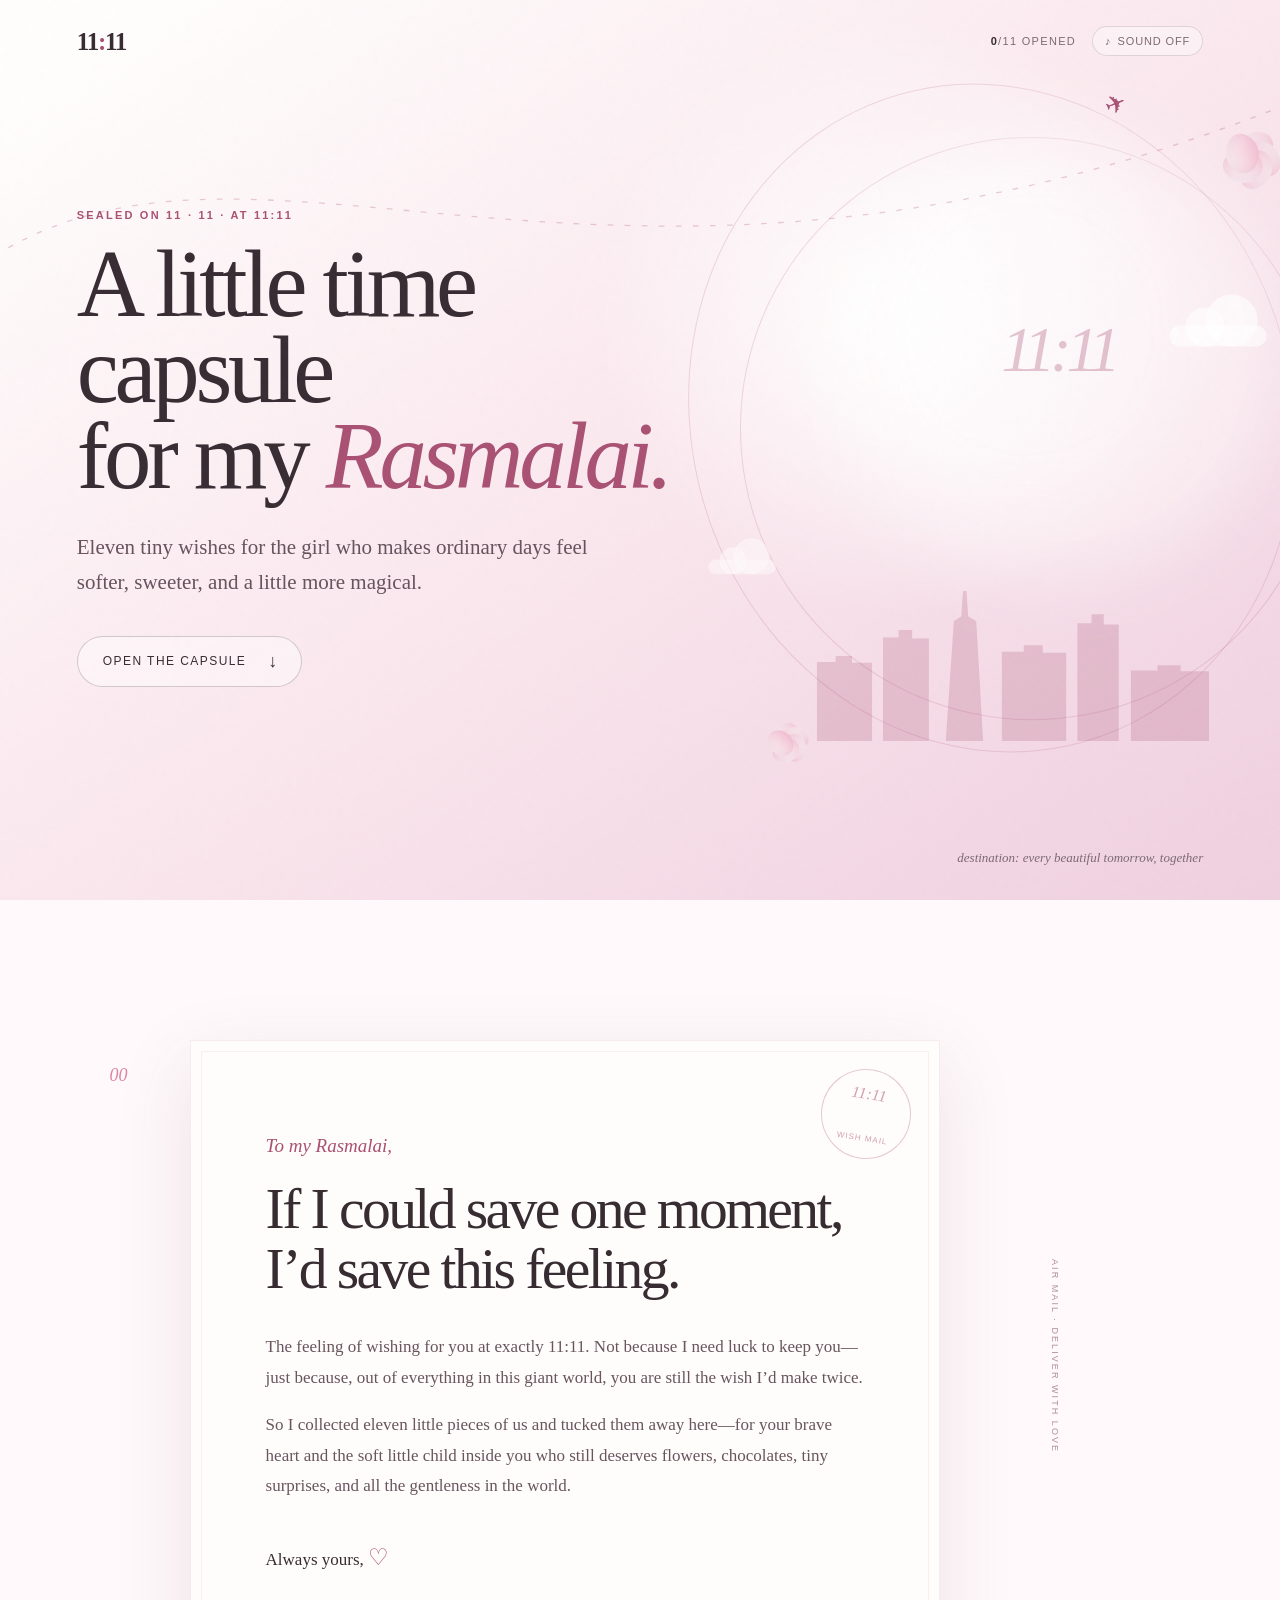
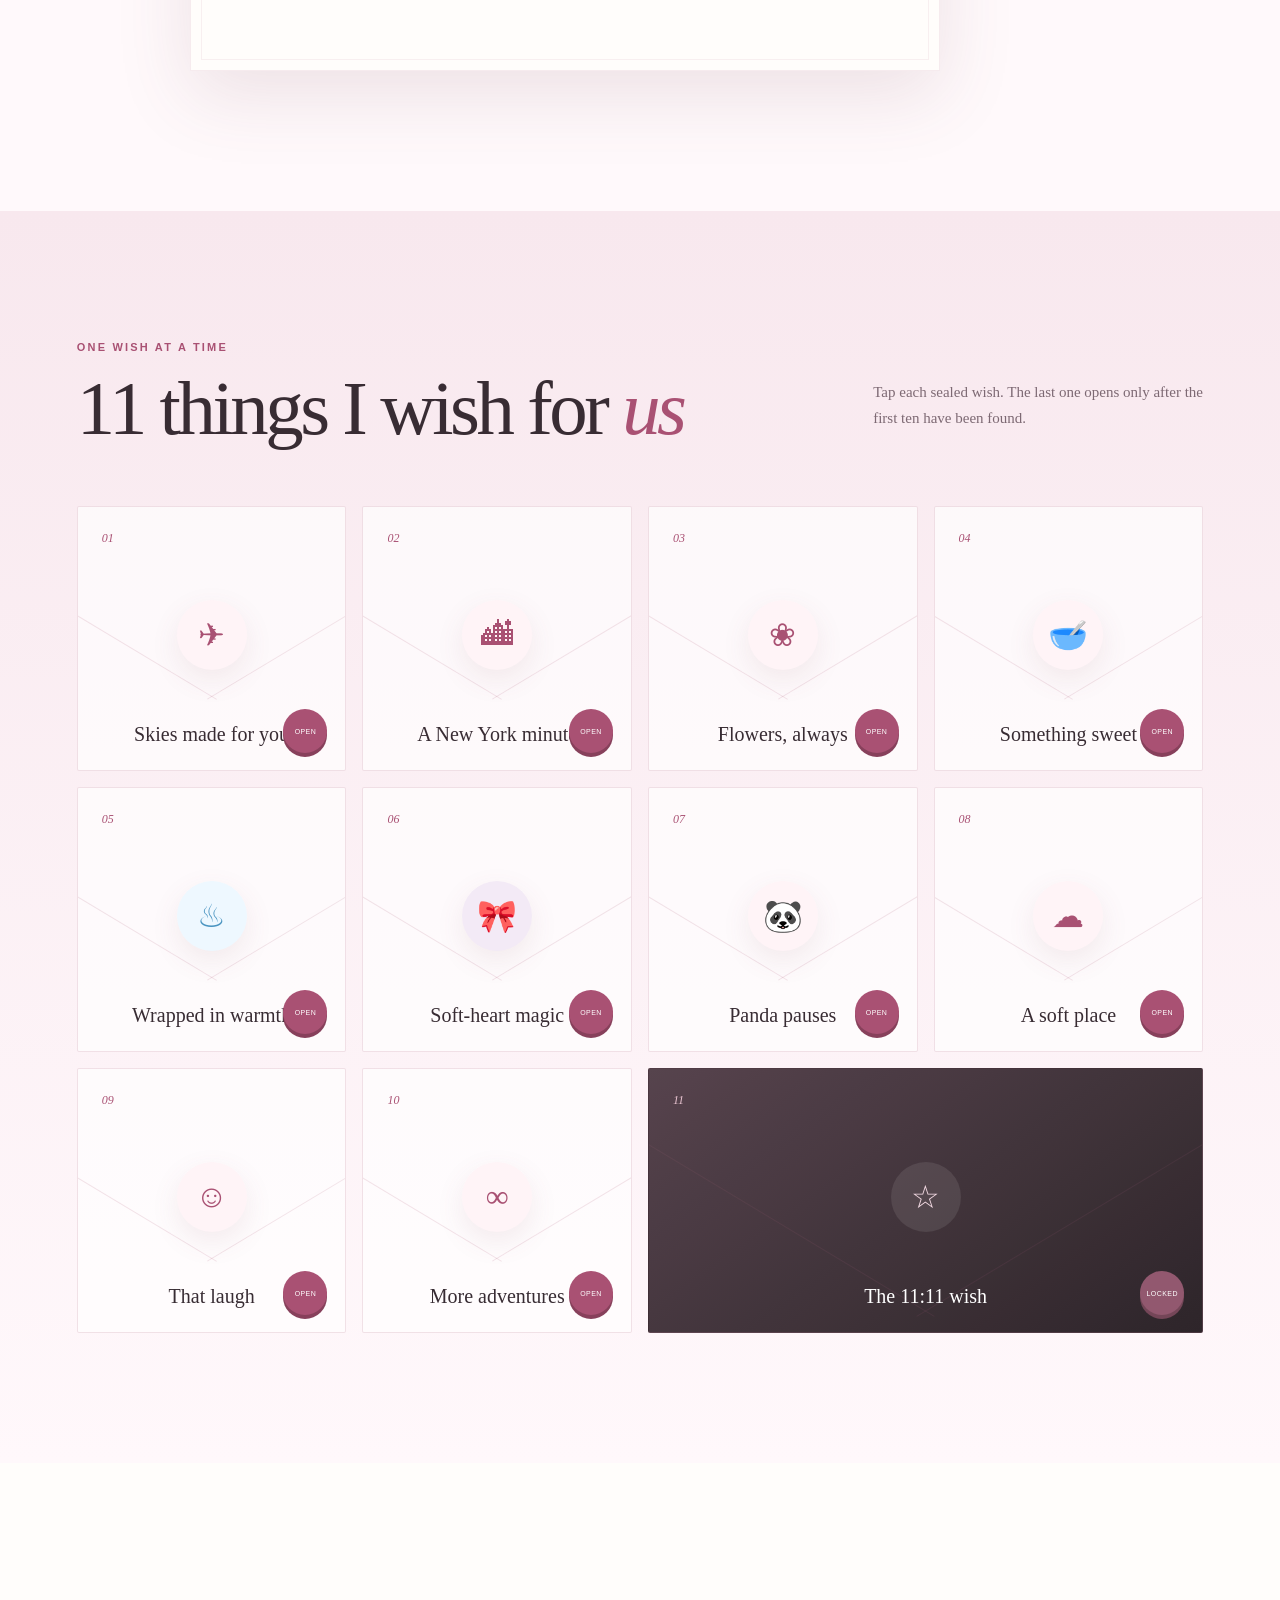
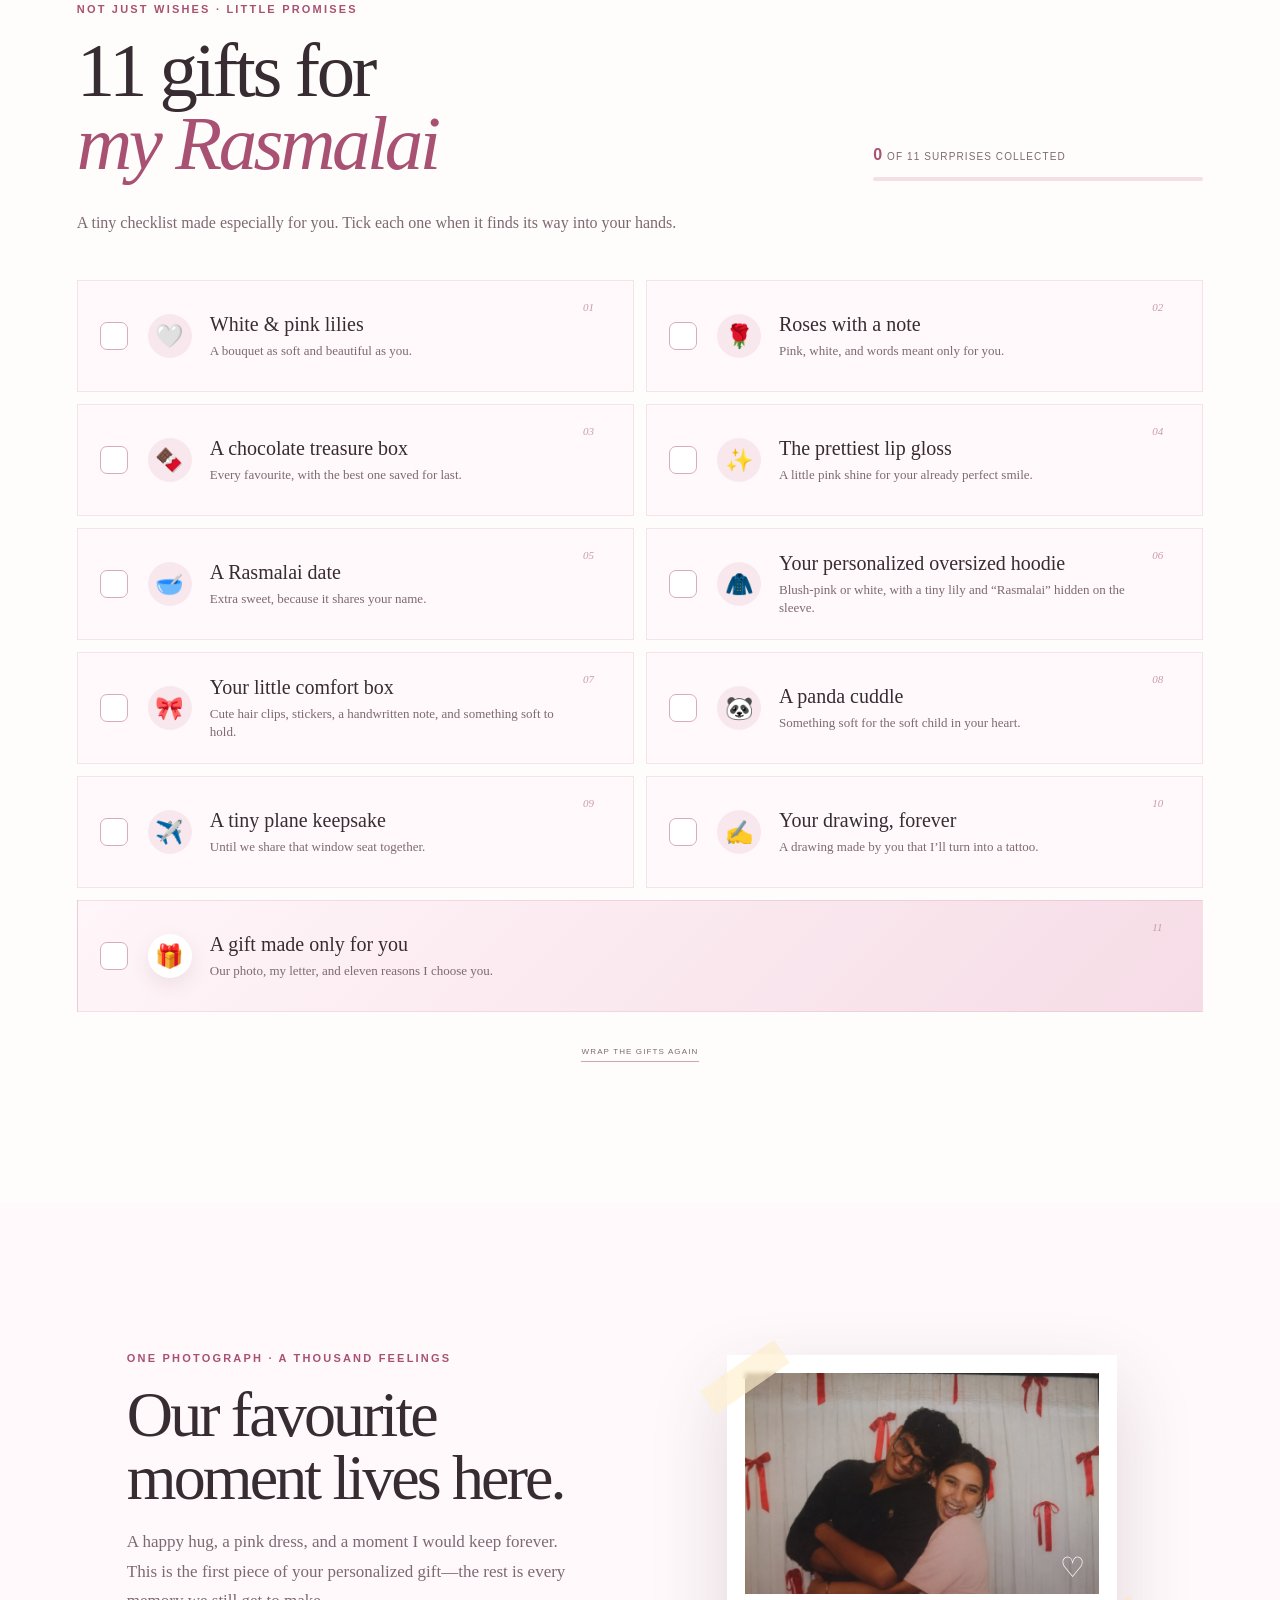
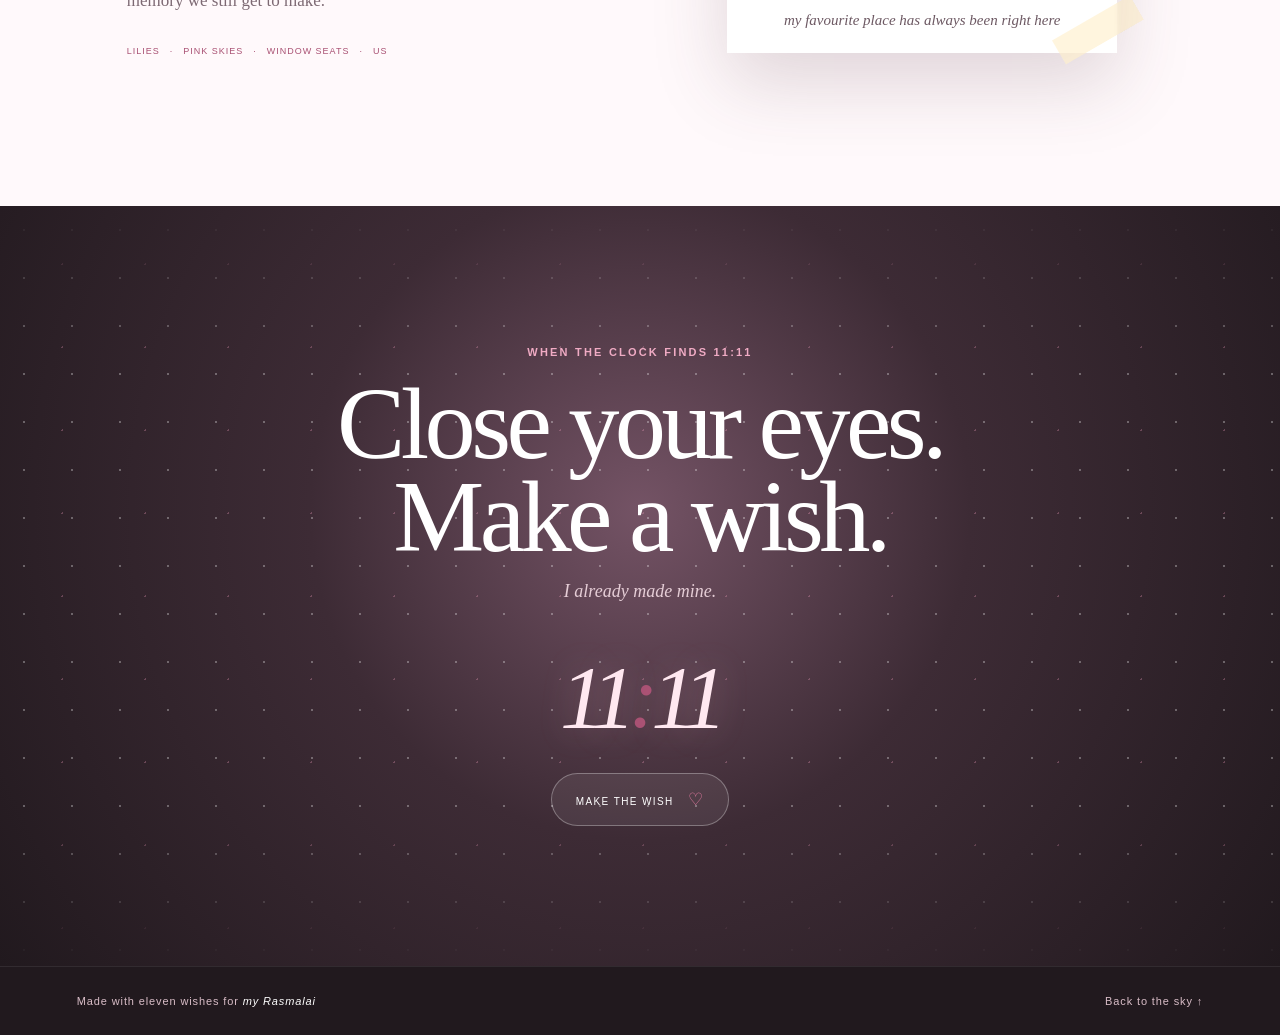
<file: rasmalai-1111/index.html>
<!doctype html>
<html lang="en">
<head>
  <meta charset="utf-8" />
  <meta name="viewport" content="width=device-width, initial-scale=1" />
  <meta name="theme-color" content="#fff7fa" />
  <meta name="description" content="Eleven little wishes, sealed at 11:11, for my Rasmalai." />
  <title>11:11 — For My Rasmalai</title>
  <link rel="stylesheet" href="styles.css" />
</head>
<body>
  <div class="grain" aria-hidden="true"></div>
  <div class="petals" aria-hidden="true"></div>

  <header class="hero" id="top">
    <nav class="nav" aria-label="Main navigation">
      <a class="brand" href="#top">11<span>:</span>11</a>
      <div class="nav-right">
        <span class="opened-count" aria-live="polite"><b id="openedCount">0</b>/11 opened</span>
        <button class="sound-toggle" id="soundToggle" type="button" aria-pressed="false" title="Toggle tiny chimes">
          <span aria-hidden="true">♪</span><span class="sound-label">sound off</span>
        </button>
      </div>
    </nav>

    <div class="flight-path" aria-hidden="true">
      <svg viewBox="0 0 900 260" preserveAspectRatio="none">
        <path d="M-30 220C170 10 420 330 940 36" />
      </svg>
      <span class="paper-plane">✈</span>
    </div>

    <div class="hero-copy">
      <p class="eyebrow">sealed on 11 · 11 · at 11:11</p>
      <h1>A little time capsule<br />for my <em>Rasmalai.</em></h1>
      <p class="intro">Eleven tiny wishes for the girl who makes ordinary days feel softer, sweeter, and a little more magical.</p>
      <a class="primary-button" href="#capsule">Open the capsule <span aria-hidden="true">↓</span></a>
    </div>

    <div class="hero-visual" aria-hidden="true">
      <div class="orbit orbit-one"></div>
      <div class="orbit orbit-two"></div>
      <div class="rose rose-a"><i></i><i></i><i></i><i></i><i></i></div>
      <div class="rose rose-b"><i></i><i></i><i></i><i></i><i></i></div>
      <div class="moon">11:11</div>
      <div class="cloud cloud-one"></div>
      <div class="cloud cloud-two"></div>
      <div class="skyline">
        <span></span><span></span><span class="spire"></span><span></span><span></span><span></span>
      </div>
    </div>

    <p class="hero-note">destination: every beautiful tomorrow, together</p>
  </header>

  <main>
    <section class="letter-section" aria-labelledby="letter-title">
      <div class="section-number">00</div>
      <div class="letter-card">
        <div class="postmark" aria-hidden="true">11:11<br /><span>WISH MAIL</span></div>
        <p class="salutation">To my Rasmalai,</p>
        <h2 id="letter-title">If I could save one moment, I’d save this feeling.</h2>
        <p>The feeling of wishing for you at exactly 11:11. Not because I need luck to keep you—just because, out of everything in this giant world, you are still the wish I’d make twice.</p>
        <p>So I collected eleven little pieces of us and tucked them away here—for your brave heart and the soft little child inside you who still deserves flowers, chocolates, tiny surprises, and all the gentleness in the world.</p>
        <p class="signature">Always yours, <span>♡</span></p>
      </div>
      <div class="side-stamp" aria-hidden="true">AIR MAIL · DELIVER WITH LOVE</div>
    </section>

    <section class="capsule" id="capsule" aria-labelledby="capsule-title">
      <div class="section-heading">
        <div>
          <p class="eyebrow">one wish at a time</p>
          <h2 id="capsule-title">11 things I wish for <em>us</em></h2>
        </div>
        <p>Tap each sealed wish. The last one opens only after the first ten have been found.</p>
      </div>

      <div class="wish-grid" id="wishGrid">
        <button class="wish-card" type="button" data-wish="1" aria-expanded="false">
          <span class="wish-number">01</span><span class="wish-icon">✈</span>
          <span class="wish-title">Skies made for you</span>
          <span class="seal" aria-hidden="true">open</span>
          <span class="wish-message">I wish you windows full of clouds, safe landings, and a hundred reasons to keep looking up.</span>
        </button>
        <button class="wish-card" type="button" data-wish="2" aria-expanded="false">
          <span class="wish-number">02</span><span class="wish-icon">🏙</span>
          <span class="wish-title">A New York minute</span>
          <span class="seal" aria-hidden="true">open</span>
          <span class="wish-message">I wish for us under New York lights—lost in the city, never lost from each other.</span>
        </button>
        <button class="wish-card" type="button" data-wish="3" aria-expanded="false">
          <span class="wish-number">03</span><span class="wish-icon">❀</span>
          <span class="wish-title">Flowers, always</span>
          <span class="seal" aria-hidden="true">open</span>
          <span class="wish-message">Pink roses for your softness, white roses for your heart, and lilies for the quiet beauty you carry everywhere.</span>
        </button>
        <button class="wish-card" type="button" data-wish="4" aria-expanded="false">
          <span class="wish-number">04</span><span class="wish-icon">🥣</span>
          <span class="wish-title">Something sweet</span>
          <span class="seal" aria-hidden="true">open</span>
          <span class="wish-message">I wish every hard day ends with extra Rasmalai—and that I always get to call you mine.</span>
        </button>
        <button class="wish-card" type="button" data-wish="5" aria-expanded="false">
          <span class="wish-number">05</span><span class="wish-icon blue">♨</span>
          <span class="wish-title">Wrapped in warmth</span>
          <span class="seal" aria-hidden="true">open</span>
          <span class="wish-message">I wish you always have something warm to wrap around you—and a reminder that my care goes wherever you go.</span>
        </button>
        <button class="wish-card" type="button" data-wish="6" aria-expanded="false">
          <span class="wish-number">06</span><span class="wish-icon dark">🎀</span>
          <span class="wish-title">Soft-heart magic</span>
          <span class="seal" aria-hidden="true">open</span>
          <span class="wish-message">I wish the soft, playful child inside you always feels safe enough to laugh loudly, dream freely, and stay wonderfully you.</span>
        </button>
        <button class="wish-card" type="button" data-wish="7" aria-expanded="false">
          <span class="wish-number">07</span><span class="wish-icon">🐼</span>
          <span class="wish-title">Panda pauses</span>
          <span class="seal" aria-hidden="true">open</span>
          <span class="wish-message">Slow mornings, warm hugs, sleepy calls, and all the peaceful nothing-times that become everything.</span>
        </button>
        <button class="wish-card" type="button" data-wish="8" aria-expanded="false">
          <span class="wish-number">08</span><span class="wish-icon">☁</span>
          <span class="wish-title">A soft place</span>
          <span class="seal" aria-hidden="true">open</span>
          <span class="wish-message">I wish I can always be a safe place for your loud dreams, quiet fears, and the soft little child inside you who deserves to feel protected and adored.</span>
        </button>
        <button class="wish-card" type="button" data-wish="9" aria-expanded="false">
          <span class="wish-number">09</span><span class="wish-icon">☺</span>
          <span class="wish-title">That laugh</span>
          <span class="seal" aria-hidden="true">open</span>
          <span class="wish-message">I wish for a lifetime of the laugh that makes my favourite person even more beautiful.</span>
        </button>
        <button class="wish-card" type="button" data-wish="10" aria-expanded="false">
          <span class="wish-number">10</span><span class="wish-icon">∞</span>
          <span class="wish-title">More adventures</span>
          <span class="seal" aria-hidden="true">open</span>
          <span class="wish-message">Boarding passes, tiny cafés, wrong turns, photos, stories—and always another adventure waiting.</span>
        </button>
        <button class="wish-card final-wish locked" type="button" data-wish="11" aria-expanded="false" aria-disabled="true">
          <span class="wish-number">11</span><span class="wish-icon">☆</span>
          <span class="wish-title">The 11:11 wish</span>
          <span class="seal" aria-hidden="true">locked</span>
          <span class="wish-message">My final wish is simple: in every city, every sky, and every life that follows—let there still be an us.</span>
        </button>
      </div>
    </section>

    <section class="gifts-section" id="gifts" aria-labelledby="gifts-title">
      <div class="gift-heading">
        <div>
          <p class="eyebrow">not just wishes · little promises</p>
          <h2 id="gifts-title">11 gifts for <em>my Rasmalai</em></h2>
        </div>
        <div class="gift-progress" aria-live="polite">
          <span><b id="giftCount">0</b> of 11 surprises collected</span>
          <div class="progress-track"><i id="giftProgress"></i></div>
        </div>
      </div>

      <p class="gift-intro">A tiny checklist made especially for you. Tick each one when it finds its way into your hands.</p>

      <div class="gift-list" id="giftList">
        <label class="gift-item"><input type="checkbox" data-gift="1" /><span class="gift-check">✓</span><span class="gift-emoji">🤍</span><span><b>White & pink lilies</b><small>A bouquet as soft and beautiful as you.</small></span><i>01</i></label>
        <label class="gift-item"><input type="checkbox" data-gift="2" /><span class="gift-check">✓</span><span class="gift-emoji">🌹</span><span><b>Roses with a note</b><small>Pink, white, and words meant only for you.</small></span><i>02</i></label>
        <label class="gift-item"><input type="checkbox" data-gift="3" /><span class="gift-check">✓</span><span class="gift-emoji">🍫</span><span><b>A chocolate treasure box</b><small>Every favourite, with the best one saved for last.</small></span><i>03</i></label>
        <label class="gift-item"><input type="checkbox" data-gift="4" /><span class="gift-check">✓</span><span class="gift-emoji">✨</span><span><b>The prettiest lip gloss</b><small>A little pink shine for your already perfect smile.</small></span><i>04</i></label>
        <label class="gift-item"><input type="checkbox" data-gift="5" /><span class="gift-check">✓</span><span class="gift-emoji">🥣</span><span><b>A Rasmalai date</b><small>Extra sweet, because it shares your name.</small></span><i>05</i></label>
        <label class="gift-item"><input type="checkbox" data-gift="6" /><span class="gift-check">✓</span><span class="gift-emoji">🧥</span><span><b>Your personalized oversized hoodie</b><small>Blush-pink or white, with a tiny lily and “Rasmalai” hidden on the sleeve.</small></span><i>06</i></label>
        <label class="gift-item"><input type="checkbox" data-gift="7" /><span class="gift-check">✓</span><span class="gift-emoji">🎀</span><span><b>Your little comfort box</b><small>Cute hair clips, stickers, a handwritten note, and something soft to hold.</small></span><i>07</i></label>
        <label class="gift-item"><input type="checkbox" data-gift="8" /><span class="gift-check">✓</span><span class="gift-emoji">🐼</span><span><b>A panda cuddle</b><small>Something soft for the soft child in your heart.</small></span><i>08</i></label>
        <label class="gift-item"><input type="checkbox" data-gift="9" /><span class="gift-check">✓</span><span class="gift-emoji">✈️</span><span><b>A tiny plane keepsake</b><small>Until we share that window seat together.</small></span><i>09</i></label>
        <label class="gift-item"><input type="checkbox" data-gift="10" /><span class="gift-check">✓</span><span class="gift-emoji">✍️</span><span><b>Your drawing, forever</b><small>A drawing made by you that I’ll turn into a tattoo.</small></span><i>10</i></label>
        <label class="gift-item special-gift"><input type="checkbox" data-gift="11" /><span class="gift-check">✓</span><span class="gift-emoji">🎁</span><span><b>A gift made only for you</b><small>Our photo, my letter, and eleven reasons I choose you.</small></span><i>11</i></label>
      </div>

      <div class="gift-finale" id="giftFinale" role="status" aria-live="polite">
        <span>11/11</span>
        <p>Every gift is yours, but the most personal one is this promise:</p>
        <strong>I’ll always protect the softness in you. ♡</strong>
      </div>
      <button class="reset-gifts" id="resetGifts" type="button">Wrap the gifts again</button>
    </section>

    <section class="memory-section" aria-labelledby="memory-title">
      <div class="memory-copy">
        <p class="eyebrow">one photograph · a thousand feelings</p>
        <h2 id="memory-title">Our favourite moment lives here.</h2>
        <p>A happy hug, a pink dress, and a moment I would keep forever. This is the first piece of your personalized gift—the rest is every memory we still get to make.</p>
        <div class="tiny-list">
          <span>lilies</span><i>·</i><span>pink skies</span><i>·</i><span>window seats</span><i>·</i><span>us</span>
        </div>
      </div>
      <div class="photo-wrap">
        <div class="tape tape-one"></div>
        <div class="tape tape-two"></div>
        <div class="photo-frame">
          <div class="photo-placeholder has-photo">
            <img class="our-photo" src="assets/our-photo.png" alt="Us sharing a happy hug together" />
            <span class="photo-heart" aria-hidden="true">♡</span>
          </div>
          <p class="photo-caption">my favourite place has always been right here</p>
        </div>
      </div>
    </section>

    <section class="forever" id="forever" aria-labelledby="forever-title">
      <div class="stars" aria-hidden="true"></div>
      <p class="eyebrow">when the clock finds 11:11</p>
      <h2 id="forever-title">Close your eyes.<br />Make a wish.</h2>
      <p>I already made mine.</p>
      <div class="clock" aria-label="Eleven eleven">11<span>:</span>11</div>
      <button class="wish-button" id="wishButton" type="button">Make the wish <span>♡</span></button>
      <div class="wish-reveal" id="wishReveal" role="status" aria-live="polite">
        <p>Wish saved for the future:</p>
        <strong>“You. Me. New York. A window seat.<br />And every tomorrow after that.”</strong>
      </div>
    </section>
  </main>

  <footer>
    <p>Made with eleven wishes for <em>my Rasmalai</em></p>
    <a href="#top">Back to the sky ↑</a>
  </footer>

  <div class="toast" id="toast" role="status" aria-live="polite"></div>
  <script src="script.js"></script>
</body>
</html>
</file>
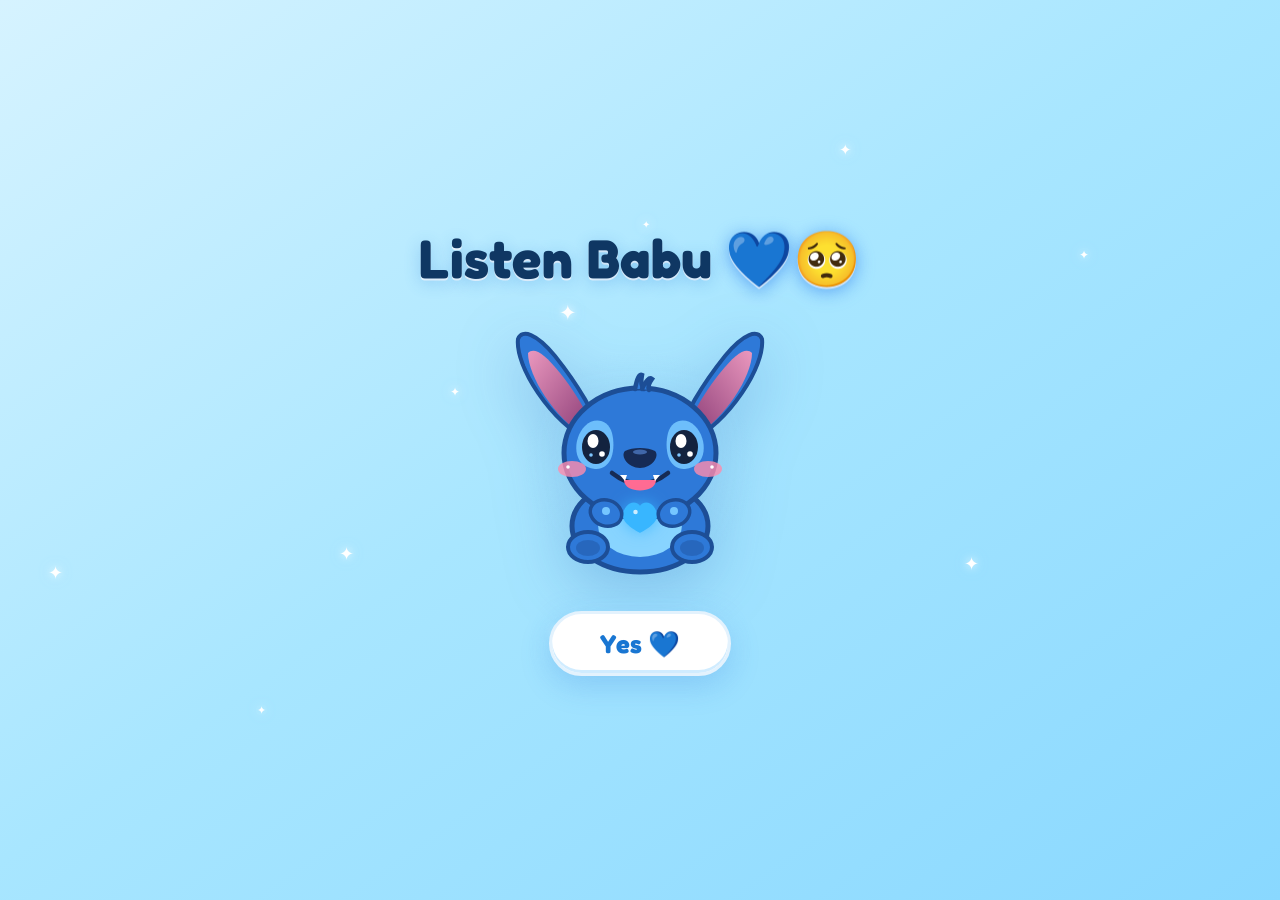
<file: index1.html>
<!DOCTYPE html>
<html lang="en">

<head>
  <meta charset="UTF-8">
  <meta name="viewport" content="width=device-width, initial-scale=1.0, maximum-scale=1.0, user-scalable=no">
  <title>Listen Babu 💙🥺</title>

  <!-- Cute Google Fonts -->
  <link rel="preconnect" href="https://fonts.googleapis.com">
  <link rel="preconnect" href="https://fonts.gstatic.com" crossorigin>
  <link
    href="https://fonts.googleapis.com/css2?family=Fredoka:wght@400;500;600;700&family=Nunito:wght@600;700;800;900&display=swap"
    rel="stylesheet">

  <style>
    :root {
      --bg-start: #D6F3FF;
      --bg-mid: #A8E6FF;
      --bg-end: #89D8FF;
      --stitch-blue: #3A86FF;
      --stitch-dark-blue: #1D54B8;
      --stitch-light-blue: #A2E0FF;
      --stitch-pink: #FF85A2;
      --stitch-nose: #162B55;
      --text-blue: #133D6B;
      --glow-blue: rgba(58, 134, 255, 0.35);
      --white: #FFFFFF;
      --shadow-soft: 0 10px 30px rgba(43, 120, 212, 0.22);
      --shadow-hover: 0 16px 36px rgba(43, 120, 212, 0.38);
    }

    * {
      margin: 0;
      padding: 0;
      box-sizing: border-box;
      user-select: none;
      -webkit-user-select: none;
    }

    html,
    body {
      width: 100%;
      height: 100%;
      overflow: hidden;
      font-family: 'Fredoka', 'Nunito', -apple-system, BlinkMacSystemFont, "Segoe UI", Roboto, cursive, sans-serif;
      background: linear-gradient(145deg, var(--bg-start) 0%, var(--bg-mid) 48%, var(--bg-end) 100%);
      color: var(--text-blue);
    }

    /* Fullscreen Wrapper */
    .app-container {
      position: relative;
      width: 100%;
      height: 100%;
      display: flex;
      flex-direction: column;
      justify-content: center;
      align-items: center;
      transition: filter 0.4s ease, transform 0.4s ease;
      z-index: 10;
      padding: 16px;
    }

    /* Ambient Background Elements (Floating Bubbles, Hearts, Sparkles) */
    .background-decorations {
      position: fixed;
      top: 0;
      left: 0;
      width: 100%;
      height: 100%;
      pointer-events: none;
      overflow: hidden;
      z-index: 1;
    }

    .ambient-item {
      position: absolute;
      opacity: 0;
      animation: floatDrift 8s infinite ease-in-out;
    }

    .bubble {
      position: absolute;
      border-radius: 50%;
      background: radial-gradient(circle at 30% 30%, rgba(255, 255, 255, 0.85), rgba(162, 224, 255, 0.45) 60%, rgba(58, 134, 255, 0.25) 100%);
      box-shadow: inset -2px -2px 6px rgba(58, 134, 255, 0.25), 0 4px 10px rgba(0, 160, 255, 0.15);
      border: 1px solid rgba(255, 255, 255, 0.7);
      animation: bubbleRise 9s infinite linear;
      opacity: 0;
    }

    @keyframes floatDrift {
      0% {
        transform: translateY(105vh) scale(0.6) rotate(-10deg);
        opacity: 0;
      }

      15% {
        opacity: 0.8;
      }

      80% {
        opacity: 0.8;
      }

      100% {
        transform: translateY(-12vh) scale(1.15) rotate(20deg);
        opacity: 0;
      }
    }

    @keyframes bubbleRise {
      0% {
        transform: translateY(105vh) translateX(0) scale(0.6);
        opacity: 0;
      }

      20% {
        opacity: 0.75;
        transform: translateY(80vh) translateX(15px) scale(0.85);
      }

      50% {
        transform: translateY(45vh) translateX(-15px) scale(1);
      }

      80% {
        opacity: 0.75;
        transform: translateY(15vh) translateX(10px) scale(1.05);
      }

      100% {
        transform: translateY(-10vh) translateX(-5px) scale(1.1);
        opacity: 0;
      }
    }

    @keyframes twinkleSparkle {

      0%,
      100% {
        transform: scale(0.3) rotate(0deg);
        opacity: 0.2;
      }

      50% {
        transform: scale(1.25) rotate(45deg);
        opacity: 0.95;
      }
    }

    .twinkle-star {
      position: absolute;
      color: #FFFFFF;
      text-shadow: 0 0 8px rgba(255, 255, 255, 0.9), 0 0 15px rgba(160, 230, 255, 0.8);
      animation: twinkleSparkle 3.5s infinite ease-in-out;
    }

    /* Main Content Layout */
    .content-box {
      display: flex;
      flex-direction: column;
      align-items: center;
      justify-content: center;
      text-align: center;
      gap: 20px;
      z-index: 20;
    }

    /* Cute Dreamy Heading */
    .title {
      font-size: clamp(2.1rem, 5.8vw, 3.4rem);
      font-weight: 700;
      color: #0F3763;
      text-shadow: 0 4px 16px rgba(45, 130, 220, 0.3), 0 2px 0 rgba(255, 255, 255, 0.9);
      letter-spacing: 0.5px;
      animation: gentlePulse 3.5s ease-in-out infinite;
      display: flex;
      align-items: center;
      gap: 12px;
    }

    .title .heart-emoji {
      display: inline-block;
      animation: babyPulse 1.5s ease-in-out infinite;
      filter: drop-shadow(0 2px 8px rgba(58, 134, 255, 0.4));
    }

    @keyframes gentlePulse {

      0%,
      100% {
        transform: scale(1);
      }

      50% {
        transform: scale(1.025);
      }
    }

    @keyframes babyPulse {

      0%,
      100% {
        transform: scale(1);
      }

      50% {
        transform: scale(1.22) rotate(4deg);
      }
    }

    /* Stitch Character Wrapper */
    .stitch-wrapper {
      position: relative;
      width: clamp(210px, 35vw, 280px);
      height: clamp(210px, 35vw, 280px);
      display: flex;
      align-items: center;
      justify-content: center;
      animation: stitchFloat 4s ease-in-out infinite;
      filter: drop-shadow(0 16px 30px rgba(28, 90, 175, 0.28));
    }

    .stitch-svg {
      width: 100%;
      height: 100%;
      animation: stitchBreathe 4s ease-in-out infinite;
      transform-origin: center bottom;
    }

    /* Stitch Ear Wiggle Animations */
    .ear-left {
      transform-origin: 85px 125px;
      animation: earWiggleLeft 5s ease-in-out infinite;
    }

    .ear-right {
      transform-origin: 195px 125px;
      animation: earWiggleRight 5s ease-in-out infinite;
    }

    @keyframes earWiggleLeft {

      0%,
      75%,
      100% {
        transform: rotate(0deg);
      }

      80% {
        transform: rotate(-7deg);
      }

      85% {
        transform: rotate(4deg);
      }

      90% {
        transform: rotate(-4deg);
      }

      95% {
        transform: rotate(0deg);
      }
    }

    @keyframes earWiggleRight {

      0%,
      75%,
      100% {
        transform: rotate(0deg);
      }

      80% {
        transform: rotate(7deg);
      }

      85% {
        transform: rotate(-4deg);
      }

      90% {
        transform: rotate(4deg);
      }

      95% {
        transform: rotate(0deg);
      }
    }

    @keyframes stitchFloat {

      0%,
      100% {
        transform: translateY(0px) rotate(0deg);
      }

      25% {
        transform: translateY(-9px) rotate(-1.5deg);
      }

      75% {
        transform: translateY(6px) rotate(1.5deg);
      }
    }

    @keyframes stitchBreathe {

      0%,
      100% {
        transform: scale(1, 1);
      }

      50% {
        transform: scale(1.03, 0.975);
      }
    }

    /* Yes Button */
    .btn-yes {
      position: relative;
      background: var(--white);
      color: #1976D2;
      border: 3px solid #E3F2FD;
      outline: none;
      padding: 14px 48px;
      font-size: clamp(1.3rem, 3.4vw, 1.6rem);
      font-family: inherit;
      font-weight: 700;
      border-radius: 50px;
      cursor: pointer;
      box-shadow: var(--shadow-soft), 0 0 20px rgba(162, 224, 255, 0.5), inset 0 -3px 0 #d0ecff;
      transition: all 0.25s cubic-bezier(0.34, 1.56, 0.64, 1);
      display: flex;
      align-items: center;
      gap: 12px;
    }

    .btn-yes:hover {
      transform: translateY(-6px) scale(1.06);
      box-shadow: var(--shadow-hover), 0 0 30px rgba(58, 134, 255, 0.4), inset 0 -3px 0 #d0ecff;
      background: #FFFFFF;
      color: #0D47A1;
      border-color: #FFFFFF;
    }

    .btn-yes:active {
      transform: translateY(2px) scale(0.96);
      box-shadow: 0 6px 14px rgba(43, 120, 212, 0.3);
    }

    /* Modal Overlay */
    .modal-overlay {
      position: fixed;
      top: 0;
      left: 0;
      width: 100%;
      height: 100%;
      background: rgba(12, 36, 68, 0.38);
      backdrop-filter: blur(10px);
      -webkit-backdrop-filter: blur(10px);
      display: flex;
      align-items: center;
      justify-content: center;
      opacity: 0;
      visibility: hidden;
      transition: opacity 0.4s ease, visibility 0.4s ease;
      z-index: 100;
      padding: 20px;
    }

    .modal-overlay.active {
      opacity: 1;
      visibility: visible;
    }

    /* Modal Card */
    .modal-card {
      position: relative;
      background: rgba(255, 255, 255, 0.94);
      backdrop-filter: blur(20px);
      -webkit-backdrop-filter: blur(20px);
      border: 3px solid rgba(255, 255, 255, 0.95);
      border-radius: 38px;
      padding: clamp(28px, 6vw, 44px) clamp(22px, 5vw, 36px);
      width: 100%;
      max-width: 450px;
      text-align: center;
      box-shadow: 0 28px 65px rgba(18, 62, 125, 0.3), 0 0 40px rgba(162, 224, 255, 0.5);
      transform: scale(0.7) translateY(25px);
      opacity: 0;
      transition: transform 0.45s cubic-bezier(0.34, 1.56, 0.64, 1), opacity 0.35s ease;
      display: flex;
      flex-direction: column;
      align-items: center;
      gap: 18px;
      overflow: hidden;
    }

    .modal-overlay.active .modal-card {
      transform: scale(1) translateY(0);
      opacity: 1;
    }

    .modal-overlay.closing .modal-card {
      transform: scale(0.85) translateY(18px);
      opacity: 0;
    }

    /* Modal Title */
    .modal-title {
      font-size: clamp(1.6rem, 4.6vw, 2.15rem);
      font-weight: 700;
      color: #0F3763;
      line-height: 1.35;
      text-shadow: 0 2px 6px rgba(45, 130, 220, 0.2);
    }

    /* Glowing Beating Heart Section */
    .heart-stage {
      position: relative;
      width: 100px;
      height: 90px;
      display: flex;
      align-items: center;
      justify-content: center;
      margin: 4px 0;
    }

    .glowing-heart {
      width: 64px;
      height: 64px;
      animation: heartbeatPulse 0.95s infinite ease-in-out;
      filter: drop-shadow(0 0 16px rgba(33, 150, 243, 0.75)) drop-shadow(0 0 32px rgba(66, 165, 245, 0.45));
      transform-origin: center center;
    }

    @keyframes heartbeatPulse {
      0% {
        transform: scale(1);
        filter: drop-shadow(0 0 12px rgba(33, 150, 243, 0.6));
      }

      15% {
        transform: scale(1.26);
        filter: drop-shadow(0 0 24px rgba(33, 150, 243, 0.95)) drop-shadow(0 0 40px rgba(100, 181, 246, 0.7));
      }

      30% {
        transform: scale(1.05);
        filter: drop-shadow(0 0 14px rgba(33, 150, 243, 0.7));
      }

      45% {
        transform: scale(1.2);
        filter: drop-shadow(0 0 20px rgba(33, 150, 243, 0.85));
      }

      65%,
      100% {
        transform: scale(1);
        filter: drop-shadow(0 0 12px rgba(33, 150, 243, 0.6));
      }
    }

    /* Orbiting floating hearts around the main heart */
    .orbit-heart {
      position: absolute;
      font-size: 14px;
      opacity: 0.85;
      animation: orbitFloat 3s infinite ease-in-out;
    }

    .orbit-heart:nth-child(1) {
      top: 0;
      left: 12px;
      animation-delay: 0s;
    }

    .orbit-heart:nth-child(2) {
      top: 5px;
      right: 10px;
      animation-delay: 0.8s;
      font-size: 18px;
    }

    .orbit-heart:nth-child(3) {
      bottom: 6px;
      left: 16px;
      animation-delay: 1.5s;
      font-size: 12px;
    }

    .orbit-heart:nth-child(4) {
      bottom: 10px;
      right: 14px;
      animation-delay: 2.2s;
      font-size: 15px;
    }

    @keyframes orbitFloat {

      0%,
      100% {
        transform: translateY(0px) scale(0.9);
        opacity: 0.5;
      }

      50% {
        transform: translateY(-8px) scale(1.2);
        opacity: 0.95;
      }
    }

    /* Mini Smiling Stitch Face */
    .mini-stitch-box {
      width: 95px;
      height: 75px;
      margin: 0 auto;
      filter: drop-shadow(0 6px 14px rgba(28, 90, 175, 0.2));
      animation: miniStitchWiggle 3.2s ease-in-out infinite;
    }

    @keyframes miniStitchWiggle {

      0%,
      100% {
        transform: rotate(0deg) scale(1);
      }

      25% {
        transform: rotate(-4deg) scale(1.04);
      }

      75% {
        transform: rotate(4deg) scale(1.04);
      }
    }

    /* Close Button (Okayyy 💙) */
    .btn-close {
      background: linear-gradient(135deg, #42A5F5, #1E88E5);
      color: var(--white);
      border: none;
      outline: none;
      padding: 12px 40px;
      font-size: 1.25rem;
      font-family: inherit;
      font-weight: 700;
      border-radius: 50px;
      cursor: pointer;
      box-shadow: 0 8px 22px rgba(30, 136, 229, 0.38), inset 0 2px 0 rgba(255, 255, 255, 0.4);
      transition: all 0.22s cubic-bezier(0.34, 1.56, 0.64, 1);
      letter-spacing: 0.4px;
    }

    .btn-close:hover {
      transform: translateY(-3px) scale(1.06);
      box-shadow: 0 12px 28px rgba(30, 136, 229, 0.5);
      background: linear-gradient(135deg, #64B5F6, #1976D2);
    }

    .btn-close:active {
      transform: translateY(1px) scale(0.96);
    }

    /* Confetti Particle on Click */
    .burst-particle {
      position: fixed;
      pointer-events: none;
      z-index: 150;
      animation: particleBurst 1.25s forwards cubic-bezier(0.12, 0.84, 0.4, 1);
    }

    @keyframes particleBurst {
      0% {
        transform: translate(0, 0) scale(0.4) rotate(0deg);
        opacity: 1;
      }

      100% {
        transform: translate(var(--tx), var(--ty)) scale(1.35) rotate(var(--rot));
        opacity: 0;
      }
    }
  </style>
</head>

<body>

  <!-- Floating Ambient Bubbles, Hearts & Sparkles -->
  <div class="background-decorations" id="bgDecorations"></div>

  <!-- Main View -->
  <main class="app-container" id="appContainer">
    <div class="content-box">
      <!-- Heading -->
      <h1 class="title">
        Listen Babu <span class="heart-emoji">💙🥺</span>
      </h1>

      <!-- Cute Stitch Character SVG -->
      <div class="stitch-wrapper" aria-label="Cute Kawaii Stitch">
        <svg class="stitch-svg" viewBox="0 0 280 260" fill="none" xmlns="http://www.w3.org/2000/svg">
          <defs>
            <!-- Stitch Ear Pink Gradient -->
            <linearGradient id="earInnerGradLeft" x1="0%" y1="0%" x2="100%" y2="100%">
              <stop offset="0%" stop-color="#FF9BBB" />
              <stop offset="100%" stop-color="#8C2D65" />
            </linearGradient>
            <linearGradient id="earInnerGradRight" x1="100%" y1="0%" x2="0%" y2="100%">
              <stop offset="0%" stop-color="#FF9BBB" />
              <stop offset="100%" stop-color="#8C2D65" />
            </linearGradient>
            <!-- Blue Glow Radial -->
            <radialGradient id="stitchGlow" cx="50%" cy="50%" r="50%">
              <stop offset="0%" stop-color="rgba(162, 224, 255, 0.5)" />
              <stop offset="100%" stop-color="rgba(162, 224, 255, 0)" />
            </radialGradient>
          </defs>

          <!-- Soft Aura Glow behind Stitch -->
          <circle cx="140" cy="145" r="115" fill="url(#stitchGlow)" />

          <!-- Stitch Left Ear (Wiggle Animation) -->
          <g class="ear-left">
            <!-- Outer Ear -->
            <path d="M 90 120 C 50 100 15 45 18 18 C 22 8 36 12 55 35 C 75 60 98 95 105 125 Z" fill="#2E79D8"
              stroke="#1D4E96" stroke-width="4" stroke-linejoin="round" />
            <!-- Ear Notch (Classic Stitch notch) -->
            <path d="M 32 30 C 38 34 39 42 33 46 C 26 51 22 42 27 34" fill="#2E79D8" />
            <!-- Inner Ear Pink -->
            <path d="M 85 115 C 55 98 28 55 28 32 C 34 26 44 32 60 52 C 76 72 92 98 96 120 Z"
              fill="url(#earInnerGradLeft)" opacity="0.9" />
          </g>

          <!-- Stitch Right Ear (Wiggle Animation) -->
          <g class="ear-right">
            <!-- Outer Ear -->
            <path d="M 190 120 C 230 100 265 45 262 18 C 258 8 244 12 225 35 C 205 60 182 95 175 125 Z" fill="#2E79D8"
              stroke="#1D4E96" stroke-width="4" stroke-linejoin="round" />
            <!-- Inner Ear Pink -->
            <path d="M 195 115 C 225 98 252 55 252 32 C 246 26 236 32 220 52 C 204 72 188 98 184 120 Z"
              fill="url(#earInnerGradRight)" opacity="0.9" />
          </g>

          <!-- Stitch Body (Chubby Cute sitting pose) -->
          <ellipse cx="140" cy="205" rx="68" ry="46" fill="#2E79D8" stroke="#1D4E96" stroke-width="5" />
          <!-- Light Blue Tummy Patch -->
          <ellipse cx="140" cy="204" rx="42" ry="32" fill="#88D4FF" />

          <!-- Stitch Feet / Paws -->
          <ellipse cx="88" cy="226" rx="20" ry="15" fill="#2E79D8" stroke="#1D4E96" stroke-width="4" />
          <ellipse cx="88" cy="227" rx="12" ry="8" fill="#1D4E96" opacity="0.4" />
          <ellipse cx="192" cy="226" rx="20" ry="15" fill="#2E79D8" stroke="#1D4E96" stroke-width="4" />
          <ellipse cx="192" cy="227" rx="12" ry="8" fill="#1D4E96" opacity="0.4" />

          <!-- Stitch Head -->
          <ellipse cx="140" cy="132" rx="76" ry="65" fill="#2E79D8" stroke="#1D4E96" stroke-width="5" />

          <!-- Tufts of Hair on Head -->
          <path d="M 135 68 Q 138 52 142 54 Q 140 64 144 68" stroke="#1D4E96" stroke-width="4.5" stroke-linecap="round"
            fill="#2E79D8" />
          <path d="M 142 68 Q 148 55 152 58 Q 147 65 149 69" stroke="#1D4E96" stroke-width="4.5" stroke-linecap="round"
            fill="#2E79D8" />

          <!-- Eye Surrounds (Lighter Blue eye patches) -->
          <path d="M 85 105 C 72 118 72 146 95 148 C 112 149 116 128 112 112 C 108 98 94 96 85 105 Z" fill="#75C6FF"
            opacity="0.9" />
          <path d="M 195 105 C 208 118 208 146 185 148 C 168 149 164 128 168 112 C 172 98 186 96 195 105 Z"
            fill="#75C6FF" opacity="0.9" />

          <!-- Big Shiny Eyes -->
          <!-- Left Eye -->
          <ellipse cx="96" cy="126" rx="14" ry="17" fill="#13233F" />
          <ellipse cx="93" cy="120" rx="5.5" ry="7" fill="#FFFFFF" />
          <circle cx="102" cy="133" r="2.8" fill="#FFFFFF" />
          <circle cx="91" cy="134" r="1.8" fill="#7EC6FF" />

          <!-- Right Eye -->
          <ellipse cx="184" cy="126" rx="14" ry="17" fill="#13233F" />
          <ellipse cx="181" cy="120" rx="5.5" ry="7" fill="#FFFFFF" />
          <circle cx="190" cy="133" r="2.8" fill="#FFFFFF" />
          <circle cx="179" cy="134" r="1.8" fill="#7EC6FF" />

          <!-- Rosy Cheeks -->
          <ellipse cx="72" cy="148" rx="14" ry="8" fill="#FF8CAE" opacity="0.8" />
          <ellipse cx="208" cy="148" rx="14" ry="8" fill="#FF8CAE" opacity="0.8" />
          <!-- Cheek Sparkle Highlights -->
          <circle cx="68" cy="146" r="1.8" fill="#FFFFFF" />
          <circle cx="212" cy="146" r="1.8" fill="#FFFFFF" />

          <!-- Big Cute Stitch Blue-Black Nose -->
          <path d="M 125 130 C 132 126 148 126 155 130 C 160 135 152 147 140 147 C 128 147 120 135 125 130 Z"
            fill="#162B55" />
          <!-- Nose Bridge Highlight -->
          <ellipse cx="140" cy="131" rx="7" ry="2.5" fill="#4B77BE" opacity="0.8" />

          <!-- Happy Stitch Smile -->
          <path d="M 112 152 Q 140 174 168 152" stroke="#162B55" stroke-width="4.5" stroke-linecap="round"
            fill="none" />
          <!-- Open Mouth / Tongue -->
          <path d="M 124 159 C 124 173 156 173 156 159 Z" fill="#FF6B93" />
          <!-- Tiny Cute Fangs -->
          <polygon points="120,154 125,160 127,154" fill="#FFFFFF" />
          <polygon points="160,154 155,160 153,154" fill="#FFFFFF" />

          <!-- Front Paws holding a glowing heart -->
          <!-- Little glowing heart in Stitch's hands -->
          <g transform="translate(140, 192) scale(0.9)">
            <path d="M 0 -8 C -7 -17 -19 -8 -19 3 C -19 13 0 22 0 22 C 0 22 19 13 19 3 C 19 -8 7 -17 0 -8 Z"
              fill="#38B6FF" filter="drop-shadow(0 0 8px rgba(56, 182, 255, 0.8))" />
            <circle cx="-5" cy="-1" r="2.5" fill="#FFFFFF" opacity="0.75" />
          </g>

          <!-- Left Paw -->
          <ellipse cx="106" cy="192" rx="16" ry="13" fill="#2E79D8" stroke="#1D4E96" stroke-width="3.5"
            transform="rotate(18 106 192)" />
          <circle cx="106" cy="190" r="4" fill="#75C6FF" />

          <!-- Right Paw -->
          <ellipse cx="174" cy="192" rx="16" ry="13" fill="#2E79D8" stroke="#1D4E96" stroke-width="3.5"
            transform="rotate(-18 174 192)" />
          <circle cx="174" cy="190" r="4" fill="#75C6FF" />
        </svg>
      </div>

      <!-- Yes Button -->
      <button class="btn-yes" id="yesBtn" aria-haspopup="dialog">
        Yes 💙
      </button>
    </div>
  </main>

  <!-- Dreamy Cute Modal Popup -->
  <div class="modal-overlay" id="modalOverlay" role="dialog" aria-modal="true" aria-labelledby="modalQuestion">
    <div class="modal-card">
      <h2 class="modal-title" id="modalQuestion">
        Don't Overthink Riyuuu 💙🥹
      </h2>

      <!-- Beating Glowing Blue Heart with Orbiting Hearts -->
      <div class="heart-stage">
        <span class="orbit-heart">💙</span>
        <span class="orbit-heart">✨</span>
        <span class="orbit-heart">🩵</span>
        <span class="orbit-heart">💫</span>

        <svg class="glowing-heart" viewBox="0 0 100 100" fill="none" xmlns="http://www.w3.org/2000/svg">
          <defs>
            <radialGradient id="heartGrad" cx="35%" cy="30%" r="70%">
              <stop offset="0%" stop-color="#BAE6FD" />
              <stop offset="40%" stop-color="#38BDF8" />
              <stop offset="85%" stop-color="#0284C7" />
              <stop offset="100%" stop-color="#0369A1" />
            </radialGradient>
          </defs>
          <path d="M 50 20 C 30 -5 -5 15 5 45 C 13 65 50 90 50 90 C 50 90 87 65 95 45 C 105 15 70 -5 50 20 Z"
            fill="url(#heartGrad)" stroke="#E0F2FE" stroke-width="2.5" />
          <!-- Inner soft highlight -->
          <ellipse cx="34" cy="32" rx="10" ry="6" fill="#FFFFFF" opacity="0.6" transform="rotate(-30 34 32)" />
        </svg>
      </div>

      <!-- Tiny Smiling Stitch Face -->
      <div class="mini-stitch-box">
        <svg viewBox="0 0 160 120" fill="none" xmlns="http://www.w3.org/2000/svg" style="width:100%; height:100%;">
          <!-- Mini Ears -->
          <path d="M 45 60 C 25 45 5 15 8 5 C 10 0 20 2 32 15 C 44 28 50 48 55 62 Z" fill="#2E79D8" stroke="#1D4E96"
            stroke-width="3" />
          <path d="M 42 56 C 28 44 14 20 14 10 C 18 8 24 10 32 20 Z" fill="#FF85A2" />

          <path d="M 115 60 C 135 45 155 15 152 5 C 150 0 140 2 128 15 C 116 28 110 48 105 62 Z" fill="#2E79D8"
            stroke="#1D4E96" stroke-width="3" />
          <path d="M 118 56 C 132 44 146 20 146 10 C 142 8 136 10 128 20 Z" fill="#FF85A2" />

          <!-- Face -->
          <ellipse cx="80" cy="72" rx="46" ry="38" fill="#2E79D8" stroke="#1D4E96" stroke-width="4" />
          <!-- Eye Patches -->
          <path d="M 48 60 C 40 68 40 82 54 84 C 64 85 66 73 64 64 Z" fill="#75C6FF" opacity="0.9" />
          <path d="M 112 60 C 120 68 120 82 106 84 C 96 85 94 73 96 64 Z" fill="#75C6FF" opacity="0.9" />

          <!-- Happy Closed Eyes (Smiling ^_^) -->
          <path d="M 48 68 Q 55 60 62 68" stroke="#13233F" stroke-width="3.5" stroke-linecap="round" fill="none" />
          <path d="M 98 68 Q 105 60 112 68" stroke="#13233F" stroke-width="3.5" stroke-linecap="round" fill="none" />

          <!-- Rosy Cheeks -->
          <ellipse cx="40" cy="78" rx="9" ry="5.5" fill="#FF8CAE" opacity="0.9" />
          <ellipse cx="120" cy="78" rx="9" ry="5.5" fill="#FF8CAE" opacity="0.9" />

          <!-- Nose -->
          <ellipse cx="80" cy="72" rx="9" ry="6" fill="#162B55" />
          <ellipse cx="80" cy="70.5" rx="4" ry="1.5" fill="#4B77BE" opacity="0.8" />

          <!-- Open Sweet Smile -->
          <path d="M 70 82 Q 80 94 90 82" stroke="#162B55" stroke-width="3" stroke-linecap="round" fill="none" />
          <path d="M 73 83 C 73 91 87 91 87 83 Z" fill="#FF6B93" />
        </svg>
      </div>

      <!-- Close Button -->
      <button class="btn-close" id="closeBtn">
        Okayyy 💙
      </button>
    </div>
  </div>

  <!-- Vanilla JavaScript Logic + Web Audio API Synthesizer -->
  <script>
    document.addEventListener('DOMContentLoaded', () => {
      const yesBtn = document.getElementById('yesBtn');
      const closeBtn = document.getElementById('closeBtn');
      const modalOverlay = document.getElementById('modalOverlay');
      const bgDecorations = document.getElementById('bgDecorations');

      // 1. Decorative Floating Bubbles, Blue Hearts & Sparkles
      const icons = ['💙', '🩵', '✨', '🫧', '💫', '🌊', '🌟'];
      const count = 28;

      for (let i = 0; i < count; i++) {
        const rand = Math.random();

        if (rand < 0.4) {
          // Floating Bubbles
          const bubble = document.createElement('div');
          bubble.className = 'bubble';
          const size = Math.random() * 26 + 14;
          bubble.style.width = `${size}px`;
          bubble.style.height = `${size}px`;
          bubble.style.left = `${Math.random() * 96}%`;
          bubble.style.animationDuration = `${Math.random() * 6 + 7}s`;
          bubble.style.animationDelay = `${Math.random() * 8}s`;
          bgDecorations.appendChild(bubble);
        } else if (rand < 0.75) {
          // Floating Ambient Icons (Hearts / Sparkles)
          const item = document.createElement('div');
          item.className = 'ambient-item';
          item.textContent = icons[Math.floor(Math.random() * icons.length)];
          item.style.fontSize = `${Math.random() * 18 + 14}px`;
          item.style.left = `${Math.random() * 95}%`;
          item.style.animationDuration = `${Math.random() * 5 + 6.5}s`;
          item.style.animationDelay = `${Math.random() * 7}s`;
          bgDecorations.appendChild(item);
        } else {
          // Twinkle Stars
          const star = document.createElement('div');
          star.className = 'twinkle-star';
          star.textContent = '✦';
          star.style.fontSize = `${Math.random() * 15 + 10}px`;
          star.style.left = `${Math.random() * 95}%`;
          star.style.top = `${Math.random() * 90}%`;
          star.style.animationDuration = `${Math.random() * 2 + 2.5}s`;
          star.style.animationDelay = `${Math.random() * 4}s`;
          bgDecorations.appendChild(star);
        }
      }

      // 2. Confetti Particle Burst on "Yes 💙" Click
      function createBlueBurst(x, y) {
        const burstCount = 20;
        const emojis = ['💙', '🩵', '✨', '🫧', '💫', '🌟'];

        for (let i = 0; i < burstCount; i++) {
          const p = document.createElement('div');
          p.className = 'burst-particle';
          p.textContent = emojis[Math.floor(Math.random() * emojis.length)];

          const angle = (Math.PI * 2 * i) / burstCount + (Math.random() - 0.5) * 0.4;
          const distance = Math.random() * 120 + 80;
          const tx = `${Math.cos(angle) * distance}px`;
          const ty = `${Math.sin(angle) * distance - 25}px`;
          const rot = `${(Math.random() - 0.5) * 100}deg`;

          p.style.setProperty('--tx', tx);
          p.style.setProperty('--ty', ty);
          p.style.setProperty('--rot', rot);
          p.style.left = `${x}px`;
          p.style.top = `${y}px`;
          p.style.fontSize = `${Math.random() * 16 + 18}px`;

          document.body.appendChild(p);

          setTimeout(() => {
            p.remove();
          }, 1250);
        }
      }

      // 3. Web Audio API - Soothing Calming Heartbeat Synthesizer
      let audioCtx = null;
      let heartbeatInterval = null;
      let masterGain = null;

      function initAudio() {
        if (!audioCtx) {
          const AudioContext = window.AudioContext || window.webkitAudioContext;
          if (AudioContext) {
            audioCtx = new AudioContext();
          }
        }
        if (audioCtx && audioCtx.state === 'suspended') {
          audioCtx.resume();
        }
      }

      // Play a single soft thud pulse (lub or dub)
      function playThud(time, freqStart, freqEnd, duration, volume) {
        if (!audioCtx) return;

        try {
          const osc = audioCtx.createOscillator();
          const gain = audioCtx.createGain();
          const filter = audioCtx.createBiquadFilter();

          // Low-pass filter for a warm, soft, muffled heartbeat sound
          filter.type = 'lowpass';
          filter.frequency.setValueAtTime(110, time);

          osc.type = 'sine';
          osc.frequency.setValueAtTime(freqStart, time);
          osc.frequency.exponentialRampToValueAtTime(freqEnd, time + duration);

          // Gentle envelope to prevent clicks
          gain.gain.setValueAtTime(0.0001, time);
          gain.gain.linearRampToValueAtTime(volume, time + 0.02);
          gain.gain.exponentialRampToValueAtTime(0.0001, time + duration);

          osc.connect(filter);
          filter.connect(gain);
          gain.connect(masterGain || audioCtx.destination);

          osc.start(time);
          osc.stop(time + duration + 0.05);
        } catch (e) {
          console.warn('Audio play error:', e);
        }
      }

      function startHeartbeatSound() {
        initAudio();
        if (!audioCtx) return;

        // Master gain for smooth fade-in and fade-out
        masterGain = audioCtx.createGain();
        masterGain.gain.setValueAtTime(0.0001, audioCtx.currentTime);
        masterGain.gain.linearRampToValueAtTime(0.35, audioCtx.currentTime + 0.6);
        masterGain.connect(audioCtx.destination);

        function triggerLubDub() {
          if (!audioCtx || audioCtx.state !== 'running') return;
          const now = audioCtx.currentTime;

          // Lub (1st beat) - warm and deep
          playThud(now, 60, 38, 0.14, 0.45);

          // Dub (2nd beat, ~0.16s later) - softer
          playThud(now + 0.16, 52, 32, 0.12, 0.32);
        }

        // Trigger first beat immediately
        triggerLubDub();

        // Repeat every 950ms (~63 BPM - soothing resting heart rate)
        heartbeatInterval = setInterval(triggerLubDub, 950);
      }

      function stopHeartbeatSound() {
        if (heartbeatInterval) {
          clearInterval(heartbeatInterval);
          heartbeatInterval = null;
        }

        if (masterGain && audioCtx) {
          try {
            masterGain.gain.linearRampToValueAtTime(0.0001, audioCtx.currentTime + 0.3);
            setTimeout(() => {
              masterGain = null;
            }, 350);
          } catch (e) {
            masterGain = null;
          }
        }
      }

      // 4. Open Modal & Play Heartbeat
      yesBtn.addEventListener('click', () => {
        const rect = yesBtn.getBoundingClientRect();
        const centerX = rect.left + rect.width / 2;
        const centerY = rect.top + rect.height / 2;
        createBlueBurst(centerX, centerY);

        modalOverlay.classList.remove('closing');
        modalOverlay.classList.add('active');

        startHeartbeatSound();
      });

      // 5. Close Modal Function
      function closeModal() {
        stopHeartbeatSound();
        modalOverlay.classList.add('closing');
        setTimeout(() => {
          modalOverlay.classList.remove('active');
          modalOverlay.classList.remove('closing');
        }, 380);
      }

      closeBtn.addEventListener('click', closeModal);

      // Close on backdrop click
      modalOverlay.addEventListener('click', (e) => {
        if (e.target === modalOverlay) {
          closeModal();
        }
      });

      // ESC key to close
      document.addEventListener('keydown', (e) => {
        if (e.key === 'Escape' && modalOverlay.classList.contains('active')) {
          closeModal();
        }
      });
    });
  </script>
</body>

</html>
</file>
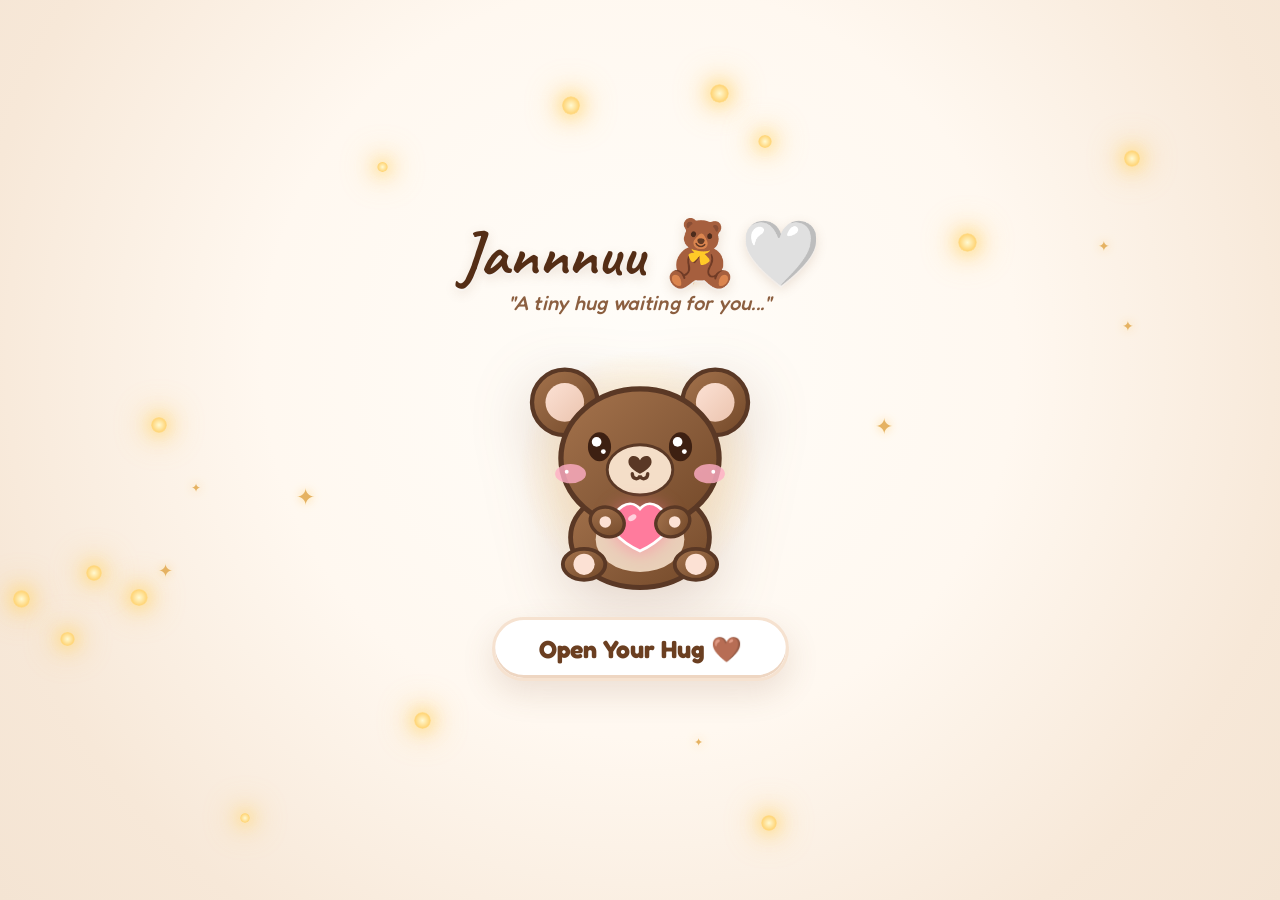
<file: index2.html>
<!DOCTYPE html>
<html lang="en">
<head>
  <meta charset="UTF-8">
  <meta name="viewport" content="width=device-width, initial-scale=1.0, maximum-scale=1.0, user-scalable=no">
  <title>A Teddy Hug for Jannnuu 🧸🤍</title>
  
  <!-- Cute Handwritten & Rounded Google Fonts -->
  <link rel="preconnect" href="https://fonts.googleapis.com">
  <link rel="preconnect" href="https://fonts.gstatic.com" crossorigin>
  <link href="https://fonts.googleapis.com/css2?family=Caveat:wght@600;700&family=Fredoka:wght@400;500;600;700&family=Nunito:wght@600;700;800&display=swap" rel="stylesheet">

  <style>
    :root {
      --bg-cream: #FFF8F0;
      --bg-beige: #F4E4D3;
      --bg-honey: #E7C49A;
      --teddy-brown: #8B5E3C;
      --teddy-dark-brown: #5A3825;
      --teddy-light: #C99B72;
      --teddy-snout: #F3DEC7;
      --blush-pink: #FFD9E6;
      --accent-pink: #FFAFC5;
      --warm-heart: #FF7B9D;
      --text-brown: #50311D;
      --fairy-gold: rgba(255, 220, 140, 0.7);
      --shadow-cozy: 0 12px 32px rgba(139, 94, 60, 0.16);
      --shadow-hover: 0 18px 40px rgba(139, 94, 60, 0.28);
    }

    * {
      margin: 0;
      padding: 0;
      box-sizing: border-box;
      user-select: none;
      -webkit-user-select: none;
    }

    html, body {
      width: 100%;
      height: 100%;
      overflow: hidden;
      font-family: 'Fredoka', 'Nunito', -apple-system, BlinkMacSystemFont, "Segoe UI", Roboto, cursive, sans-serif;
      background: radial-gradient(circle at 50% 40%, #FFFDF9 0%, var(--bg-cream) 45%, #F7E8D8 80%, var(--bg-beige) 100%);
      color: var(--text-brown);
    }

    /* Fullscreen Viewport */
    .app-container {
      position: relative;
      width: 100%;
      height: 100%;
      display: flex;
      flex-direction: column;
      justify-content: center;
      align-items: center;
      transition: filter 0.5s ease, transform 0.5s ease;
      z-index: 10;
      padding: 16px;
    }

    /* Ambient Fairy Lights & Particles */
    .background-decorations {
      position: fixed;
      top: 0;
      left: 0;
      width: 100%;
      height: 100%;
      pointer-events: none;
      overflow: hidden;
      z-index: 1;
    }

    /* Fairy Light Dots */
    .fairy-light {
      position: absolute;
      border-radius: 50%;
      background: radial-gradient(circle, #FFF9D2 0%, #FFD67A 60%, rgba(255, 214, 122, 0) 100%);
      box-shadow: 0 0 15px 4px rgba(255, 220, 130, 0.65), 0 0 30px 8px rgba(255, 200, 100, 0.35);
      animation: fairyGlow 4s infinite ease-in-out alternate;
    }

    @keyframes fairyGlow {
      0% { opacity: 0.35; transform: scale(0.85); }
      100% { opacity: 0.95; transform: scale(1.2); }
    }

    /* Slow Drifting Elements */
    .cozy-particle {
      position: absolute;
      opacity: 0;
      animation: slowDrift 11s infinite linear;
    }

    @keyframes slowDrift {
      0% {
        transform: translateY(105vh) translateX(0) scale(0.6) rotate(-10deg);
        opacity: 0;
      }
      20% {
        opacity: 0.8;
      }
      80% {
        opacity: 0.8;
      }
      100% {
        transform: translateY(-12vh) translateX(30px) scale(1.1) rotate(15deg);
        opacity: 0;
      }
    }

    /* Golden Sparkles */
    .gold-sparkle {
      position: absolute;
      color: #E5B262;
      text-shadow: 0 0 10px rgba(255, 215, 130, 0.9);
      animation: sparkleTwinkle 3.2s infinite ease-in-out;
    }

    @keyframes sparkleTwinkle {
      0%, 100% { transform: scale(0.2) rotate(0deg); opacity: 0.15; }
      50% { transform: scale(1.25) rotate(45deg); opacity: 0.95; }
    }

    /* Secret Floating Love Notes */
    .secret-note-container {
      position: fixed;
      bottom: 24px;
      left: 50%;
      transform: translateX(-50%);
      z-index: 25;
      pointer-events: none;
    }

    .secret-note {
      background: rgba(255, 255, 255, 0.9);
      backdrop-filter: blur(8px);
      -webkit-backdrop-filter: blur(8px);
      border: 2px solid #F5E0D0;
      padding: 10px 22px;
      border-radius: 30px;
      box-shadow: 0 8px 24px rgba(139, 94, 60, 0.15);
      font-family: 'Caveat', cursive;
      font-size: 1.35rem;
      font-weight: 700;
      color: #693C23;
      white-space: nowrap;
      opacity: 0;
      transform: translateY(15px) scale(0.95);
      transition: opacity 0.8s ease, transform 0.8s cubic-bezier(0.34, 1.56, 0.64, 1);
    }

    .secret-note.visible {
      opacity: 0.96;
      transform: translateY(0) scale(1);
    }

    /* Main Content */
    .content-box {
      display: flex;
      flex-direction: column;
      align-items: center;
      justify-content: center;
      text-align: center;
      gap: 16px;
      z-index: 20;
    }

    /* Welcome Header */
    .header-group {
      display: flex;
      flex-direction: column;
      align-items: center;
      gap: 2px;
    }

    .title {
      font-family: 'Caveat', cursive;
      font-size: clamp(2.6rem, 7vw, 4rem);
      font-weight: 700;
      color: #542D15;
      text-shadow: 0 4px 12px rgba(139, 94, 60, 0.18), 0 2px 0 rgba(255, 255, 255, 0.9);
      letter-spacing: 0.5px;
      display: flex;
      align-items: center;
      gap: 10px;
      line-height: 1.1;
    }

    .subtitle {
      font-family: 'Fredoka', cursive;
      font-size: clamp(1rem, 2.8vw, 1.25rem);
      color: #8C5F40;
      font-weight: 500;
      font-style: italic;
      letter-spacing: 0.3px;
    }

    /* Centerpiece Teddy Bear */
    .teddy-wrapper {
      position: relative;
      width: clamp(210px, 34vw, 270px);
      height: clamp(210px, 34vw, 270px);
      display: flex;
      align-items: center;
      justify-content: center;
      cursor: pointer;
      filter: drop-shadow(0 16px 30px rgba(120, 75, 45, 0.22));
      transition: transform 0.25s cubic-bezier(0.34, 1.56, 0.64, 1);
    }

    .teddy-wrapper:active {
      transform: scale(0.97);
    }

    .teddy-svg {
      width: 100%;
      height: 100%;
      transform-origin: center bottom;
      animation: teddySwayAndBreathe 6s ease-in-out infinite;
    }

    /* Teddy Bear Breathing & Swaying */
    @keyframes teddySwayAndBreathe {
      0%, 100% {
        transform: translateY(0px) rotate(0deg) scale(1, 1);
      }
      25% {
        transform: translateY(-8px) rotate(-1.8deg) scale(1.025, 0.98);
      }
      50% {
        transform: translateY(-3px) rotate(0deg) scale(1.01, 0.99);
      }
      75% {
        transform: translateY(-8px) rotate(1.8deg) scale(1.025, 0.98);
      }
    }

    /* Occasional Blinking Eyes */
    .teddy-eyes {
      transform-origin: center 120px;
      animation: teddyBlink 4.5s infinite ease-in-out;
    }

    @keyframes teddyBlink {
      0%, 92%, 100% { transform: scaleY(1); }
      95% { transform: scaleY(0.08); }
    }

    /* Teddy Hug Squeeze Animation on Click */
    .teddy-wrapper.hug-tight .teddy-svg {
      animation: teddySqueeze 0.7s cubic-bezier(0.34, 1.56, 0.64, 1);
    }

    @keyframes teddySqueeze {
      0% { transform: scale(1); }
      40% { transform: scale(1.12, 0.9) translateY(-6px); }
      70% { transform: scale(0.95, 1.05); }
      100% { transform: scale(1); }
    }

    /* Main Button (Open Your Hug 🤎) */
    .btn-hug {
      position: relative;
      background: #FFFFFF;
      color: #6B3F21;
      border: 3px solid #F6E2D0;
      outline: none;
      padding: 14px 44px;
      font-size: clamp(1.25rem, 3.2vw, 1.55rem);
      font-family: inherit;
      font-weight: 700;
      border-radius: 50px;
      cursor: pointer;
      box-shadow: var(--shadow-cozy), inset 0 -3px 0 #EED6C2;
      transition: all 0.25s cubic-bezier(0.34, 1.56, 0.64, 1);
      display: flex;
      align-items: center;
      gap: 12px;
    }

    .btn-hug:hover {
      transform: translateY(-5px) scale(1.06);
      box-shadow: var(--shadow-hover), 0 0 25px rgba(231, 196, 154, 0.5);
      background: #FFFFFF;
      color: #4A2610;
      border-color: #FFF0E4;
    }

    .btn-hug:active {
      transform: translateY(2px) scale(0.96);
      box-shadow: 0 6px 14px rgba(139, 94, 60, 0.2);
    }

    /* Modal Overlay */
    .modal-overlay {
      position: fixed;
      top: 0;
      left: 0;
      width: 100%;
      height: 100%;
      background: rgba(80, 50, 30, 0.32);
      backdrop-filter: blur(10px);
      -webkit-backdrop-filter: blur(10px);
      display: flex;
      align-items: center;
      justify-content: center;
      opacity: 0;
      visibility: hidden;
      transition: opacity 0.45s ease, visibility 0.45s ease;
      z-index: 100;
      padding: 16px;
    }

    .modal-overlay.active {
      opacity: 1;
      visibility: visible;
    }

    /* Cozy Fluffy Card Modal */
    .modal-card {
      position: relative;
      background: rgba(255, 252, 248, 0.96);
      backdrop-filter: blur(20px);
      -webkit-backdrop-filter: blur(20px);
      border: 3px solid rgba(255, 255, 255, 0.95);
      border-radius: 38px;
      padding: clamp(24px, 5vw, 34px) clamp(20px, 4.5vw, 32px);
      width: 100%;
      max-width: 500px;
      text-align: center;
      box-shadow: 0 25px 65px rgba(90, 50, 25, 0.24), 0 0 40px rgba(255, 225, 190, 0.6);
      transform: scale(0.7) translateY(25px);
      opacity: 0;
      transition: transform 0.45s cubic-bezier(0.34, 1.56, 0.64, 1), opacity 0.38s ease;
      display: flex;
      flex-direction: column;
      align-items: center;
      gap: 14px;
      max-height: 90vh;
      overflow-y: auto;
      scrollbar-width: thin;
      scrollbar-color: #E7C49A transparent;
    }

    .modal-card::-webkit-scrollbar {
      width: 6px;
    }
    .modal-card::-webkit-scrollbar-thumb {
      background-color: #E7C49A;
      border-radius: 10px;
    }

    .modal-overlay.active .modal-card {
      transform: scale(1) translateY(0);
      opacity: 1;
    }

    .modal-overlay.closing .modal-card {
      transform: scale(0.85) translateY(18px);
      opacity: 0;
    }

    /* Message Header */
    .modal-title {
      font-family: 'Caveat', cursive;
      font-size: clamp(2rem, 5.8vw, 2.6rem);
      font-weight: 700;
      color: #542D15;
      line-height: 1.2;
    }

    /* Message Body */
    .modal-message {
      font-size: clamp(0.98rem, 2.7vw, 1.12rem);
      font-weight: 500;
      line-height: 1.55;
      color: #5C3822;
      background: #FFF5EC;
      border: 2px dashed #EED5C0;
      border-radius: 22px;
      padding: 16px 18px;
      box-shadow: inset 0 2px 6px rgba(139, 94, 60, 0.05);
    }

    /* Mini Hugging Teddy + Glowing Heart Section */
    .hug-centerpiece {
      position: relative;
      display: flex;
      align-items: center;
      justify-content: center;
      gap: 16px;
      margin: 1px 0;
    }

    .mini-teddy-box {
      width: 65px;
      height: 65px;
      animation: miniTeddyWiggle 3s ease-in-out infinite;
    }

    @keyframes miniTeddyWiggle {
      0%, 100% { transform: rotate(0deg) scale(1); }
      25% { transform: rotate(-5deg) scale(1.05); }
      75% { transform: rotate(5deg) scale(1.05); }
    }

    .modal-heart-glow {
      position: relative;
      width: 44px;
      height: 44px;
      animation: heartBeatGlow 1.2s infinite ease-in-out;
      filter: drop-shadow(0 0 12px rgba(255, 123, 157, 0.8));
    }

    @keyframes heartBeatGlow {
      0%, 100% { transform: scale(1); filter: drop-shadow(0 0 8px rgba(255, 123, 157, 0.6)); }
      50% { transform: scale(1.22); filter: drop-shadow(0 0 18px rgba(255, 123, 157, 0.95)) drop-shadow(0 0 30px rgba(255, 200, 220, 0.8)); }
    }

    /* Floating Comfort Checklist */
    .checklist-grid {
      display: grid;
      grid-template-columns: repeat(4, 1fr);
      gap: 8px;
      width: 100%;
    }

    .comfort-card {
      background: #FFFFFF;
      border: 2px solid #F3E0CF;
      border-radius: 16px;
      padding: 8px 4px;
      display: flex;
      flex-direction: column;
      align-items: center;
      gap: 3px;
      font-size: 0.88rem;
      font-weight: 700;
      color: #6B3F21;
      box-shadow: 0 4px 10px rgba(139, 94, 60, 0.07);
      transition: all 0.25s cubic-bezier(0.34, 1.56, 0.64, 1);
      cursor: default;
    }

    .comfort-card:hover {
      transform: translateY(-4px) rotate(3deg) scale(1.06);
      border-color: #FFAFC5;
      background: #FFF8FA;
      box-shadow: 0 8px 18px rgba(255, 175, 197, 0.35);
    }

    .comfort-icon {
      font-size: 1.3rem;
    }

    /* =========================================
       COMFORT CORNER (NEW FEATURE)
       ========================================= */
    .comfort-corner-section {
      width: 100%;
      margin-top: 6px;
      padding-top: 14px;
      border-top: 2px dashed #EED5C0;
      display: flex;
      flex-direction: column;
      align-items: center;
      gap: 12px;
    }

    .comfort-corner-title {
      font-family: 'Caveat', cursive;
      font-size: 1.8rem;
      font-weight: 700;
      color: #542D15;
      text-shadow: 0 2px 6px rgba(139, 94, 60, 0.15);
      display: flex;
      align-items: center;
      gap: 6px;
    }

    .comfort-games-grid {
      display: grid;
      grid-template-columns: repeat(3, 1fr);
      gap: 10px;
      width: 100%;
    }

    .game-trigger-btn {
      background: #FFFFFF;
      border: 2px solid #F3E0CF;
      border-radius: 20px;
      padding: 12px 6px;
      display: flex;
      flex-direction: column;
      align-items: center;
      gap: 6px;
      font-family: inherit;
      cursor: pointer;
      box-shadow: 0 6px 16px rgba(139, 94, 60, 0.09), inset 0 -2px 0 #F4E4D3;
      transition: all 0.25s cubic-bezier(0.34, 1.56, 0.64, 1);
      color: #5C3822;
      outline: none;
    }

    .game-trigger-btn:hover {
      transform: translateY(-5px) scale(1.04);
      border-color: #FFAFC5;
      background: #FFFDFC;
      box-shadow: 0 10px 22px rgba(255, 175, 197, 0.35);
      color: #8B5E3C;
    }

    .game-trigger-btn:active {
      transform: translateY(2px) scale(0.97);
    }

    .game-trigger-icon {
      font-size: 1.7rem;
      filter: drop-shadow(0 2px 4px rgba(139, 94, 60, 0.15));
    }

    .game-trigger-label {
      font-size: 0.95rem;
      font-weight: 700;
      line-height: 1.1;
    }

    .game-trigger-desc {
      font-size: 0.72rem;
      color: #8C5F40;
      font-weight: 500;
    }

    /* =========================================
       GAME OVERLAYS & MODALS
       ========================================= */
    .game-modal-overlay {
      position: fixed;
      top: 0;
      left: 0;
      width: 100%;
      height: 100%;
      background: rgba(60, 36, 20, 0.45);
      backdrop-filter: blur(12px);
      -webkit-backdrop-filter: blur(12px);
      display: flex;
      align-items: center;
      justify-content: center;
      opacity: 0;
      visibility: hidden;
      transition: opacity 0.35s ease, visibility 0.35s ease;
      z-index: 200;
      padding: 16px;
    }

    .game-modal-overlay.active {
      opacity: 1;
      visibility: visible;
    }

    .game-card {
      position: relative;
      background: #FFFDF9;
      border: 3px solid rgba(255, 255, 255, 0.95);
      border-radius: 32px;
      padding: 20px 22px;
      width: 100%;
      max-width: 440px;
      text-align: center;
      box-shadow: 0 20px 50px rgba(90, 50, 25, 0.3), 0 0 35px rgba(255, 225, 190, 0.7);
      display: flex;
      flex-direction: column;
      align-items: center;
      gap: 12px;
      transform: scale(0.8) translateY(20px);
      opacity: 0;
      transition: transform 0.4s cubic-bezier(0.34, 1.56, 0.64, 1), opacity 0.35s ease;
    }

    .game-modal-overlay.active .game-card {
      transform: scale(1) translateY(0);
      opacity: 1;
    }

    .game-card-header {
      display: flex;
      justify-content: space-between;
      align-items: center;
      width: 100%;
      padding-bottom: 8px;
      border-bottom: 2px dashed #EED5C0;
    }

    .game-card-title {
      font-family: 'Caveat', cursive;
      font-size: 1.8rem;
      font-weight: 700;
      color: #542D15;
      display: flex;
      align-items: center;
      gap: 8px;
    }

    .btn-game-exit {
      background: #FFF0E4;
      border: 2px solid #EED5C0;
      color: #8B5E3C;
      width: 34px;
      height: 34px;
      border-radius: 50%;
      font-size: 1.1rem;
      font-weight: 700;
      cursor: pointer;
      display: flex;
      align-items: center;
      justify-content: center;
      transition: all 0.2s ease;
    }

    .btn-game-exit:hover {
      background: #FFE4EC;
      color: #FF528A;
      border-color: #FFAFC5;
      transform: scale(1.1);
    }

    .game-status-bar {
      display: flex;
      justify-content: space-between;
      width: 100%;
      font-size: 0.95rem;
      font-weight: 700;
      color: #734828;
      background: #FFF5EC;
      padding: 6px 14px;
      border-radius: 20px;
    }

    /* Game 1: Catch Hearts Canvas Area */
    .catch-game-stage {
      position: relative;
      width: 100%;
      height: 280px;
      background: linear-gradient(180deg, #FFF8F2 0%, #FFEFE6 100%);
      border-radius: 22px;
      border: 2px solid #F4E0CF;
      overflow: hidden;
      cursor: ew-resize;
      touch-action: none;
    }

    .catcher-teddy {
      position: absolute;
      bottom: 6px;
      left: 50%;
      transform: translateX(-50%);
      width: 58px;
      height: 58px;
      pointer-events: none;
      filter: drop-shadow(0 4px 8px rgba(139, 94, 60, 0.25));
      transition: transform 0.05s linear;
    }

    .falling-heart {
      position: absolute;
      font-size: 22px;
      pointer-events: none;
      filter: drop-shadow(0 2px 4px rgba(255, 107, 157, 0.4));
      animation: heartWiggle 1s infinite alternate ease-in-out;
    }

    @keyframes heartWiggle {
      0% { transform: rotate(-10deg); }
      100% { transform: rotate(10deg); }
    }

    /* Game 2: Memory Match Grid */
    .memory-grid {
      display: grid;
      grid-template-columns: repeat(4, 1fr);
      gap: 10px;
      width: 100%;
      perspective: 1000px;
      margin: 4px 0;
    }

    .memory-card {
      position: relative;
      aspect-ratio: 1;
      transform-style: preserve-3d;
      transition: transform 0.4s cubic-bezier(0.34, 1.56, 0.64, 1);
      cursor: pointer;
      border-radius: 18px;
    }

    .memory-card.flipped {
      transform: rotateY(180deg);
    }

    .memory-card.matched {
      transform: rotateY(180deg) scale(0.95);
      cursor: default;
    }

    .memory-face {
      position: absolute;
      width: 100%;
      height: 100%;
      border-radius: 18px;
      display: flex;
      align-items: center;
      justify-content: center;
      backface-visibility: hidden;
      -webkit-backface-visibility: hidden;
      font-size: 1.8rem;
    }

    .memory-front {
      background: #FFFFFF;
      border: 2px solid #F3DEC7;
      box-shadow: 0 4px 10px rgba(139, 94, 60, 0.08);
      color: #E7C49A;
      font-size: 1.5rem;
    }

    .memory-back {
      background: linear-gradient(135deg, #FFF5EC, #FFEAEF);
      border: 2px solid #FFAFC5;
      transform: rotateY(180deg);
      box-shadow: 0 6px 14px rgba(255, 175, 197, 0.3);
    }

    .memory-card.matched .memory-back {
      background: linear-gradient(135deg, #E8F5E9, #C8E6C9);
      border-color: #81C784;
    }

    /* Game 3: Bubble Pop Stage */
    .bubble-game-stage {
      position: relative;
      width: 100%;
      height: 290px;
      background: linear-gradient(180deg, #F0F9FF 0%, #FFF5EC 100%);
      border-radius: 22px;
      border: 2px solid #E2EFF8;
      overflow: hidden;
      touch-action: manipulation;
    }

    .pop-bubble {
      position: absolute;
      border-radius: 50%;
      background: radial-gradient(circle at 30% 30%, rgba(255, 255, 255, 0.9), rgba(255, 190, 210, 0.5) 60%, rgba(255, 130, 170, 0.35) 100%);
      box-shadow: inset -2px -2px 6px rgba(255, 120, 160, 0.3), 0 4px 10px rgba(255, 150, 180, 0.2);
      border: 1.5px solid rgba(255, 255, 255, 0.85);
      cursor: pointer;
      display: flex;
      align-items: center;
      justify-content: center;
      font-size: 1.2rem;
      transform: translate(-50%, -50%);
      transition: transform 0.1s ease;
    }

    .pop-bubble:active {
      transform: translate(-50%, -50%) scale(1.15);
    }

    /* Game Results View */
    .game-result-card {
      display: none;
      flex-direction: column;
      align-items: center;
      gap: 12px;
      width: 100%;
      padding: 12px 0;
      animation: gentleScaleIn 0.4s ease forwards;
    }

    .game-result-card.active {
      display: flex;
    }

    @keyframes gentleScaleIn {
      0% { transform: scale(0.85); opacity: 0; }
      100% { transform: scale(1); opacity: 1; }
    }

    .result-celebration {
      font-size: 2.8rem;
      animation: heartbeatPulse 1s infinite ease-in-out;
    }

    .result-score-text {
      font-size: 1.3rem;
      font-weight: 700;
      color: #542D15;
    }

    /* Random Comfort Message Floating Card */
    .comfort-toast-card {
      background: linear-gradient(135deg, #FFF9F2, #FFF0F5);
      border: 2px dashed #FFAFC5;
      border-radius: 20px;
      padding: 12px 18px;
      font-family: 'Caveat', cursive;
      font-size: 1.45rem;
      font-weight: 700;
      color: #693C23;
      box-shadow: 0 6px 18px rgba(255, 175, 197, 0.25);
      animation: floatingFloat 3s infinite ease-in-out;
      width: 100%;
    }

    @keyframes floatingFloat {
      0%, 100% { transform: translateY(0); }
      50% { transform: translateY(-4px); }
    }

    .game-actions-group {
      display: flex;
      gap: 10px;
      width: 100%;
      justify-content: center;
      margin-top: 4px;
    }

    .btn-game-playagain {
      background: linear-gradient(135deg, #FF94B8, #FF6B9D);
      color: #FFFFFF;
      border: none;
      padding: 10px 24px;
      font-size: 1.05rem;
      font-family: inherit;
      font-weight: 700;
      border-radius: 50px;
      cursor: pointer;
      box-shadow: 0 6px 16px rgba(255, 107, 157, 0.35);
      transition: all 0.2s ease;
    }

    .btn-game-playagain:hover {
      transform: translateY(-2px) scale(1.05);
      box-shadow: 0 8px 20px rgba(255, 107, 157, 0.45);
    }

    .btn-game-back {
      background: #FFFFFF;
      color: #734828;
      border: 2px solid #EED5C0;
      padding: 10px 22px;
      font-size: 1.05rem;
      font-family: inherit;
      font-weight: 700;
      border-radius: 50px;
      cursor: pointer;
      transition: all 0.2s ease;
    }

    .btn-game-back:hover {
      background: #FFF5EC;
      transform: translateY(-2px);
    }

    /* Close Button (Okayyy 🤍) */
    .btn-close {
      background: linear-gradient(135deg, #A77450, #805030);
      color: #FFFFFF;
      border: none;
      outline: none;
      padding: 12px 38px;
      font-size: 1.22rem;
      font-family: inherit;
      font-weight: 700;
      border-radius: 50px;
      cursor: pointer;
      box-shadow: 0 8px 22px rgba(128, 80, 48, 0.35), inset 0 2px 0 rgba(255, 255, 255, 0.3);
      transition: all 0.22s cubic-bezier(0.34, 1.56, 0.64, 1);
      letter-spacing: 0.3px;
      margin-top: 4px;
    }

    .btn-close:hover {
      transform: translateY(-3px) scale(1.06);
      box-shadow: 0 12px 26px rgba(128, 80, 48, 0.45);
      background: linear-gradient(135deg, #B5825D, #8E5B39);
    }

    .btn-close:active {
      transform: translateY(1px) scale(0.96);
    }

    /* Burst Particles on Clicks */
    .burst-particle {
      position: fixed;
      pointer-events: none;
      z-index: 300;
      animation: particleBurst 1.2s forwards cubic-bezier(0.12, 0.84, 0.4, 1);
    }

    @keyframes particleBurst {
      0% {
        transform: translate(0, 0) scale(0.4) rotate(0deg);
        opacity: 1;
      }
      100% {
        transform: translate(var(--tx), var(--ty)) scale(1.35) rotate(var(--rot));
        opacity: 0;
      }
    }
  </style>
</head>
<body>

  <!-- Floating Ambient Particles, Fairy Lights & Sparkles -->
  <div class="background-decorations" id="bgDecorations"></div>

  <!-- Secret Floating Love Note Container -->
  <div class="secret-note-container">
    <div class="secret-note" id="secretNote">You're stronger than you think 🤍</div>
  </div>

  <!-- Main View -->
  <main class="app-container" id="appContainer">
    <div class="content-box">
      <!-- Cute Welcome Header -->
      <div class="header-group">
        <h1 class="title">
          Jannnuu 🧸🤍
        </h1>
        <p class="subtitle">"A tiny hug waiting for you..."</p>
      </div>

      <!-- Centerpiece Interactive Teddy Bear -->
      <div class="teddy-wrapper" id="teddyWrapper" title="Click me for an extra hug! 🧸" aria-label="Cute Hugging Teddy Bear">
        <svg class="teddy-svg" viewBox="0 0 280 280" fill="none" xmlns="http://www.w3.org/2000/svg">
          <defs>
            <!-- Warm Halo Glow -->
            <radialGradient id="haloGlow" cx="50%" cy="50%" r="50%">
              <stop offset="0%" stop-color="rgba(255, 235, 195, 0.85)" />
              <stop offset="60%" stop-color="rgba(255, 220, 160, 0.35)" />
              <stop offset="100%" stop-color="rgba(255, 220, 160, 0)" />
            </radialGradient>
            <!-- Teddy Fur Shading Gradient -->
            <linearGradient id="furGrad" x1="0%" y1="0%" x2="100%" y2="100%">
              <stop offset="0%" stop-color="#A5734C" />
              <stop offset="50%" stop-color="#8B5E3C" />
              <stop offset="100%" stop-color="#734828" />
            </linearGradient>
            <!-- Ear Inner Pad Gradient -->
            <linearGradient id="earPadGrad" x1="0%" y1="0%" x2="100%" y2="100%">
              <stop offset="0%" stop-color="#FCE1D4" />
              <stop offset="100%" stop-color="#EBC4AF" />
            </linearGradient>
          </defs>

          <!-- Glowing Warm Halo Behind Teddy -->
          <circle cx="140" cy="145" r="125" fill="url(#haloGlow)" />

          <!-- Left Fluffy Ear -->
          <circle cx="62" cy="74" r="34" fill="url(#furGrad)" stroke="#5A3825" stroke-width="4.5" />
          <circle cx="62" cy="74" r="20" fill="url(#earPadGrad)" />

          <!-- Right Fluffy Ear -->
          <circle cx="218" cy="74" r="34" fill="url(#furGrad)" stroke="#5A3825" stroke-width="4.5" />
          <circle cx="218" cy="74" r="20" fill="url(#earPadGrad)" />

          <!-- Teddy Body (Chubby Cozy Base) -->
          <ellipse cx="140" cy="214" rx="72" ry="52" fill="url(#furGrad)" stroke="#5A3825" stroke-width="5" />
          <!-- Belly Patch -->
          <ellipse cx="140" cy="216" rx="46" ry="34" fill="#F4DEC8" opacity="0.9" />

          <!-- Teddy Feet / Paws -->
          <ellipse cx="82" cy="242" rx="22" ry="16" fill="url(#furGrad)" stroke="#5A3825" stroke-width="4" />
          <circle cx="82" cy="242" r="11" fill="#FCE1D4" />
          <ellipse cx="198" cy="242" rx="22" ry="16" fill="url(#furGrad)" stroke="#5A3825" stroke-width="4" />
          <circle cx="198" cy="242" r="11" fill="#FCE1D4" />

          <!-- Teddy Head -->
          <ellipse cx="140" cy="132" rx="82" ry="72" fill="url(#furGrad)" stroke="#5A3825" stroke-width="5.5" />

          <!-- Rosy Cheeks -->
          <ellipse cx="68" cy="148" rx="16" ry="10" fill="#FFAEC6" opacity="0.8" />
          <ellipse cx="212" cy="148" rx="16" ry="10" fill="#FFAEC6" opacity="0.8" />
          <circle cx="64" cy="146" r="2" fill="#FFFFFF" />
          <circle cx="216" cy="146" r="2" fill="#FFFFFF" />

          <!-- Snout / Muzzle -->
          <ellipse cx="140" cy="144" rx="34" ry="26" fill="#F4DEC8" stroke="#5A3825" stroke-width="3" />

          <!-- Cute Heart-shaped Nose -->
          <path d="M 140 134 C 137 128 128 128 128 136 C 128 142 140 148 140 148 C 140 148 152 142 152 136 C 152 128 143 128 140 134 Z" fill="#5A3825" />

          <!-- Sweet Mouth -->
          <path d="M 132 148 C 132 154 139 155 140 150 C 141 155 148 154 148 148" stroke="#5A3825" stroke-width="3.5" stroke-linecap="round" fill="none" />

          <!-- Blinking Shiny Eyes -->
          <g class="teddy-eyes">
            <!-- Left Eye -->
            <ellipse cx="98" cy="120" rx="12" ry="15" fill="#3D2012" />
            <circle cx="95" cy="115" r="5" fill="#FFFFFF" />
            <circle cx="102" cy="125" r="2.5" fill="#FFFFFF" />

            <!-- Right Eye -->
            <ellipse cx="182" cy="120" rx="12" ry="15" fill="#3D2012" />
            <circle cx="179" cy="115" r="5" fill="#FFFFFF" />
            <circle cx="186" cy="125" r="2.5" fill="#FFFFFF" />
          </g>

          <!-- Little Pink Heart Held with Both Paws -->
          <g transform="translate(140, 196) scale(1.15)">
            <!-- Glowing Pink Heart -->
            <path d="M 0 -10 C -9 -21 -25 -10 -25 4 C -25 17 0 28 0 28 C 0 28 25 17 25 4 C 25 -10 9 -21 0 -10 Z" fill="#FF7B9D" stroke="#FFFFFF" stroke-width="2.5" filter="drop-shadow(0 2px 8px rgba(255, 123, 157, 0.6))" />
            <!-- Soft Heart Specular Reflection -->
            <ellipse cx="-7" cy="-2" rx="4" ry="2.5" fill="#FFFFFF" opacity="0.65" transform="rotate(-30 -7 -2)" />
          </g>

          <!-- Left Paw Hugging Heart -->
          <ellipse cx="106" cy="198" rx="18" ry="15" fill="url(#furGrad)" stroke="#5A3825" stroke-width="3.5" transform="rotate(22 106 198)" />
          <circle cx="104" cy="198" r="6" fill="#FCE1D4" />

          <!-- Right Paw Hugging Heart -->
          <ellipse cx="174" cy="198" rx="18" ry="15" fill="url(#furGrad)" stroke="#5A3825" stroke-width="3.5" transform="rotate(-22 174 198)" />
          <circle cx="176" cy="198" r="6" fill="#FCE1D4" />
        </svg>
      </div>

      <!-- Main Button -->
      <button class="btn-hug" id="openHugBtn" aria-haspopup="dialog">
        Open Your Hug 🤎
      </button>
    </div>
  </main>

  <!-- Cozy Popup Modal Card -->
  <div class="modal-overlay" id="modalOverlay" role="dialog" aria-modal="true" aria-labelledby="modalHeading">
    <div class="modal-card">
      <!-- Title -->
      <h2 class="modal-title" id="modalHeading">
        Hi Jannnuu 🥺💗
      </h2>

      <!-- Exact Heartfelt Message -->
      <p class="modal-message">
        I know today might feel a little tiring. Be extra kind to yourself, drink some water, eat something comforting, and rest whenever you can. Sending you the warmest hug and lots of love. You're doing amazing. 🌷🤍
      </p>

      <!-- Centerpiece: Mini Hugging Teddy + Glowing Heart + Sparkles -->
      <div class="hug-centerpiece">
        <!-- Mini Teddy SVG -->
        <div class="mini-teddy-box">
          <svg viewBox="0 0 120 120" fill="none" xmlns="http://www.w3.org/2000/svg" style="width:100%; height:100%;">
            <!-- Ears -->
            <circle cx="30" cy="30" r="16" fill="#8B5E3C" stroke="#5A3825" stroke-width="3" />
            <circle cx="30" cy="30" r="9" fill="#FCE1D4" />
            <circle cx="90" cy="30" r="16" fill="#8B5E3C" stroke="#5A3825" stroke-width="3" />
            <circle cx="90" cy="30" r="9" fill="#FCE1D4" />
            <!-- Head -->
            <ellipse cx="60" cy="62" rx="38" ry="32" fill="#8B5E3C" stroke="#5A3825" stroke-width="3.5" />
            <!-- Snout -->
            <ellipse cx="60" cy="68" rx="16" ry="12" fill="#F4DEC8" stroke="#5A3825" stroke-width="2" />
            <!-- Nose & Smile -->
            <polygon points="60,63 56,60 64,60" fill="#5A3825" />
            <path d="M 56 68 Q 60 73 64 68" stroke="#5A3825" stroke-width="2" stroke-linecap="round" fill="none" />
            <!-- Closed Smiling Eyes ^_^ -->
            <path d="M 45 56 Q 50 49 55 56" stroke="#FFFFFF" stroke-width="3" stroke-linecap="round" fill="none" />
            <path d="M 65 56 Q 70 49 75 56" stroke="#FFFFFF" stroke-width="3" stroke-linecap="round" fill="none" />
            <!-- Rosy Cheeks -->
            <ellipse cx="38" cy="68" rx="8" ry="5" fill="#FFAEC6" opacity="0.9" />
            <ellipse cx="82" cy="68" rx="8" ry="5" fill="#FFAEC6" opacity="0.9" />
          </svg>
        </div>

        <!-- Animated Glowing Heart -->
        <svg class="modal-heart-glow" viewBox="0 0 60 60" fill="none" xmlns="http://www.w3.org/2000/svg">
          <path d="M 30 12 C 18 -4 -2 10 6 30 C 13 44 30 55 30 55 C 30 55 47 44 54 30 C 62 10 42 -4 30 12 Z" fill="#FF7B9D" stroke="#FFF" stroke-width="2" />
        </svg>

        <span style="font-size: 20px; animation: sparkleTwinkle 2s infinite ease-in-out;">✨</span>
      </div>

      <!-- Floating Comfort Checklist (4 cards) -->
      <div class="checklist-grid">
        <div class="comfort-card">
          <span class="comfort-icon">💧</span>
          <span>Water</span>
        </div>
        <div class="comfort-card">
          <span class="comfort-icon">🍫</span>
          <span>Snack</span>
        </div>
        <div class="comfort-card">
          <span class="comfort-icon">🧸</span>
          <span>Rest</span>
        </div>
        <div class="comfort-card">
          <span class="comfort-icon">🌸</span>
          <span>Big Hug</span>
        </div>
      </div>

      <!-- NEW FEATURE: Comfort Corner 🧸✨ -->
      <div class="comfort-corner-section">
        <h3 class="comfort-corner-title">Comfort Corner 🧸✨</h3>
        <div class="comfort-games-grid">
          <!-- Game 1 Trigger -->
          <button class="game-trigger-btn" id="openCatchGameBtn">
            <span class="game-trigger-icon">❤️</span>
            <span class="game-trigger-label">Catch Hearts</span>
            <span class="game-trigger-desc">Gather hugs!</span>
          </button>
          
          <!-- Game 2 Trigger -->
          <button class="game-trigger-btn" id="openMemoryGameBtn">
            <span class="game-trigger-icon">🌸</span>
            <span class="game-trigger-label">Memory Match</span>
            <span class="game-trigger-desc">Match cute pairs</span>
          </button>

          <!-- Game 3 Trigger -->
          <button class="game-trigger-btn" id="openBubbleGameBtn">
            <span class="game-trigger-icon">🫧</span>
            <span class="game-trigger-label">Bubble Pop</span>
            <span class="game-trigger-desc">Pop gentle bubbles</span>
          </button>
        </div>
      </div>

      <!-- Close Button -->
      <button class="btn-close" id="closeModalBtn">
        Okayyy 🤍
      </button>
    </div>
  </div>

  <!-- GAME 1 MODAL: Catch Hearts ❤️ -->
  <div class="game-modal-overlay" id="catchGameModal" role="dialog" aria-modal="true">
    <div class="game-card">
      <div class="game-card-header">
        <div class="game-card-title">Catch Hearts ❤️</div>
        <button class="btn-game-exit" id="exitCatchGameBtn" title="Back">✕</button>
      </div>

      <!-- Active Game View -->
      <div id="catchGamePlayView" style="width:100%; display:flex; flex-direction:column; gap:10px;">
        <div class="game-status-bar">
          <span>Hugs: <strong id="catchScoreDisplay">0</strong> 🧸</span>
          <span>Time: <strong id="catchTimerDisplay">60s</strong> ⏳</span>
        </div>

        <div class="catch-game-stage" id="catchStage">
          <!-- Catcher Teddy SVG -->
          <div class="catcher-teddy" id="catcherTeddy">
            <svg viewBox="0 0 100 100" fill="none" xmlns="http://www.w3.org/2000/svg" style="width:100%; height:100%;">
              <circle cx="26" cy="26" r="14" fill="#8B5E3C" stroke="#5A3825" stroke-width="3" />
              <circle cx="26" cy="26" r="7" fill="#FCE1D4" />
              <circle cx="74" cy="26" r="14" fill="#8B5E3C" stroke="#5A3825" stroke-width="3" />
              <circle cx="74" cy="26" r="7" fill="#FCE1D4" />
              <ellipse cx="50" cy="54" rx="34" ry="28" fill="#8B5E3C" stroke="#5A3825" stroke-width="3.5" />
              <ellipse cx="50" cy="60" rx="15" ry="11" fill="#F4DEC8" stroke="#5A3825" stroke-width="2" />
              <polygon points="50,56 46,53 54,53" fill="#5A3825" />
              <ellipse cx="36" cy="48" rx="4" ry="5" fill="#3D2012" />
              <ellipse cx="64" cy="48" rx="4" ry="5" fill="#3D2012" />
              <circle cx="35" cy="46" r="1.5" fill="#FFF" />
              <circle cx="63" cy="46" r="1.5" fill="#FFF" />
              <ellipse cx="28" cy="58" rx="7" ry="4" fill="#FFAEC6" opacity="0.9" />
              <ellipse cx="72" cy="58" rx="7" ry="4" fill="#FFAEC6" opacity="0.9" />
              <ellipse cx="50" cy="85" rx="30" ry="14" fill="#FFAFC5" stroke="#FF7B9D" stroke-width="2.5" />
              <text x="50" y="89" font-size="11" text-anchor="middle" fill="#8B5E3C" font-family="'Fredoka', sans-serif" font-weight="700">HUGS</text>
            </svg>
          </div>
        </div>
      </div>

      <!-- Result View -->
      <div class="game-result-card" id="catchResultView">
        <div class="result-celebration">🧸💗</div>
        <div class="result-score-text" id="catchFinalScoreText">You collected 0 hugs! 🥹🤍</div>
        <div class="comfort-toast-card" id="catchComfortToast">You're doing amazing, Jannnuu 🧸</div>
        <div class="game-actions-group">
          <button class="btn-game-playagain" id="replayCatchGameBtn">Play Again 💖</button>
          <button class="btn-game-back" id="backCatchGameBtn">Done 🤍</button>
        </div>
      </div>
    </div>
  </div>

  <!-- GAME 2 MODAL: Memory Match 🌸 -->
  <div class="game-modal-overlay" id="memoryGameModal" role="dialog" aria-modal="true">
    <div class="game-card">
      <div class="game-card-header">
        <div class="game-card-title">Memory Match 🌸</div>
        <button class="btn-game-exit" id="exitMemoryGameBtn" title="Back">✕</button>
      </div>

      <!-- Active Grid View -->
      <div id="memoryGamePlayView" style="width:100%; display:flex; flex-direction:column; gap:10px;">
        <div class="game-status-bar">
          <span>Matches: <strong id="memoryMatchDisplay">0 / 6</strong> ✨</span>
          <span>Moves: <strong id="memoryMovesDisplay">0</strong></span>
        </div>

        <div class="memory-grid" id="memoryGrid">
          <!-- 12 Cards generated in JS -->
        </div>
      </div>

      <!-- Result View -->
      <div class="game-result-card" id="memoryResultView">
        <div class="result-celebration">🌸🎉</div>
        <div class="result-score-text">Yayyy Jannnuu! You did it! 🧸💗</div>
        <div class="comfort-toast-card" id="memoryComfortToast">Proud of you for taking a little break 💖</div>
        <div class="game-actions-group">
          <button class="btn-game-playagain" id="replayMemoryGameBtn">Play Again 🌸</button>
          <button class="btn-game-back" id="backMemoryGameBtn">Done 🤍</button>
        </div>
      </div>
    </div>
  </div>

  <!-- GAME 3 MODAL: Bubble Pop 🫧 -->
  <div class="game-modal-overlay" id="bubbleGameModal" role="dialog" aria-modal="true">
    <div class="game-card">
      <div class="game-card-header">
        <div class="game-card-title">Bubble Pop 🫧</div>
        <button class="btn-game-exit" id="exitBubbleGameBtn" title="Back">✕</button>
      </div>

      <!-- Active Stage View -->
      <div id="bubbleGamePlayView" style="width:100%; display:flex; flex-direction:column; gap:10px;">
        <div class="game-status-bar">
          <span>Popped: <strong id="bubbleScoreDisplay">0</strong> 🫧</span>
          <span>Time: <strong id="bubbleTimerDisplay">60s</strong> ⏳</span>
        </div>

        <div class="bubble-game-stage" id="bubbleStage"></div>
      </div>

      <!-- Result View -->
      <div class="game-result-card" id="bubbleResultView">
        <div class="result-celebration">🫧✨</div>
        <div class="result-score-text">So many happy bubbles! ✨</div>
        <p style="font-size: 1.05rem; color: #8B5E3C; font-weight: 600;" id="bubbleFinalScoreDetail">You popped 0 bubbles!</p>
        <div class="comfort-toast-card" id="bubbleComfortToast">One tiny smile unlocked 💗</div>
        <div class="game-actions-group">
          <button class="btn-game-playagain" id="replayBubbleGameBtn">Play Again 🫧</button>
          <button class="btn-game-back" id="backBubbleGameBtn">Done 🤍</button>
        </div>
      </div>
    </div>
  </div>

  <!-- Vanilla JavaScript Logic + Web Audio API Synthesizer -->
  <script>
    document.addEventListener('DOMContentLoaded', () => {
      const openHugBtn = document.getElementById('openHugBtn');
      const closeModalBtn = document.getElementById('closeModalBtn');
      const modalOverlay = document.getElementById('modalOverlay');
      const teddyWrapper = document.getElementById('teddyWrapper');
      const bgDecorations = document.getElementById('bgDecorations');
      const secretNote = document.getElementById('secretNote');

      // Random Comfort Messages Pool
      const comfortMessages = [
        "One tiny smile unlocked 💗",
        "You're doing amazing, Jannnuu 🧸",
        "Sending one extra hug 🤍",
        "Take your time, you're doing great 🌷",
        "Proud of you for taking a little break 💖"
      ];

      function getRandomComfortMessage() {
        return comfortMessages[Math.floor(Math.random() * comfortMessages.length)];
      }

      // 1. Ambient Background Particles, Fairy Lights & Ribbons
      const particleEmojis = ['🤍', '🧸', '🌸', '✨', '🐾', '🎀', '☁️', '🌷', '🦋'];
      const totalFairyLights = 14;
      const totalDrifting = 24;

      // Spawn Fairy Light Glowing Orbs
      for (let i = 0; i < totalFairyLights; i++) {
        const light = document.createElement('div');
        light.className = 'fairy-light';
        const size = Math.random() * 12 + 8;
        light.style.width = `${size}px`;
        light.style.height = `${size}px`;
        light.style.left = `${Math.random() * 95}%`;
        light.style.top = `${Math.random() * 95}%`;
        light.style.animationDelay = `${Math.random() * 4}s`;
        light.style.animationDuration = `${Math.random() * 3 + 3}s`;
        bgDecorations.appendChild(light);
      }

      // Spawn Drifting Particles
      for (let i = 0; i < totalDrifting; i++) {
        const item = document.createElement('div');
        const isGoldSparkle = Math.random() < 0.3;

        if (isGoldSparkle) {
          item.className = 'gold-sparkle';
          item.textContent = '✦';
          item.style.fontSize = `${Math.random() * 14 + 10}px`;
          item.style.left = `${Math.random() * 95}%`;
          item.style.top = `${Math.random() * 90}%`;
          item.style.animationDelay = `${Math.random() * 4}s`;
          item.style.animationDuration = `${Math.random() * 2 + 2.5}s`;
        } else {
          item.className = 'cozy-particle';
          item.textContent = particleEmojis[Math.floor(Math.random() * particleEmojis.length)];
          item.style.fontSize = `${Math.random() * 16 + 14}px`;
          item.style.left = `${Math.random() * 96}%`;
          item.style.animationDuration = `${Math.random() * 6 + 8}s`;
          item.style.animationDelay = `${Math.random() * 9}s`;
        }
        bgDecorations.appendChild(item);
      }

      // 2. Secret Love Notes Cycle
      const loveNotes = [
        "You're stronger than you think 🤍",
        "Take your time 🌷",
        "You deserve softness today.",
        "One hug coming right up 🧸",
        "Breathe in, breathe out ☕",
        "Proud of you always 🌸",
        "Drink some warm water 💧",
        "You make the world warmer ☀️"
      ];
      let noteIndex = 0;

      function showNextSecretNote() {
        secretNote.classList.remove('visible');
        setTimeout(() => {
          noteIndex = (noteIndex + 1) % loveNotes.length;
          secretNote.textContent = loveNotes[noteIndex];
          secretNote.classList.add('visible');

          // Hide after 4 seconds
          setTimeout(() => {
            secretNote.classList.remove('visible');
          }, 4200);
        }, 800);
      }

      // Initial note display + interval
      setTimeout(() => {
        secretNote.classList.add('visible');
        setTimeout(() => secretNote.classList.remove('visible'), 4200);
      }, 1200);

      setInterval(showNextSecretNote, 8000);

      // 3. Click Burst Particle Generator
      function createHeartBurst(x, y) {
        const burstCount = 18;
        const emojis = ['🤍', '🧸', '🌸', '✨', '💗', '🎀', '🐾'];

        for (let i = 0; i < burstCount; i++) {
          const p = document.createElement('div');
          p.className = 'burst-particle';
          p.textContent = emojis[Math.floor(Math.random() * emojis.length)];

          const angle = (Math.PI * 2 * i) / burstCount + (Math.random() - 0.5) * 0.4;
          const distance = Math.random() * 115 + 75;
          const tx = `${Math.cos(angle) * distance}px`;
          const ty = `${Math.sin(angle) * distance - 20}px`;
          const rot = `${(Math.random() - 0.5) * 90}deg`;

          p.style.setProperty('--tx', tx);
          p.style.setProperty('--ty', ty);
          p.style.setProperty('--rot', rot);
          p.style.left = `${x}px`;
          p.style.top = `${y}px`;
          p.style.fontSize = `${Math.random() * 16 + 18}px`;

          document.body.appendChild(p);

          setTimeout(() => {
            p.remove();
          }, 1200);
        }
      }

      // 4. Interactive Teddy Click Behavior
      teddyWrapper.addEventListener('click', () => {
        const rect = teddyWrapper.getBoundingClientRect();
        const centerX = rect.left + rect.width / 2;
        const centerY = rect.top + rect.height / 2;
        createHeartBurst(centerX, centerY);

        teddyWrapper.classList.remove('hug-tight');
        void teddyWrapper.offsetWidth; // Trigger reflow
        teddyWrapper.classList.add('hug-tight');

        playSoftBellChime(523.25); // Gentle interactive chime note (C5)
      });

      // 5. Web Audio API - Cozy Calming Chimes & Pop Synthesizer
      let audioCtx = null;
      let chimeInterval = null;
      let masterGain = null;

      function initAudio() {
        if (!audioCtx) {
          const AudioContext = window.AudioContext || window.webkitAudioContext;
          if (AudioContext) {
            audioCtx = new AudioContext();
          }
        }
        if (audioCtx && audioCtx.state === 'suspended') {
          audioCtx.resume();
        }
      }

      function playSoftBellChime(freq, delay = 0) {
        initAudio();
        if (!audioCtx) return;

        try {
          const startTime = audioCtx.currentTime + delay;
          const osc = audioCtx.createOscillator();
          const gain = audioCtx.createGain();
          const filter = audioCtx.createBiquadFilter();

          filter.type = 'lowpass';
          filter.frequency.setValueAtTime(1400, startTime);

          osc.type = 'sine';
          osc.frequency.setValueAtTime(freq, startTime);

          // Warm harmonic chime envelope
          gain.gain.setValueAtTime(0.0001, startTime);
          gain.gain.linearRampToValueAtTime(0.12, startTime + 0.04);
          gain.gain.exponentialRampToValueAtTime(0.0001, startTime + 1.8);

          osc.connect(filter);
          filter.connect(gain);
          gain.connect(masterGain || audioCtx.destination);

          osc.start(startTime);
          osc.stop(startTime + 2.0);
        } catch (e) {
          console.warn('Audio error:', e);
        }
      }

      // Web Audio API Bubble Pop Sound
      function playPopSound() {
        initAudio();
        if (!audioCtx) return;

        try {
          const startTime = audioCtx.currentTime;
          const osc = audioCtx.createOscillator();
          const gain = audioCtx.createGain();

          const randomPitch = Math.random() * 300 + 650;
          osc.type = 'sine';
          osc.frequency.setValueAtTime(randomPitch, startTime);
          osc.frequency.exponentialRampToValueAtTime(randomPitch * 0.35, startTime + 0.07);

          gain.gain.setValueAtTime(0.25, startTime);
          gain.gain.exponentialRampToValueAtTime(0.001, startTime + 0.07);

          osc.connect(gain);
          gain.connect(audioCtx.destination);

          osc.start(startTime);
          osc.stop(startTime + 0.08);
        } catch (e) {
          console.warn('Pop sound error:', e);
        }
      }

      function startCozyChimes() {
        initAudio();
        if (!audioCtx) return;

        masterGain = audioCtx.createGain();
        masterGain.gain.setValueAtTime(0.0001, audioCtx.currentTime);
        masterGain.gain.linearRampToValueAtTime(0.4, audioCtx.currentTime + 0.8);
        masterGain.connect(audioCtx.destination);

        const chords = [
          [523.25, 659.25, 783.99],          // C Major
          [587.33, 783.99, 880.00],          // G add9
          [523.25, 659.25, 987.77, 1174.66], // C maj9
          [659.25, 783.99, 1046.50]         // E minor 7
        ];
        let chordIdx = 0;

        function triggerArpeggio() {
          if (!audioCtx || audioCtx.state !== 'running') return;
          const currentNotes = chords[chordIdx % chords.length];
          chordIdx++;

          currentNotes.forEach((note, i) => {
            playSoftBellChime(note, i * 0.16);
          });
        }

        triggerArpeggio();
        chimeInterval = setInterval(triggerArpeggio, 4200);
      }

      function stopCozyChimes() {
        if (chimeInterval) {
          clearInterval(chimeInterval);
          chimeInterval = null;
        }

        if (masterGain && audioCtx) {
          try {
            masterGain.gain.linearRampToValueAtTime(0.0001, audioCtx.currentTime + 0.5);
            setTimeout(() => {
              masterGain = null;
            }, 550);
          } catch (e) {
            masterGain = null;
          }
        }
      }

      // 6. Open & Close Hug Modal
      openHugBtn.addEventListener('click', () => {
        const rect = openHugBtn.getBoundingClientRect();
        const centerX = rect.left + rect.width / 2;
        const centerY = rect.top + rect.height / 2;
        createHeartBurst(centerX, centerY);

        modalOverlay.classList.remove('closing');
        modalOverlay.classList.add('active');

        startCozyChimes();
      });

      function closeModal() {
        stopCozyChimes();
        modalOverlay.classList.add('closing');
        setTimeout(() => {
          modalOverlay.classList.remove('active');
          modalOverlay.classList.remove('closing');
        }, 400);
      }

      closeModalBtn.addEventListener('click', closeModal);

      modalOverlay.addEventListener('click', (e) => {
        if (e.target === modalOverlay) {
          closeModal();
        }
      });

      // ESC key to close active modal
      document.addEventListener('keydown', (e) => {
        if (e.key === 'Escape') {
          if (catchGameModal.classList.contains('active')) {
            closeCatchGame();
          } else if (memoryGameModal.classList.contains('active')) {
            closeMemoryGame();
          } else if (bubbleGameModal.classList.contains('active')) {
            closeBubbleGame();
          } else if (modalOverlay.classList.contains('active')) {
            closeModal();
          }
        }
      });

      /* =======================================================
         GAME 1: CATCH HEARTS ❤️ LOGIC (60 Seconds)
         ======================================================= */
      const openCatchGameBtn = document.getElementById('openCatchGameBtn');
      const exitCatchGameBtn = document.getElementById('exitCatchGameBtn');
      const catchGameModal = document.getElementById('catchGameModal');
      const catchStage = document.getElementById('catchStage');
      const catcherTeddy = document.getElementById('catcherTeddy');
      const catchScoreDisplay = document.getElementById('catchScoreDisplay');
      const catchTimerDisplay = document.getElementById('catchTimerDisplay');
      const catchPlayView = document.getElementById('catchGamePlayView');
      const catchResultView = document.getElementById('catchResultView');
      const catchFinalScoreText = document.getElementById('catchFinalScoreText');
      const catchComfortToast = document.getElementById('catchComfortToast');
      const replayCatchGameBtn = document.getElementById('replayCatchGameBtn');
      const backCatchGameBtn = document.getElementById('backCatchGameBtn');

      let catchScore = 0;
      let catchTimeLeft = 60;
      let catchTimerId = null;
      let catchAnimFrame = null;
      let fallingHearts = [];
      let lastHeartSpawn = 0;
      let teddyXPercent = 50;
      let isCatchRunning = false;

      function startCatchGame() {
        initAudio();
        catchGameModal.classList.add('active');
        catchPlayView.style.display = 'flex';
        catchResultView.classList.remove('active');

        catchScore = 0;
        catchTimeLeft = 60;
        catchScoreDisplay.textContent = '0';
        catchTimerDisplay.textContent = '60s';
        teddyXPercent = 50;
        catcherTeddy.style.left = '50%';
        fallingHearts.forEach(h => h.el.remove());
        fallingHearts = [];
        isCatchRunning = true;
        lastHeartSpawn = performance.now();

        // 60-second timer
        clearInterval(catchTimerId);
        catchTimerId = setInterval(() => {
          catchTimeLeft--;
          catchTimerDisplay.textContent = `${catchTimeLeft}s`;
          if (catchTimeLeft <= 0) {
            endCatchGame();
          }
        }, 1000);

        catchLoop(performance.now());
      }

      function catchLoop(now) {
        if (!isCatchRunning) return;

        // Spawn falling hearts periodically
        if (now - lastHeartSpawn > 480) {
          lastHeartSpawn = now;
          const heartEl = document.createElement('div');
          heartEl.className = 'falling-heart';
          const heartIcons = ['💖', '💕', '💗', '❤️', '🌸', '✨'];
          heartEl.textContent = heartIcons[Math.floor(Math.random() * heartIcons.length)];

          const x = Math.random() * (catchStage.clientWidth - 30) + 15;
          const speed = Math.random() * 2.2 + 2.0;

          heartEl.style.left = `${x}px`;
          heartEl.style.top = `-25px`;
          catchStage.appendChild(heartEl);

          fallingHearts.push({ el: heartEl, x: x, y: -25, speed: speed });
        }

        // Update positions & check collisions
        const stageHeight = catchStage.clientHeight;
        const teddyRect = catcherTeddy.getBoundingClientRect();
        const stageRect = catchStage.getBoundingClientRect();
        const teddyRelX = teddyRect.left - stageRect.left + teddyRect.width / 2;
        const teddyRelY = stageHeight - 40;

        for (let i = fallingHearts.length - 1; i >= 0; i--) {
          const h = fallingHearts[i];
          h.y += h.speed;
          h.el.style.top = `${h.y}px`;

          // Collision detection with Teddy's catching basket
          if (h.y >= teddyRelY - 20 && h.y <= teddyRelY + 25) {
            if (Math.abs(h.x - teddyRelX) < 36) {
              // Caught heart!
              catchScore++;
              catchScoreDisplay.textContent = catchScore;
              playSoftBellChime(659.25 + Math.min(catchScore * 10, 400));
              createHeartBurst(stageRect.left + h.x, stageRect.top + h.y);

              h.el.remove();
              fallingHearts.splice(i, 1);
              continue;
            }
          }

          // Heart missed / offscreen
          if (h.y > stageHeight + 10) {
            h.el.remove();
            fallingHearts.splice(i, 1);
          }
        }

        catchAnimFrame = requestAnimationFrame(catchLoop);
      }

      function updateCatcherPos(clientX) {
        if (!isCatchRunning) return;
        const stageRect = catchStage.getBoundingClientRect();
        let relX = clientX - stageRect.left;
        relX = Math.max(25, Math.min(stageRect.width - 25, relX));
        teddyXPercent = (relX / stageRect.width) * 100;
        catcherTeddy.style.left = `${teddyXPercent}%`;
      }

      catchStage.addEventListener('mousemove', (e) => updateCatcherPos(e.clientX));
      catchStage.addEventListener('touchmove', (e) => {
        if (e.touches.length > 0) {
          updateCatcherPos(e.touches[0].clientX);
        }
      }, { passive: true });

      function endCatchGame() {
        isCatchRunning = false;
        clearInterval(catchTimerId);
        cancelAnimationFrame(catchAnimFrame);

        fallingHearts.forEach(h => h.el.remove());
        fallingHearts = [];

        catchPlayView.style.display = 'none';
        catchFinalScoreText.textContent = `You collected ${catchScore} hugs! 🥹🤍`;
        catchComfortToast.textContent = getRandomComfortMessage();
        catchResultView.classList.add('active');

        // Confetti burst on finish
        const rect = catchResultView.getBoundingClientRect();
        createHeartBurst(rect.left + rect.width / 2, rect.top + rect.height / 2);
      }

      function closeCatchGame() {
        isCatchRunning = false;
        clearInterval(catchTimerId);
        cancelAnimationFrame(catchAnimFrame);
        fallingHearts.forEach(h => h.el.remove());
        fallingHearts = [];
        catchGameModal.classList.remove('active');
      }

      openCatchGameBtn.addEventListener('click', startCatchGame);
      exitCatchGameBtn.addEventListener('click', closeCatchGame);
      replayCatchGameBtn.addEventListener('click', startCatchGame);
      backCatchGameBtn.addEventListener('click', closeCatchGame);


      /* =======================================================
         GAME 2: MEMORY MATCH 🌸 LOGIC (4x3 = 12 Cards)
         ======================================================= */
      const openMemoryGameBtn = document.getElementById('openMemoryGameBtn');
      const exitMemoryGameBtn = document.getElementById('exitMemoryGameBtn');
      const memoryGameModal = document.getElementById('memoryGameModal');
      const memoryGrid = document.getElementById('memoryGrid');
      const memoryMatchDisplay = document.getElementById('memoryMatchDisplay');
      const memoryMovesDisplay = document.getElementById('memoryMovesDisplay');
      const memoryPlayView = document.getElementById('memoryGamePlayView');
      const memoryResultView = document.getElementById('memoryResultView');
      const memoryComfortToast = document.getElementById('memoryComfortToast');
      const replayMemoryGameBtn = document.getElementById('replayMemoryGameBtn');
      const backMemoryGameBtn = document.getElementById('backMemoryGameBtn');

      const cardIcons = ['🧸', '💖', '🌸', '⭐', '🎀', '🍯']; // 6 unique icons -> 12 cards
      let flippedCards = [];
      let matchedPairs = 0;
      let memoryMoves = 0;
      let isMemoryLocked = false;

      function startMemoryGame() {
        initAudio();
        memoryGameModal.classList.add('active');
        memoryPlayView.style.display = 'flex';
        memoryResultView.classList.remove('active');

        flippedCards = [];
        matchedPairs = 0;
        memoryMoves = 0;
        isMemoryLocked = false;
        memoryMatchDisplay.textContent = '0 / 6';
        memoryMovesDisplay.textContent = '0';

        // Shuffle deck
        const deck = [...cardIcons, ...cardIcons].sort(() => Math.random() - 0.5);
        memoryGrid.innerHTML = '';

        deck.forEach((icon) => {
          const card = document.createElement('div');
          card.className = 'memory-card';
          card.dataset.icon = icon;

          card.innerHTML = `
            <div class="memory-face memory-front">🐾</div>
            <div class="memory-face memory-back">${icon}</div>
          `;

          card.addEventListener('click', () => handleCardClick(card));
          memoryGrid.appendChild(card);
        });
      }

      function handleCardClick(card) {
        if (isMemoryLocked || card.classList.contains('flipped') || card.classList.contains('matched')) {
          return;
        }

        card.classList.add('flipped');
        flippedCards.push(card);
        playSoftBellChime(587.33);

        if (flippedCards.length === 2) {
          memoryMoves++;
          memoryMovesDisplay.textContent = memoryMoves;
          isMemoryLocked = true;

          const [card1, card2] = flippedCards;
          if (card1.dataset.icon === card2.dataset.icon) {
            // Match found!
            matchedPairs++;
            memoryMatchDisplay.textContent = `${matchedPairs} / 6`;
            setTimeout(() => {
              card1.classList.add('matched');
              card2.classList.add('matched');
              flippedCards = [];
              isMemoryLocked = false;
              playSoftBellChime(880.00);

              const rect = card2.getBoundingClientRect();
              createHeartBurst(rect.left + rect.width / 2, rect.top + rect.height / 2);

              if (matchedPairs === 6) {
                endMemoryGame();
              }
            }, 350);
          } else {
            // Not a match, flip back
            setTimeout(() => {
              card1.classList.remove('flipped');
              card2.classList.remove('flipped');
              flippedCards = [];
              isMemoryLocked = false;
            }, 850);
          }
        }
      }

      function endMemoryGame() {
        setTimeout(() => {
          memoryPlayView.style.display = 'none';
          memoryComfortToast.textContent = getRandomComfortMessage();
          memoryResultView.classList.add('active');

          const rect = memoryResultView.getBoundingClientRect();
          createHeartBurst(rect.left + rect.width / 2, rect.top + rect.height / 2);
        }, 500);
      }

      function closeMemoryGame() {
        memoryGameModal.classList.remove('active');
      }

      openMemoryGameBtn.addEventListener('click', startMemoryGame);
      exitMemoryGameBtn.addEventListener('click', closeMemoryGame);
      replayMemoryGameBtn.addEventListener('click', startMemoryGame);
      backMemoryGameBtn.addEventListener('click', closeMemoryGame);


      /* =======================================================
         GAME 3: BUBBLE POP 🫧 LOGIC (60 Seconds)
         ======================================================= */
      const openBubbleGameBtn = document.getElementById('openBubbleGameBtn');
      const exitBubbleGameBtn = document.getElementById('exitBubbleGameBtn');
      const bubbleGameModal = document.getElementById('bubbleGameModal');
      const bubbleStage = document.getElementById('bubbleStage');
      const bubbleScoreDisplay = document.getElementById('bubbleScoreDisplay');
      const bubbleTimerDisplay = document.getElementById('bubbleTimerDisplay');
      const bubblePlayView = document.getElementById('bubbleGamePlayView');
      const bubbleResultView = document.getElementById('bubbleResultView');
      const bubbleFinalScoreDetail = document.getElementById('bubbleFinalScoreDetail');
      const bubbleComfortToast = document.getElementById('bubbleComfortToast');
      const replayBubbleGameBtn = document.getElementById('replayBubbleGameBtn');
      const backBubbleGameBtn = document.getElementById('backBubbleGameBtn');

      let bubbleScore = 0;
      let bubbleTimeLeft = 60;
      let bubbleTimerId = null;
      let bubbleSpawnInterval = null;
      let activeBubbles = [];
      let isBubbleRunning = false;

      function startBubbleGame() {
        initAudio();
        bubbleGameModal.classList.add('active');
        bubblePlayView.style.display = 'flex';
        bubbleResultView.classList.remove('active');

        bubbleScore = 0;
        bubbleTimeLeft = 60;
        bubbleScoreDisplay.textContent = '0';
        bubbleTimerDisplay.textContent = '60s';
        bubbleStage.innerHTML = '';
        activeBubbles = [];
        isBubbleRunning = true;

        clearInterval(bubbleTimerId);
        bubbleTimerId = setInterval(() => {
          bubbleTimeLeft--;
          bubbleTimerDisplay.textContent = `${bubbleTimeLeft}s`;
          if (bubbleTimeLeft <= 0) {
            endBubbleGame();
          }
        }, 1000);

        // Spawn bubbles continuously
        clearInterval(bubbleSpawnInterval);
        bubbleSpawnInterval = setInterval(spawnBubble, 520);
      }

      function spawnBubble() {
        if (!isBubbleRunning) return;

        const bubble = document.createElement('div');
        bubble.className = 'pop-bubble';
        const bubbleEmojis = ['🫧', '🌸', '✨', '🤍', '💖', '🧸'];
        bubble.textContent = bubbleEmojis[Math.floor(Math.random() * bubbleEmojis.length)];

        const size = Math.random() * 22 + 42;
        bubble.style.width = `${size}px`;
        bubble.style.height = `${size}px`;

        const startX = Math.random() * (bubbleStage.clientWidth - size - 20) + size / 2 + 10;
        bubble.style.left = `${startX}px`;
        bubble.style.top = `${bubbleStage.clientHeight + size}px`;

        const speed = Math.random() * 1.5 + 1.6;
        const drift = (Math.random() - 0.5) * 1.2;

        bubbleStage.appendChild(bubble);

        let posY = bubbleStage.clientHeight + size;
        let posX = startX;

        function animateBubble() {
          if (!bubble.isConnected || !isBubbleRunning) return;
          posY -= speed;
          posX += drift;
          bubble.style.top = `${posY}px`;
          bubble.style.left = `${posX}px`;

          if (posY < -size) {
            bubble.remove();
          } else {
            requestAnimationFrame(animateBubble);
          }
        }
        requestAnimationFrame(animateBubble);

        // Click to pop!
        bubble.addEventListener('pointerdown', (e) => {
          e.stopPropagation();
          popBubbleItem(bubble);
        });
      }

      function popBubbleItem(bubble) {
        if (!bubble.isConnected) return;
        bubbleScore++;
        bubbleScoreDisplay.textContent = bubbleScore;

        playPopSound();

        const rect = bubble.getBoundingClientRect();
        createHeartBurst(rect.left + rect.width / 2, rect.top + rect.height / 2);

        bubble.remove();
      }

      function endBubbleGame() {
        isBubbleRunning = false;
        clearInterval(bubbleTimerId);
        clearInterval(bubbleSpawnInterval);
        bubbleStage.innerHTML = '';

        bubblePlayView.style.display = 'none';
        bubbleFinalScoreDetail.textContent = `You popped ${bubbleScore} bubbles!`;
        bubbleComfortToast.textContent = getRandomComfortMessage();
        bubbleResultView.classList.add('active');

        const rect = bubbleResultView.getBoundingClientRect();
        createHeartBurst(rect.left + rect.width / 2, rect.top + rect.height / 2);
      }

      function closeBubbleGame() {
        isBubbleRunning = false;
        clearInterval(bubbleTimerId);
        clearInterval(bubbleSpawnInterval);
        bubbleStage.innerHTML = '';
        bubbleGameModal.classList.remove('active');
      }

      openBubbleGameBtn.addEventListener('click', startBubbleGame);
      exitBubbleGameBtn.addEventListener('click', closeBubbleGame);
      replayBubbleGameBtn.addEventListener('click', startBubbleGame);
      backBubbleGameBtn.addEventListener('click', closeBubbleGame);
    });
  </script>
</body>
</html>
</file>
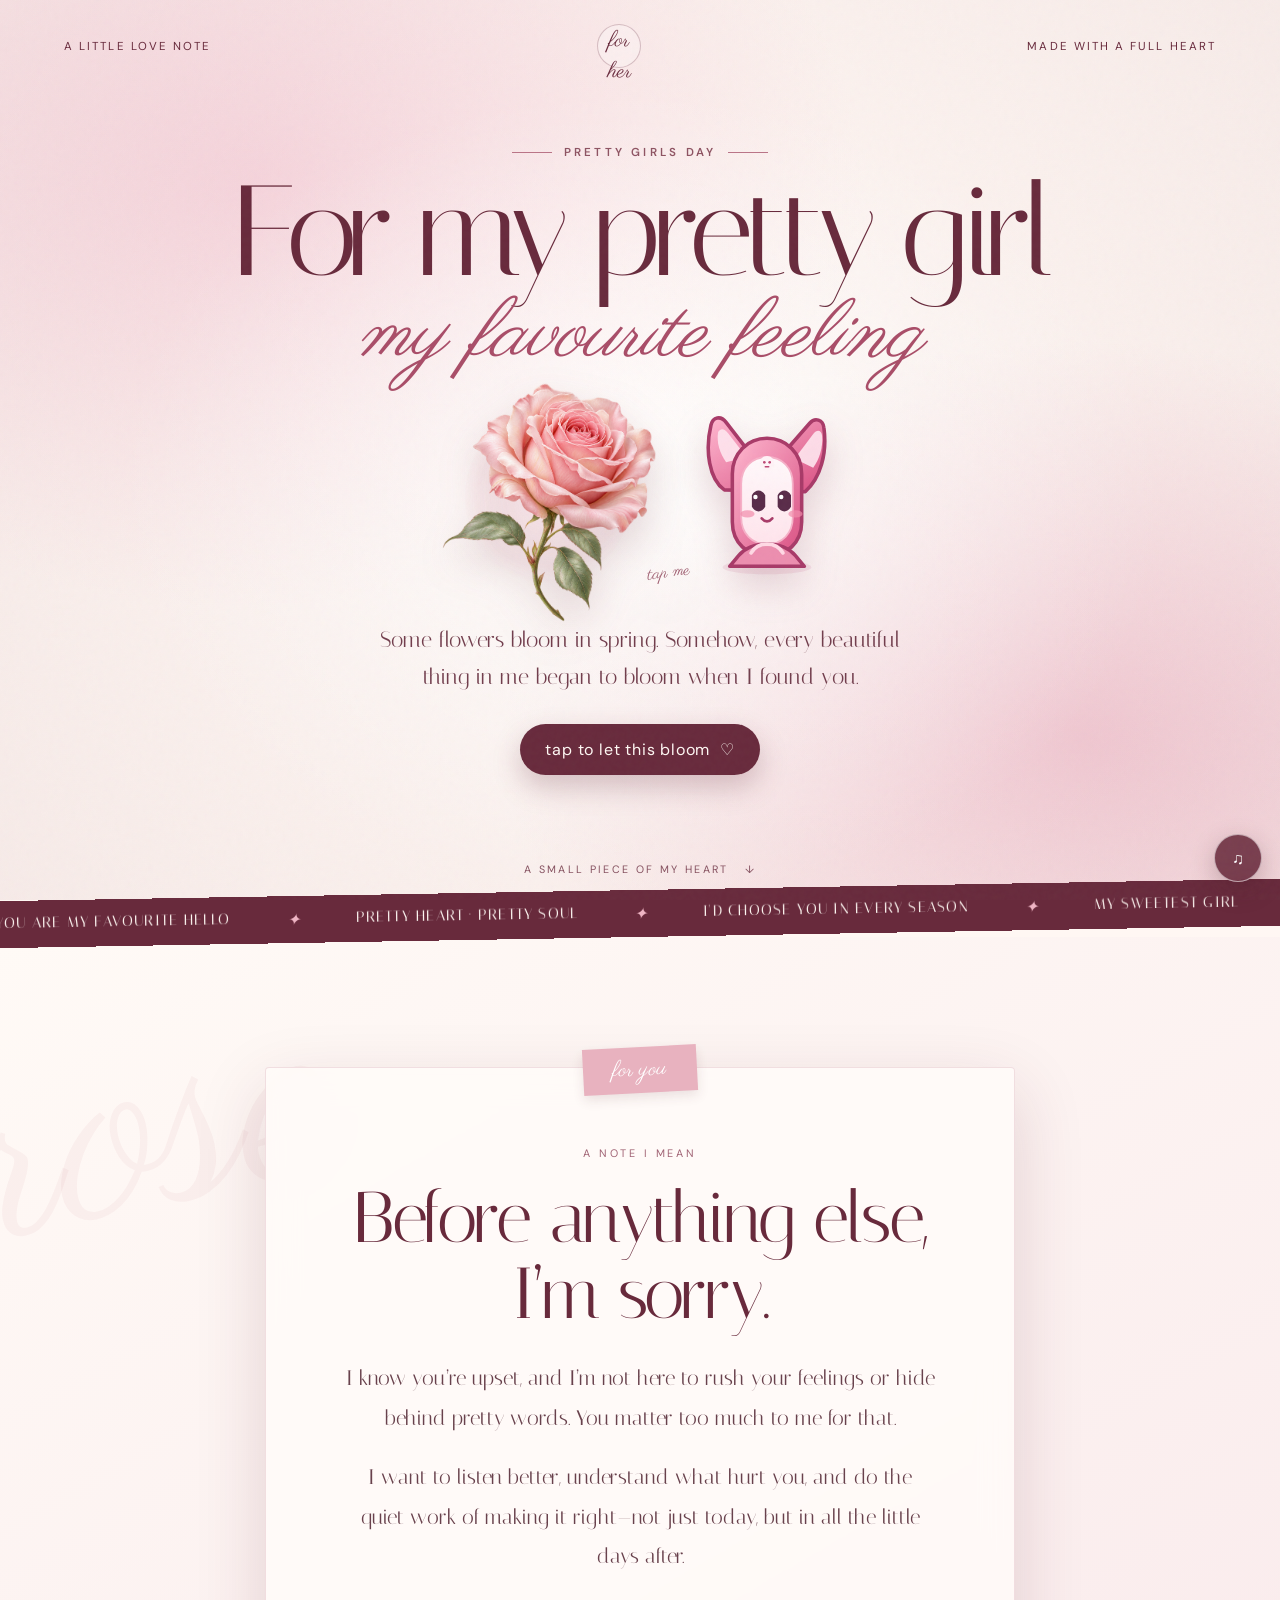
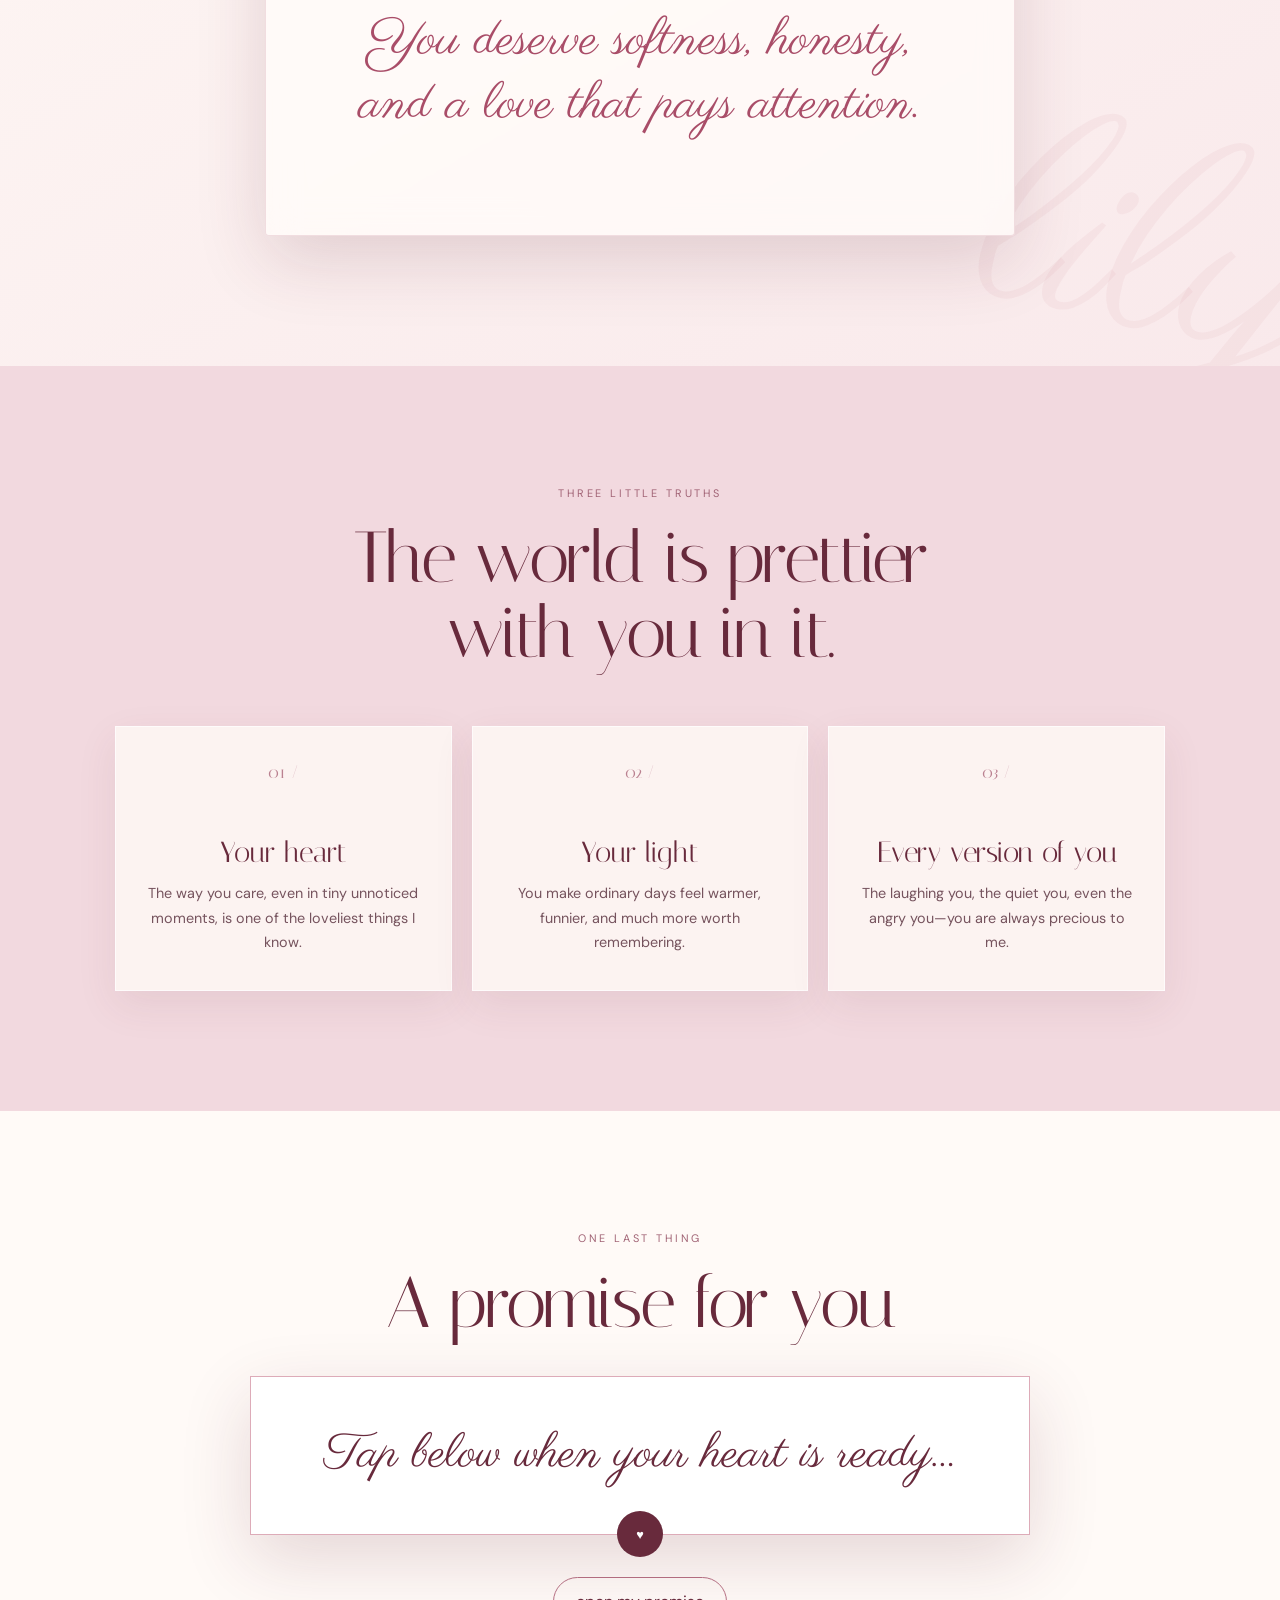
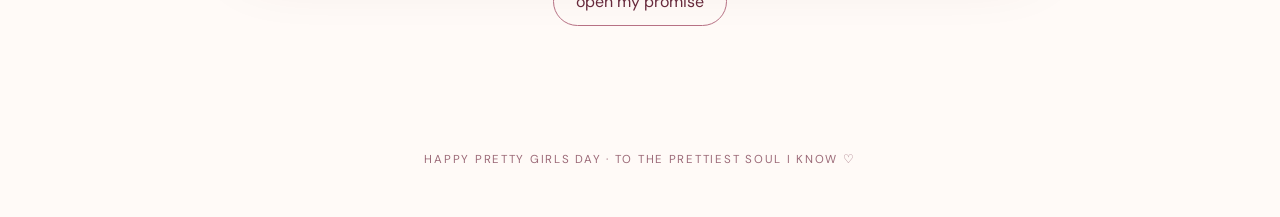
<file: index3.html>
<!doctype html>
<html lang="en">
<head>
  <meta charset="UTF-8" />
  <meta name="viewport" content="width=device-width, initial-scale=1" />
  <meta name="theme-color" content="#f7d9de" />
  <title>For My Pretty Girl</title>
  <link rel="preconnect" href="https://fonts.googleapis.com">
  <link rel="preconnect" href="https://fonts.gstatic.com" crossorigin>
  <link href="https://fonts.googleapis.com/css2?family=DM+Sans:wght@400;500;600&family=Italiana&family=Parisienne&display=swap" rel="stylesheet">
  <style>
    :root {
      --wine:#682a3c; --rose:#a94d68; --pink:#eaa7b8; --blush:#f8dce3;
      --cream:#fff9f4; --paper:rgba(255,252,249,.82); --sage:#737b63;
      --shadow:0 24px 70px rgba(92,31,49,.16);
    }
    *{box-sizing:border-box}
    html{scroll-behavior:smooth;overflow-x:clip}
    body{margin:0;color:var(--wine);font-family:"DM Sans",sans-serif;background:#fff7f3;overflow-x:hidden}
    button{font:inherit}
    .grain{position:fixed;inset:0;pointer-events:none;z-index:30;opacity:.16;background-image:url("data:image/svg+xml,%3Csvg viewBox='0 0 180 180' xmlns='http://www.w3.org/2000/svg'%3E%3Cfilter id='n'%3E%3CfeTurbulence type='fractalNoise' baseFrequency='.9' numOctaves='3' stitchTiles='stitch'/%3E%3C/filter%3E%3Crect width='100%25' height='100%25' filter='url(%23n)' opacity='.18'/%3E%3C/svg%3E")}
    .hero{min-height:100svh;position:relative;display:grid;place-items:center;text-align:center;padding:110px 24px 90px;background:radial-gradient(ellipse at 50% 55%,rgba(255,255,255,.9),transparent 58%),radial-gradient(ellipse at 20% 20%,#f9d7df 0,transparent 42%),radial-gradient(ellipse at 85% 82%,#f4cbd5 0,transparent 38%),#fff7f3;isolation:isolate}
    .hero:after{content:"";position:absolute;inset:0;background:radial-gradient(circle at 50% 47%,rgba(255,251,247,.18),rgba(107,34,55,.06));z-index:-1}
    .topbar{position:absolute;top:0;left:0;width:100%;padding:24px clamp(20px,5vw,64px);display:flex;justify-content:space-between;align-items:center;font-size:.72rem;letter-spacing:.18em;text-transform:uppercase}
    .seal{width:44px;height:44px;border:1px solid rgba(104,42,60,.25);border-radius:50%;display:grid;place-items:center;font-family:"Parisienne";font-size:1.4rem;text-transform:none;letter-spacing:0;background:rgba(255,255,255,.25);backdrop-filter:blur(8px)}
    .hero-copy{max-width:820px;animation:rise 1.25s cubic-bezier(.22,1,.36,1) both}
    .eyebrow{display:flex;align-items:center;justify-content:center;gap:12px;margin:0 0 20px;font-size:.72rem;font-weight:600;letter-spacing:.28em;text-transform:uppercase;color:#8e5362}
    .eyebrow:before,.eyebrow:after{content:"";width:40px;height:1px;background:#ba7487}
    h1{font-family:"Italiana",serif;font-size:clamp(4rem,10vw,8.2rem);font-weight:400;line-height:.82;letter-spacing:-.055em;margin:0;text-wrap:balance}
    h1 em{display:block;font-family:"Parisienne",cursive;font-size:.63em;font-weight:400;color:var(--rose);margin-top:.22em;letter-spacing:0}
    .rose-stage{width:clamp(145px,22vw,230px);height:clamp(155px,23vw,245px);margin:5px auto -15px;position:relative;display:grid;place-items:center;cursor:pointer;animation:roseFloat 4.5s ease-in-out infinite;filter:drop-shadow(0 20px 20px rgba(104,42,60,.19))}
    .rose-stage:before{content:"";position:absolute;width:72%;height:72%;border-radius:50%;background:radial-gradient(circle,rgba(255,235,240,.88),rgba(244,178,194,.12) 58%,transparent 72%);animation:roseGlow 3.2s ease-in-out infinite}
    .rose-stage:after{content:"tap me";position:absolute;right:-27px;bottom:34px;font-family:"Parisienne";font-size:1.1rem;color:#9c5a6d;transform:rotate(-8deg)}
    .center-rose{position:relative;width:100%;height:100%;object-fit:contain;transform-origin:50% 86%;animation:roseSway 4.5s ease-in-out infinite;transition:filter .3s}
    .rose-stage:hover .center-rose{filter:saturate(1.08) brightness(1.04)}
    .rose-stage.blooming{animation:roseBloom .75s cubic-bezier(.17,.89,.32,1.4)}
    .rose-stage.blooming .center-rose{animation:roseSpin .75s ease-out}
    .hero-friends{display:flex;align-items:center;justify-content:center;gap:clamp(0px,2vw,24px);margin:5px auto -15px}
    .hero-friends .rose-stage{margin:0}
    .kuromi-stage{width:clamp(108px,16vw,160px);height:clamp(130px,19vw,190px);display:grid;place-items:center;animation:kuromiFloat 4s ease-in-out infinite;filter:drop-shadow(0 16px 18px rgba(130,54,82,.2))}
    .kuromi-svg{width:100%;height:100%;overflow:visible}
    .intro{max-width:540px;margin:18px auto 28px;font-family:"Italiana",serif;font-size:clamp(1.08rem,2.1vw,1.35rem);line-height:1.7;color:#713d4c}
    .cta{border:0;border-radius:99px;background:var(--wine);color:#fff8f4;padding:15px 25px;letter-spacing:.05em;cursor:pointer;box-shadow:0 12px 28px rgba(104,42,60,.25);transition:.25s ease}
    .cta:hover{transform:translateY(-3px);background:#7c3349;box-shadow:0 16px 34px rgba(104,42,60,.3)}
    .scroll-note{position:absolute;bottom:24px;font-size:.67rem;text-transform:uppercase;letter-spacing:.22em;color:#85505f;animation:bob 2s ease-in-out infinite}

    .marquee{overflow:hidden;background:var(--wine);color:#fff9f4;padding:13px 0;transform:rotate(-1deg);margin:-10px -5px 0;position:relative;z-index:3}
    .marquee-track{display:flex;width:max-content;animation:marquee 26s linear infinite}
    .marquee span{white-space:nowrap;font-family:"Italiana";font-size:.95rem;letter-spacing:.08em;padding-right:3.5rem}
    .marquee i{color:#efb5c4;margin-right:3.5rem}

    section{position:relative}
    .letter-section{padding:130px 22px;background:linear-gradient(150deg,#fffaf6 0%,#f9e9eb 100%);display:grid;place-items:center;overflow:hidden}
    .flower-mark{position:absolute;font-family:"Parisienne";font-size:clamp(8rem,23vw,18rem);color:rgba(191,108,128,.07);line-height:1;user-select:none}
    .fm1{left:-2%;top:5%;transform:rotate(-12deg)} .fm2{right:-3%;bottom:-4%;transform:rotate(13deg)}
    .letter{max-width:750px;background:var(--paper);backdrop-filter:blur(16px);border:1px solid rgba(169,77,104,.16);border-radius:4px;padding:clamp(34px,7vw,78px);box-shadow:var(--shadow);position:relative;text-align:center}
    .letter:before{content:"for you";position:absolute;top:-21px;left:50%;transform:translateX(-50%) rotate(-3deg);background:#e8b2bf;color:white;padding:8px 30px;font-family:"Parisienne";font-size:1.35rem;box-shadow:0 5px 12px rgba(90,35,50,.12)}
    .section-label{font-size:.68rem;letter-spacing:.26em;text-transform:uppercase;color:#a06274;margin-bottom:20px}
    h2{font-family:"Italiana";font-size:clamp(2.7rem,6vw,4.5rem);font-weight:400;line-height:1.05;margin:0 0 28px;letter-spacing:-.03em}
    .letter p{font-family:"Italiana";font-size:clamp(1.08rem,2vw,1.3rem);line-height:1.9;color:#68414c;margin:0 0 20px}
    .letter .truth{font-family:"Parisienne";font-size:clamp(2rem,5vw,3.2rem);color:var(--rose);line-height:1.25;margin-top:32px}

    .reasons{padding:120px 20px;background:#f2d9df;text-align:center;overflow:hidden}
    .reasons-head{max-width:700px;margin:0 auto 55px}
    .cards{max-width:1050px;margin:auto;display:grid;grid-template-columns:repeat(3,1fr);gap:20px}
    .card{min-height:265px;background:rgba(255,250,247,.78);border:1px solid rgba(255,255,255,.65);padding:35px 26px;display:flex;flex-direction:column;justify-content:space-between;box-shadow:0 14px 38px rgba(111,54,70,.09);transition:.4s cubic-bezier(.22,1,.36,1)}
    .card:nth-child(2){transform:translateY(24px)}
    .card:hover{transform:translateY(-9px) rotate(-1deg);box-shadow:0 24px 50px rgba(111,54,70,.16)}
    .card:nth-child(2):hover{transform:translateY(15px) rotate(1deg)}
    .num{font-family:"Italiana";font-size:1.05rem;color:#ba8190}
    .card h3{font-family:"Italiana";font-weight:400;font-size:1.8rem;line-height:1.2;margin:22px 0 12px}
    .card p{font-size:.9rem;line-height:1.7;color:#75535d;margin:0}

    .promise{padding:120px 22px 90px;background:#fffaf7;text-align:center}
    .promise-wrap{max-width:780px;margin:auto}
    .promise-box{margin:36px auto 0;border:1px solid #ddabb8;background:#fff;padding:46px clamp(24px,6vw,60px);position:relative;box-shadow:var(--shadow)}
    .promise-box:after{content:"♥";position:absolute;left:50%;bottom:-23px;transform:translateX(-50%);width:46px;height:46px;border-radius:50%;display:grid;place-items:center;background:var(--wine);color:#fff;font-size:.8rem}
    #promiseText{font-family:"Parisienne";font-size:clamp(1.9rem,5vw,3rem);line-height:1.35;min-height:1.35em}
    .reveal{margin-top:42px;background:transparent;color:var(--wine);border:1px solid #b77184;border-radius:99px;padding:13px 22px;cursor:pointer;transition:.25s}
    .reveal:hover{background:var(--blush)}
    footer{padding:36px 20px 50px;background:#fffaf7;text-align:center;font-size:.72rem;letter-spacing:.15em;text-transform:uppercase;color:#9c6a78}

    .petal{position:fixed;top:-8vh;z-index:20;pointer-events:none;width:13px;height:19px;border-radius:70% 10% 70% 10%;background:linear-gradient(135deg,#f5ccd5,#d97f96);opacity:.8;animation:fall linear forwards}
    .music{position:fixed;right:18px;bottom:18px;z-index:25;width:48px;height:48px;border-radius:50%;border:1px solid rgba(255,255,255,.55);background:rgba(104,42,60,.88);color:white;cursor:pointer;box-shadow:0 8px 24px rgba(72,22,36,.25);backdrop-filter:blur(10px)}
    .toast{position:fixed;left:50%;bottom:30px;z-index:24;transform:translate(-50%,25px);background:#fffaf7;color:var(--wine);padding:12px 20px;border-radius:99px;box-shadow:var(--shadow);opacity:0;pointer-events:none;transition:.4s;font-family:"Parisienne";font-size:1.3rem;white-space:nowrap}
    .toast.show{opacity:1;transform:translate(-50%,0)}

    @keyframes rise{from{opacity:0;transform:translateY(28px)}to{opacity:1;transform:none}}
    @keyframes bob{50%{transform:translateY(6px)}}
    @keyframes marquee{to{transform:translateX(-50%)}}
    @keyframes fall{to{transform:translate(var(--drift),112vh) rotate(620deg);opacity:.15}}
    @keyframes roseFloat{0%,100%{transform:translateY(0)}50%{transform:translateY(-12px)}}
    @keyframes roseSway{0%,100%{transform:rotate(-3deg) scale(1)}50%{transform:rotate(3deg) scale(1.025)}}
    @keyframes roseGlow{0%,100%{transform:scale(.9);opacity:.55}50%{transform:scale(1.12);opacity:1}}
    @keyframes roseBloom{0%{transform:scale(1)}45%{transform:scale(1.17) translateY(-9px)}100%{transform:scale(1)}}
    @keyframes roseSpin{0%{transform:rotate(-3deg)}45%{transform:rotate(10deg)}100%{transform:rotate(-3deg)}}
    @keyframes kuromiFloat{0%,100%{transform:translateY(3px) rotate(2deg)}50%{transform:translateY(-8px) rotate(-2deg)}}
    @media(max-width:760px){
      .hero{padding-top:100px;background-position:center}.topbar{padding:18px}.topbar>span{display:none}
      .hero-friends{gap:0}.kuromi-stage{width:clamp(92px,27vw,130px);height:clamp(112px,32vw,154px)}
      .cards{grid-template-columns:1fr;max-width:430px}.card,.card:nth-child(2){min-height:210px;transform:none}.card:nth-child(2):hover{transform:translateY(-9px)}
      .letter-section,.reasons,.promise{padding-top:90px;padding-bottom:90px}.rose-stage:after{right:-16px}
    }
    @media(prefers-reduced-motion:reduce){*{scroll-behavior:auto!important}.marquee-track,.scroll-note,.kuromi-stage{animation:none}.petal{display:none}.hero-copy{animation:none}}
  </style>
</head>
<body>
  <div class="grain"></div>
  <button class="music" id="musicBtn" aria-label="Play a soft melody" title="Play a soft melody">♫</button>
  <div class="toast" id="toast">a little melody for you ♡</div>

  <main>
    <section class="hero">
      <nav class="topbar"><span>a little love note</span><div class="seal">for her</div><span>made with a full heart</span></nav>
      <div class="hero-copy">
        <p class="eyebrow">Pretty Girls Day</p>
        <h1>For my pretty girl<em>my favourite feeling</em></h1>
        <div class="hero-friends">
          <div class="rose-stage" id="centerRose" role="button" tabindex="0" aria-label="A pink rose for you">
            <img class="center-rose" src="assets/pink-rose-centerpiece.png" alt="A beautiful pink rose" />
          </div>
          <div class="kuromi-stage" role="img" aria-label="A cute pink Kuromi">
            <svg class="kuromi-svg" viewBox="0 0 180 200" xmlns="http://www.w3.org/2000/svg" aria-hidden="true">
              <defs>
                <linearGradient id="hoodPink" x1="0" y1="0" x2="1" y2="1">
                  <stop offset="0" stop-color="#ffb8d0" />
                  <stop offset="1" stop-color="#d94f82" />
                </linearGradient>
                <linearGradient id="facePink" x1="0" y1="0" x2="0" y2="1">
                  <stop offset="0" stop-color="#fff9fb" />
                  <stop offset="1" stop-color="#ffe4ec" />
                </linearGradient>
              </defs>
              <ellipse cx="90" cy="179" rx="50" ry="8" fill="#b9557a" opacity=".12" />
              <path d="M42 92C25 80 20 48 27 19c2-9 11-11 17-3l27 35 40-3 27-31c6-7 15-4 16 5 4 29-4 57-21 72z" fill="url(#hoodPink)" stroke="#a83a68" stroke-width="4" stroke-linejoin="round" />
              <path d="M35 27c3-5 7-4 11 1l21 27-23 6C37 51 33 39 35 27z" fill="#ffe7f0" opacity=".9" />
              <path d="M142 29c4-5 9-5 10 2 1 14-3 26-10 36l-21-10z" fill="#ffe7f0" opacity=".9" />
              <path d="M51 74c0-23 17-40 39-40s39 17 39 40v54c0 23-17 39-39 39s-39-16-39-39z" fill="url(#hoodPink)" stroke="#a83a68" stroke-width="4" />
              <path d="M61 85c0-18 12-30 29-30s29 12 29 30v38c0 18-12 30-29 30s-29-12-29-30z" fill="url(#facePink)" stroke="#f6b1c8" stroke-width="2" />
              <path d="M73 98c4-7 11-7 15 0v13c-4 7-11 7-15 0zM102 98c4-7 11-7 15 0v13c-4 7-11 7-15 0z" fill="#592b49" />
              <circle cx="77" cy="100" r="2.5" fill="#fff" /><circle cx="106" cy="100" r="2.5" fill="#fff" />
              <ellipse cx="68" cy="119" rx="8" ry="4" fill="#f28cab" opacity=".7" /><ellipse cx="122" cy="119" rx="8" ry="4" fill="#f28cab" opacity=".7" />
              <path d="M84 124q6 7 12 0" fill="none" stroke="#a83a68" stroke-width="3" stroke-linecap="round" />
              <path d="M90 54c-5 0-8 4-8 8v4h3v4h10v-4h3v-4c0-4-3-8-8-8z" fill="#fff3f7" />
              <circle cx="87" cy="61" r="1.5" fill="#bd4775" /><circle cx="93" cy="61" r="1.5" fill="#bd4775" />
              <path d="M88 66h4" stroke="#bd4775" stroke-width="1.5" stroke-linecap="round" />
              <path d="M58 166c8-9 17-13 32-13s24 4 32 13l10 12H48z" fill="#ec8eaf" stroke="#a83a68" stroke-width="4" stroke-linejoin="round" />
              <path d="M72 163c4-7 10-10 18-10s14 3 18 10" fill="none" stroke="#ffd9e5" stroke-width="4" stroke-linecap="round" />
            </svg>
          </div>
        </div>
        <p class="intro">Some flowers bloom in spring. Somehow, every beautiful thing in me began to bloom when I found you.</p>
        <button class="cta" id="bloomBtn">tap to let this bloom &nbsp;♡</button>
      </div>
      <div class="scroll-note">a small piece of my heart &nbsp; ↓</div>
    </section>

    <div class="marquee" aria-hidden="true"><div class="marquee-track" id="marquee"></div></div>

    <section class="letter-section">
      <div class="flower-mark fm1">rose</div><div class="flower-mark fm2">lily</div>
      <article class="letter">
        <div class="section-label">a note I mean</div>
        <h2>Before anything else,<br>I’m sorry.</h2>
        <p>I know you’re upset, and I’m not here to rush your feelings or hide behind pretty words. You matter too much to me for that.</p>
        <p>I want to listen better, understand what hurt you, and do the quiet work of making it right—not just today, but in all the little days after.</p>
        <p class="truth">You deserve softness, honesty, and a love that pays attention.</p>
      </article>
    </section>

    <section class="reasons">
      <div class="reasons-head">
        <div class="section-label">three little truths</div>
        <h2>The world is prettier<br>with you in it.</h2>
      </div>
      <div class="cards">
        <article class="card"><span class="num">01 /</span><div><h3>Your heart</h3><p>The way you care, even in tiny unnoticed moments, is one of the loveliest things I know.</p></div></article>
        <article class="card"><span class="num">02 /</span><div><h3>Your light</h3><p>You make ordinary days feel warmer, funnier, and much more worth remembering.</p></div></article>
        <article class="card"><span class="num">03 /</span><div><h3>Every version of you</h3><p>The laughing you, the quiet you, even the angry you—you are always precious to me.</p></div></article>
      </div>
    </section>

    <section class="promise">
      <div class="promise-wrap">
        <div class="section-label">one last thing</div>
        <h2>A promise for you</h2>
        <div class="promise-box"><div id="promiseText">Tap below when your heart is ready…</div></div>
        <button class="reveal" id="revealBtn">open my promise</button>
      </div>
    </section>
  </main>
  <footer>Happy Pretty Girls Day · to the prettiest soul I know ♡</footer>

  <script>
    const mottos=["YOU ARE MY FAVOURITE HELLO","PRETTY HEART · PRETTY SOUL","I'D CHOOSE YOU IN EVERY SEASON","MY SWEETEST GIRL","YOU MAKE LIFE BLOOM"];
    const set=[...mottos,...mottos];
    document.querySelector('#marquee').innerHTML=set.map(x=>`<span>${x}</span><i>✦</i>`).join('');

    function petalBurst(amount=24){
      for(let i=0;i<amount;i++) setTimeout(()=>{
        const p=document.createElement('i'); p.className='petal';
        p.style.left=Math.random()*100+'vw'; p.style.setProperty('--drift',(Math.random()*180-90)+'px');
        p.style.animationDuration=(5+Math.random()*5)+'s'; p.style.transform=`rotate(${Math.random()*180}deg)`;
        document.body.appendChild(p); setTimeout(()=>p.remove(),10000);
      },i*90);
    }
    document.querySelector('#bloomBtn').addEventListener('click',()=>{petalBurst(34);document.querySelector('.letter-section').scrollIntoView({behavior:'smooth'});});
    const rose=document.querySelector('#centerRose');
    const bloomRose=()=>{rose.classList.remove('blooming');void rose.offsetWidth;rose.classList.add('blooming');petalBurst(16);};
    rose.addEventListener('click',bloomRose);
    rose.addEventListener('keydown',e=>{if(e.key==='Enter'||e.key===' '){e.preventDefault();bloomRose();}});

    const promises=[
      "I promise to listen to understand—not just to reply.",
      "I promise your feelings will always have a safe place with me.",
      "I promise to keep choosing us, especially in the difficult moments.",
      "And I promise to love you in ways you can feel, not only hear."
    ];
    let promiseIndex=0;
    document.querySelector('#revealBtn').addEventListener('click',e=>{
      const target=document.querySelector('#promiseText'); target.animate([{opacity:0,transform:'translateY(8px)'},{opacity:1,transform:'none'}],{duration:550});
      target.textContent=promises[promiseIndex++%promises.length]; e.currentTarget.textContent=promiseIndex<4?'another promise':'read them again ♡'; petalBurst(8);
    });

    let audio,playing=false;
    document.querySelector('#musicBtn').addEventListener('click',async e=>{
      if(!audio) audio=new (window.AudioContext||window.webkitAudioContext)();
      if(audio.state==='suspended') await audio.resume();
      playing=!playing; e.currentTarget.textContent=playing?'Ⅱ':'♫';
      const toast=document.querySelector('#toast'); toast.textContent=playing?'a little melody for you ♡':'melody paused'; toast.classList.add('show'); setTimeout(()=>toast.classList.remove('show'),1800);
      if(!playing)return;
      const notes=[261.63,329.63,392,329.63,293.66,349.23,440,392]; let t=audio.currentTime;
      notes.forEach((f,i)=>{const o=audio.createOscillator(),g=audio.createGain();o.type='sine';o.frequency.value=f;g.gain.setValueAtTime(0,t+i*.42);g.gain.linearRampToValueAtTime(.045,t+i*.42+.04);g.gain.exponentialRampToValueAtTime(.001,t+i*.42+.38);o.connect(g).connect(audio.destination);o.start(t+i*.42);o.stop(t+i*.42+.4)});
      setTimeout(()=>{if(playing)document.querySelector('#musicBtn').click()},3600);
    });

    const seen=new IntersectionObserver(entries=>entries.forEach(x=>{if(x.isIntersecting){x.target.animate([{opacity:0,transform:'translateY(28px)'},{opacity:1,transform:'none'}],{duration:850,easing:'cubic-bezier(.22,1,.36,1)',fill:'both'});seen.unobserve(x.target)}}),{threshold:.15});
    document.querySelectorAll('.letter,.card,.promise-wrap').forEach(el=>seen.observe(el));
  </script>
</body>
</html>
</file>
<file: rasmalai-1111/styles.css>
:root {
  --ink: #382c33;
  --muted: #7d6973;
  --paper: #fffdfb;
  --blush: #f8d7e2;
  --rose: #d985a4;
  --rose-deep: #a95173;
  --cream: #fff3e8;
  --blue: #88b9d8;
  --shadow: 0 24px 70px rgba(113, 68, 83, .13);
}

* { box-sizing: border-box; }
html { scroll-behavior: smooth; }
body {
  margin: 0;
  color: var(--ink);
  background: #fff9fb;
  font-family: "Avenir Next", Avenir, "Helvetica Neue", sans-serif;
  overflow-x: hidden;
}
button, a { -webkit-tap-highlight-color: transparent; }
button { font: inherit; }
a { color: inherit; }

.grain {
  position: fixed; inset: 0; z-index: 50; pointer-events: none; opacity: .035;
  background-image: url("data:image/svg+xml,%3Csvg viewBox='0 0 180 180' xmlns='http://www.w3.org/2000/svg'%3E%3Cfilter id='n'%3E%3CfeTurbulence type='fractalNoise' baseFrequency='.85' numOctaves='4' stitchTiles='stitch'/%3E%3C/filter%3E%3Crect width='100%25' height='100%25' filter='url(%23n)' opacity='.65'/%3E%3C/svg%3E");
}

.hero {
  min-height: 100svh;
  position: relative;
  overflow: hidden;
  background:
    radial-gradient(circle at 70% 35%, rgba(255,255,255,.92) 0 3%, transparent 28%),
    linear-gradient(145deg, #fffefd 5%, #fae6ed 54%, #efd0df 100%);
  padding: 26px clamp(22px, 6vw, 86px) 50px;
}

.nav { position: relative; z-index: 5; display: flex; align-items: center; justify-content: space-between; }
.brand { font: 600 25px/1 Georgia, serif; text-decoration: none; letter-spacing: -.05em; }
.brand span, .clock span { color: var(--rose-deep); animation: pulse 1.7s infinite; }
.nav-right { display: flex; gap: 16px; align-items: center; }
.opened-count { font-size: 11px; letter-spacing: .12em; text-transform: uppercase; color: var(--muted); }
.opened-count b { color: var(--ink); }
.sound-toggle { border: 1px solid rgba(56,44,51,.15); border-radius: 99px; padding: 8px 12px; background: rgba(255,255,255,.38); color: var(--muted); cursor: pointer; font-size: 11px; text-transform: uppercase; letter-spacing: .08em; }
.sound-toggle span:first-child { margin-right: 6px; }

.hero-copy { position: relative; z-index: 4; width: min(640px, 58vw); padding-top: clamp(110px, 17vh, 190px); }
.eyebrow { margin: 0 0 20px; color: var(--rose-deep); text-transform: uppercase; letter-spacing: .2em; font-size: 11px; font-weight: 700; }
h1, h2 { font-family: Georgia, "Times New Roman", serif; font-weight: 400; letter-spacing: -.045em; margin: 0; }
h1 { font-size: clamp(52px, 7.4vw, 110px); line-height: .91; }
h1 em, h2 em { color: var(--rose-deep); font-weight: 400; }
.intro { max-width: 530px; color: #67525d; font: 400 clamp(16px, 1.7vw, 21px)/1.7 Georgia, serif; margin: 30px 0 35px; }
.primary-button { display: inline-flex; align-items: center; gap: 22px; padding: 14px 22px 14px 25px; border: 1px solid rgba(56,44,51,.22); text-decoration: none; border-radius: 99px; font-size: 12px; text-transform: uppercase; letter-spacing: .12em; background: rgba(255,255,255,.45); transition: .25s ease; }
.primary-button:hover { transform: translateY(-3px); background: #fff; box-shadow: 0 12px 30px rgba(84,48,63,.1); }
.primary-button span { font-size: 18px; }
.hero-note { position: absolute; z-index: 4; right: clamp(22px, 6vw, 86px); bottom: 34px; margin: 0; font: italic 13px Georgia, serif; color: var(--muted); }

.hero-visual { position: absolute; z-index: 2; right: -2vw; top: 9%; width: 48vw; height: 78vh; }
.moon { position: absolute; width: clamp(230px, 30vw, 430px); aspect-ratio: 1; display: grid; place-items: center; right: 9%; top: 11%; border-radius: 50%; background: rgba(255,255,255,.58); box-shadow: 0 0 80px 30px rgba(255,255,255,.5), inset -30px -20px 70px rgba(239,193,210,.15); color: rgba(169,81,115,.32); font: italic clamp(32px,5vw,70px) Georgia, serif; letter-spacing: -.08em; }
.orbit { position: absolute; border: 1px solid rgba(169,81,115,.18); border-radius: 50%; transform: rotate(-16deg); }
.orbit-one { inset: 0 2% 4% 0; }
.orbit-two { inset: 8% -3% 9% 8%; transform: rotate(23deg); }
.skyline { position: absolute; bottom: 6%; right: 5%; left: 10%; height: 22%; display: flex; align-items: flex-end; justify-content: center; gap: 4px; opacity: .22; }
.skyline span { display: block; width: 12%; height: 55%; background: var(--rose-deep); clip-path: polygon(6% 7%, 36% 7%, 36% 0, 62% 0, 62% 8%, 94% 8%, 94% 100%, 6% 100%); }
.skyline span:nth-child(2) { height: 72%; width: 10%; }
.skyline .spire { height: 97%; width: 11%; clip-path: polygon(47% 0, 53% 0, 56% 17%, 70% 20%, 82% 100%, 17% 100%, 31% 20%, 44% 17%); }
.skyline span:nth-child(4) { height: 62%; width: 14%; }
.skyline span:nth-child(5) { height: 82%; width: 9%; }
.skyline span:nth-child(6) { height: 49%; width: 17%; }
.cloud { position: absolute; width: 150px; height: 32px; background: rgba(255,255,255,.6); border-radius: 99px; filter: blur(.2px); }
.cloud:before, .cloud:after { content:""; position:absolute; background:inherit; border-radius:50%; }
.cloud:before { width: 60px; height:60px; left:25px; bottom:0; }
.cloud:after { width:80px; height:80px; right:14px; bottom:0; }
.cloud-one { top: 34%; right: 2%; transform: scale(.65); }
.cloud-two { top: 67%; left: -4%; transform: scale(.45); opacity:.75; }
.flight-path { position:absolute; inset: 5% 0 auto 0; height: 280px; z-index:3; pointer-events:none; }
.flight-path svg { width:100%; height:100%; overflow:visible; }
.flight-path path { fill:none; stroke:rgba(169,81,115,.27); stroke-width:1.2; stroke-dasharray: 4 8; }
.paper-plane { position:absolute; right:12%; top:45px; color:var(--rose-deep); font-size:25px; transform:rotate(-22deg); animation: float 4s ease-in-out infinite; }

.rose { position:absolute; width:66px; height:66px; }
.rose i { position:absolute; inset:15px; background:linear-gradient(135deg,#fff,#efb1c7); border-radius:60% 35% 60% 40%; transform-origin:50% 80%; box-shadow:inset 4px 4px 9px rgba(169,81,115,.1); }
.rose i:nth-child(2){transform:rotate(72deg)} .rose i:nth-child(3){transform:rotate(144deg)} .rose i:nth-child(4){transform:rotate(216deg)} .rose i:nth-child(5){transform:rotate(288deg)}
.rose-a { right:3%; top:5%; transform:rotate(14deg); }
.rose-b { left:10%; bottom:2%; transform:scale(.7) rotate(-18deg); }

.letter-section { position:relative; max-width:1240px; margin:auto; padding:140px clamp(22px,7vw,100px); display:grid; grid-template-columns:80px minmax(0,750px) 1fr; align-items:center; }
.section-number { align-self:start; font:italic 18px Georgia,serif; color:var(--rose); padding-top:25px; }
.letter-card { position:relative; background:var(--paper); padding:clamp(38px,6vw,75px); box-shadow:var(--shadow); border:1px solid rgba(169,81,115,.1); transform:rotate(-.7deg); }
.letter-card:after { content:""; position:absolute; inset:10px; border:1px solid rgba(169,81,115,.08); pointer-events:none; }
.postmark { position:absolute; right:28px; top:28px; width:90px; height:90px; display:grid; place-items:center; text-align:center; border:1px solid rgba(169,81,115,.3); border-radius:50%; color:rgba(169,81,115,.55); font:italic 16px Georgia,serif; transform:rotate(9deg); }
.postmark span { font:8px Avenir,sans-serif; letter-spacing:.13em; }
.salutation { font:italic 19px Georgia,serif !important; color:var(--rose-deep) !important; }
.letter-card h2 { font-size:clamp(36px,4.5vw,63px); line-height:1.05; max-width:600px; margin:22px 0 32px; }
.letter-card p { color:#68555f; font:17px/1.8 Georgia,serif; }
.signature { margin-top:35px; color:var(--ink)!important; }
.signature span { color:var(--rose-deep); font-size:23px; }
.side-stamp { justify-self:center; writing-mode:vertical-rl; text-orientation:mixed; letter-spacing:.23em; font-size:9px; color:#ae8e9c; }

.capsule { padding:130px clamp(22px,6vw,90px); background:linear-gradient(180deg,#f8e8ee 0%,#fff8fb 100%); }
.section-heading { max-width:1150px; margin:0 auto 60px; display:flex; justify-content:space-between; gap:60px; align-items:flex-end; }
.section-heading h2 { font-size:clamp(44px,6vw,82px); line-height:.95; }
.section-heading>p { max-width:330px; color:var(--muted); font:15px/1.7 Georgia,serif; }
.wish-grid { max-width:1150px; margin:auto; display:grid; grid-template-columns:repeat(4,1fr); gap:16px; }
.wish-card { position:relative; min-height:265px; border:1px solid rgba(169,81,115,.16); border-radius:2px; padding:24px; color:var(--ink); background:rgba(255,255,255,.66); cursor:pointer; text-align:left; overflow:hidden; transition:transform .3s ease, box-shadow .3s ease, background .3s ease; display:flex; flex-direction:column; align-items:flex-start; }
.wish-card:before, .wish-card:after { content:""; position:absolute; width:75%; height:1px; background:rgba(169,81,115,.15); top:53%; }
.wish-card:before { left:-18%; transform:rotate(31deg); }
.wish-card:after { right:-18%; transform:rotate(-31deg); }
.wish-card:hover { transform:translateY(-6px) rotate(.35deg); box-shadow:0 22px 45px rgba(105,62,77,.11); background:#fff; }
.wish-number { font:italic 12px Georgia,serif; color:var(--rose-deep); }
.wish-icon { position:relative; z-index:1; display:grid; place-items:center; width:70px; height:70px; border-radius:50%; background:#fff4f7; margin:auto; align-self:center; font:32px Georgia,serif; color:var(--rose-deep); box-shadow:0 10px 28px rgba(136,82,101,.1); }
.wish-icon.blue { color:#4b95c1; background:#eef8ff; }
.wish-icon.dark { color:#6b536b; background:#f3eaf6; }
.wish-title { position:relative; z-index:1; align-self:center; font:20px Georgia,serif; }
.seal { position:absolute; z-index:3; bottom:17px; right:18px; width:44px; height:44px; border-radius:50%; display:grid; place-items:center; background:var(--rose-deep); color:#fff; box-shadow:0 4px 0 #87405b; text-transform:uppercase; font-size:7px; letter-spacing:.06em; }
.wish-message { position:absolute; z-index:4; inset:0; display:flex; align-items:center; padding:34px; opacity:0; transform:scale(.96); pointer-events:none; transition:.35s ease; background:linear-gradient(145deg,#fff,#fff0f5); color:#5e4853; font:italic 18px/1.55 Georgia,serif; }
.wish-card.open .wish-message { opacity:1; transform:scale(1); }
.wish-card.open .seal { background:#fff; color:var(--rose-deep); box-shadow:0 3px 10px rgba(90,47,63,.14); }
.final-wish { grid-column:span 2; background:linear-gradient(145deg,#5e4150,#31242b); color:#fff; }
.final-wish .wish-number { color:#f7bed2; }
.final-wish .wish-icon { background:rgba(255,255,255,.09); color:#ffd8e6; box-shadow:none; }
.final-wish .wish-message { background:linear-gradient(145deg,#5e4150,#31242b); color:#fff5f8; font-size:22px; }
.final-wish.locked { cursor:not-allowed; filter:saturate(.65); }
.final-wish.locked:hover { transform:none; box-shadow:none; }

.gifts-section { padding:140px clamp(22px,6vw,90px); background:#fffdfb; }
.gift-heading { max-width:1150px; margin:0 auto; display:flex; justify-content:space-between; align-items:flex-end; gap:50px; }
.gift-heading h2 { font-size:clamp(46px,6vw,82px); line-height:.95; }
.gift-heading h2 em { display:block; }
.gift-progress { width:min(330px,100%); color:var(--muted); font-size:10px; letter-spacing:.11em; text-transform:uppercase; }
.gift-progress b { color:var(--rose-deep); font-size:16px; }
.progress-track { height:4px; margin-top:13px; background:#f3dfe6; border-radius:99px; overflow:hidden; }
.progress-track i { display:block; width:0; height:100%; background:linear-gradient(90deg,#d985a4,#a95173); border-radius:inherit; transition:width .45s ease; }
.gift-intro { max-width:1150px; margin:28px auto 44px; color:var(--muted); font:16px/1.7 Georgia,serif; }
.gift-list { max-width:1150px; margin:auto; display:grid; grid-template-columns:repeat(2,1fr); gap:12px; }
.gift-item { position:relative; min-height:112px; display:grid; grid-template-columns:34px 48px 1fr 28px; align-items:center; gap:14px; padding:20px 22px; border:1px solid rgba(169,81,115,.13); background:#fff9fb; cursor:pointer; transition:.25s ease; overflow:hidden; }
.gift-item:hover { transform:translateY(-3px); border-color:rgba(169,81,115,.32); box-shadow:0 12px 30px rgba(105,62,77,.08); }
.gift-item input { position:absolute; opacity:0; pointer-events:none; }
.gift-check { display:grid; place-items:center; width:28px; height:28px; border:1px solid #d9acbd; border-radius:7px; color:transparent; background:#fff; transition:.25s ease; }
.gift-emoji { display:grid; place-items:center; width:44px; height:44px; border-radius:50%; background:#f8e8ee; font-size:23px; }
.gift-item b { display:block; font:20px Georgia,serif; color:var(--ink); }
.gift-item small { display:block; margin-top:6px; color:var(--muted); font:13px/1.4 Georgia,serif; }
.gift-item>i { align-self:start; color:#c99bad; font:italic 11px Georgia,serif; }
.gift-item:has(input:checked) { background:#f3e3e9; border-color:#d99ab1; }
.gift-item:has(input:checked) .gift-check { color:#fff; background:var(--rose-deep); border-color:var(--rose-deep); transform:rotate(-6deg); }
.gift-item:has(input:checked) b { text-decoration:line-through; text-decoration-color:#d79aaf; }
.special-gift { grid-column:1/-1; background:linear-gradient(135deg,#fff6f9,#f6dce6); }
.special-gift .gift-emoji { background:#fff; box-shadow:0 7px 20px rgba(105,62,77,.1); }
.gift-finale { max-width:760px; margin:0 auto; text-align:center; max-height:0; opacity:0; overflow:hidden; transition:.7s ease; }
.gift-finale.show { max-height:250px; opacity:1; margin-top:55px; }
.gift-finale span { display:inline-grid; place-items:center; width:62px; height:62px; border-radius:50%; background:var(--rose-deep); color:#fff; font:italic 14px Georgia,serif; box-shadow:0 12px 30px rgba(105,62,77,.2); }
.gift-finale p { margin:20px 0 8px; color:var(--muted); font:15px Georgia,serif; }
.gift-finale strong { color:var(--rose-deep); font:italic clamp(24px,3.5vw,39px) Georgia,serif; }
.reset-gifts { display:block; margin:30px auto 0; border:0; border-bottom:1px solid #d3a2b4; padding:5px 1px; background:transparent; color:var(--muted); cursor:pointer; text-transform:uppercase; letter-spacing:.14em; font-size:8px; }

.memory-section { max-width:1180px; margin:auto; padding:150px clamp(22px,6vw,80px); display:grid; grid-template-columns:1fr 1fr; align-items:center; gap:8vw; }
.memory-copy h2 { font-size:clamp(46px,5vw,72px); line-height:.98; }
.memory-copy>p:not(.eyebrow) { color:var(--muted); font:17px/1.75 Georgia,serif; max-width:490px; }
.tiny-list { display:flex; gap:10px; flex-wrap:wrap; margin-top:30px; text-transform:uppercase; letter-spacing:.11em; font-size:9px; color:var(--rose-deep); }
.tiny-list i { font-style:normal; }
.photo-wrap { position:relative; justify-self:center; transform:rotate(2.5deg); }
.photo-frame { background:#fff; width:min(390px,80vw); padding:18px 18px 24px; box-shadow:0 30px 70px rgba(82,54,66,.18); }
.photo-placeholder { position:relative; aspect-ratio:4/4.3; overflow:hidden; display:flex; flex-direction:column; justify-content:center; align-items:center; background:linear-gradient(180deg,#efd4df 0 52%,#dca8bb 52%); color:white; }
.photo-placeholder:after { content:""; position:absolute; bottom:0; left:0; right:0; height:28%; background:linear-gradient(150deg,transparent 49%,rgba(255,255,255,.25) 50%); }
.photo-placeholder p { position:relative; z-index:2; margin:20px 0 0; font:italic 23px/1.2 Georgia,serif; text-align:center; text-shadow:0 2px 8px rgba(60,30,40,.2); }
.photo-placeholder small { font-size:14px; }
.mini-plane { position:absolute; top:12%; right:13%; font-size:25px; transform:rotate(-20deg); }
.silhouettes { display:flex; gap:-4px; position:relative; z-index:1; align-items:end; }
.silhouettes i { display:block; width:75px; height:105px; border-radius:50% 50% 10px 10px; background:rgba(255,248,251,.78); position:relative; transform:rotate(5deg); }
.silhouettes i:before { content:""; position:absolute; width:56px; height:56px; left:8px; top:-35px; border-radius:50%; background:inherit; }
.silhouettes i+ i { margin-left:-9px; height:95px; transform:rotate(-7deg); background:rgba(255,255,255,.91); }
.photo-placeholder.has-photo { aspect-ratio: 16/10; background:#ead2dc; }
.photo-placeholder.has-photo:after { height:45%; background:linear-gradient(180deg,transparent,rgba(73,38,53,.16)); }
.our-photo { width:100%; height:100%; display:block; object-fit:cover; object-position:center; filter:saturate(.92) contrast(1.02); }
.photo-heart { position:absolute; z-index:2; right:14px; bottom:10px; color:#fff; font:28px Georgia,serif; text-shadow:0 2px 12px rgba(62,29,42,.38); }
.photo-caption { text-align:center; margin:18px 0 0; font:italic 15px Georgia,serif; color:#6d5963; }
.tape { position:absolute; z-index:3; width:90px; height:28px; background:rgba(255,240,204,.65); backdrop-filter:blur(2px); }
.tape-one { left:-27px; top:8px; transform:rotate(-35deg); }
.tape-two { right:-26px; bottom:9px; transform:rotate(-30deg); }

.forever { position:relative; overflow:hidden; min-height:760px; display:flex; flex-direction:column; align-items:center; justify-content:center; text-align:center; color:white; padding:100px 22px; background:radial-gradient(circle at 50% 40%,#745365 0,#3d2b35 42%,#21191e 100%); }
.forever .eyebrow { color:#f0abc4; }
.forever h2 { font-size:clamp(58px,8vw,110px); line-height:.9; }
.forever>p:not(.eyebrow) { font:italic 18px Georgia,serif; color:#e5cdd6; }
.clock { margin:25px 0; font:italic clamp(50px,7vw,92px) Georgia,serif; color:#ffe8f0; letter-spacing:-.08em; text-shadow:0 0 35px rgba(255,196,217,.28); }
.wish-button { border:1px solid rgba(255,255,255,.3); color:white; border-radius:99px; background:rgba(255,255,255,.07); padding:15px 24px; cursor:pointer; text-transform:uppercase; letter-spacing:.14em; font-size:10px; transition:.25s ease; }
.wish-button:hover { background:white; color:#432f39; transform:translateY(-3px); }
.wish-button span { color:#e77ca3; font-size:17px; margin-left:10px; }
.wish-reveal { max-height:0; opacity:0; overflow:hidden; transition:.8s ease; }
.wish-reveal.show { max-height:200px; opacity:1; margin-top:34px; }
.wish-reveal p { margin:0 0 9px; text-transform:uppercase; letter-spacing:.18em; font-size:9px; color:#d6b2c0; }
.wish-reveal strong { font:italic clamp(18px,3vw,30px)/1.45 Georgia,serif; color:#fff5f8; }
.stars { position:absolute; inset:0; opacity:.3; background-image:radial-gradient(#fff 1px,transparent 1px),radial-gradient(#ef9dbc 1px,transparent 1px); background-size:48px 48px,83px 83px; background-position:0 0,21px 17px; mask-image:linear-gradient(transparent,#000 20%,#000 80%,transparent); }

footer { display:flex; justify-content:space-between; padding:28px clamp(22px,6vw,86px); background:#21191e; color:#d9bdc7; border-top:1px solid rgba(255,255,255,.08); font-size:11px; letter-spacing:.08em; }
footer p { margin:0; } footer em { color:#fff; } footer a { text-decoration:none; }
.toast { position:fixed; z-index:100; left:50%; bottom:25px; transform:translate(-50%,30px); opacity:0; background:#3f2d36; color:white; padding:12px 18px; border-radius:99px; box-shadow:0 10px 30px rgba(0,0,0,.2); font-size:11px; letter-spacing:.06em; transition:.3s ease; pointer-events:none; }
.toast.show { transform:translate(-50%,0); opacity:1; }

.petal { position:fixed; z-index:45; top:-30px; width:11px; height:18px; border-radius:80% 10% 80% 20%; background:linear-gradient(135deg,#fff,#e79db8); opacity:.6; pointer-events:none; animation:fall linear forwards; }
.spark { position:fixed; z-index:90; font-size:18px; color:#ffd6e5; pointer-events:none; animation:spark .9s ease-out forwards; }

@keyframes pulse { 50% { opacity:.35; } }
@keyframes float { 50% { transform:rotate(-16deg) translateY(-10px); } }
@keyframes fall { to { transform:translate3d(var(--drift),110vh,0) rotate(480deg); opacity:0; } }
@keyframes spark { to { transform:translate(var(--x),var(--y)) scale(0); opacity:0; } }

@media (max-width: 900px) {
  .hero { min-height:900px; }
  .hero-copy { width:100%; padding-top:120px; }
  .hero-visual { width:90vw; height:55%; top:43%; right:-25%; opacity:.75; }
  .hero-note { left:22px; right:auto; }
  .flight-path { top:0; }
  .letter-section { grid-template-columns:1fr; padding-top:90px; padding-bottom:90px; }
  .section-number { display:none; }
  .side-stamp { display:none; }
  .wish-grid { grid-template-columns:repeat(2,1fr); }
  .gift-heading { align-items:flex-start; flex-direction:column; }
  .gift-list { grid-template-columns:1fr; }
  .special-gift { grid-column:auto; }
  .memory-section { grid-template-columns:1fr; text-align:center; }
  .memory-copy>p:not(.eyebrow) { margin-left:auto; margin-right:auto; }
  .tiny-list { justify-content:center; }
  .photo-wrap { margin-top:45px; }
}

@media (max-width: 600px) {
  .nav-right { gap:8px; }
  .opened-count { display:none; }
  .hero { min-height:820px; }
  .hero-copy { padding-top:95px; }
  .intro { font-size:16px; }
  .hero-visual { top:53%; width:110vw; right:-35%; height:42%; }
  .moon { width:260px; }
  .letter-card { padding:42px 28px; }
  .postmark { width:66px; height:66px; right:18px; top:18px; font-size:12px; }
  .letter-card h2 { font-size:37px; }
  .letter-card p { font-size:15px; }
  .section-heading { display:block; }
  .section-heading>p { margin-top:25px; }
  .wish-grid { grid-template-columns:1fr; }
  .wish-card { min-height:235px; }
  .final-wish { grid-column:span 1; }
  .gifts-section { padding-top:100px; padding-bottom:100px; }
  .gift-item { grid-template-columns:30px 40px 1fr 22px; gap:10px; padding:17px 14px; }
  .gift-item b { font-size:17px; }
  .memory-section { padding-top:100px; padding-bottom:110px; }
  .forever { min-height:700px; }
  footer { display:block; text-align:center; }
  footer a { display:block; margin-top:12px; }
}

@media (prefers-reduced-motion: reduce) {
  *, *:before, *:after { scroll-behavior:auto!important; animation-duration:.01ms!important; animation-iteration-count:1!important; transition-duration:.01ms!important; }
}
</file>
